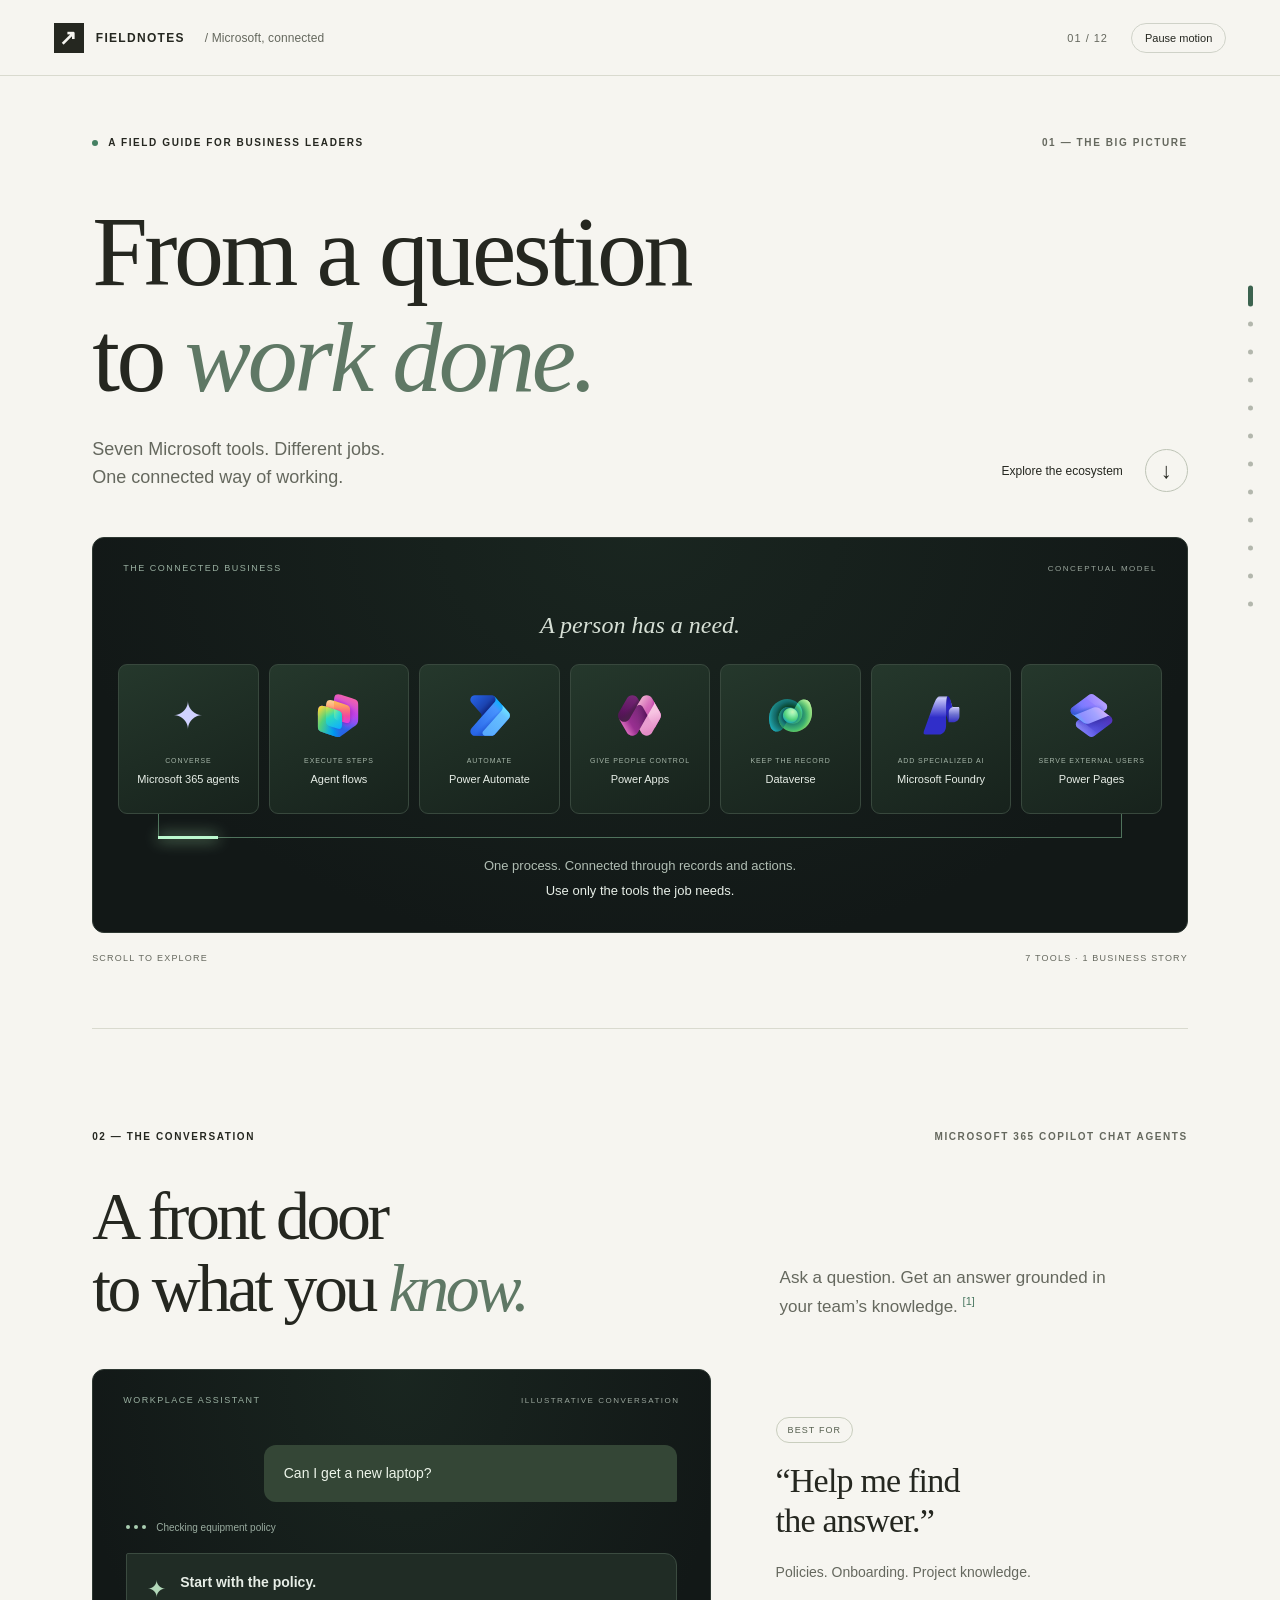
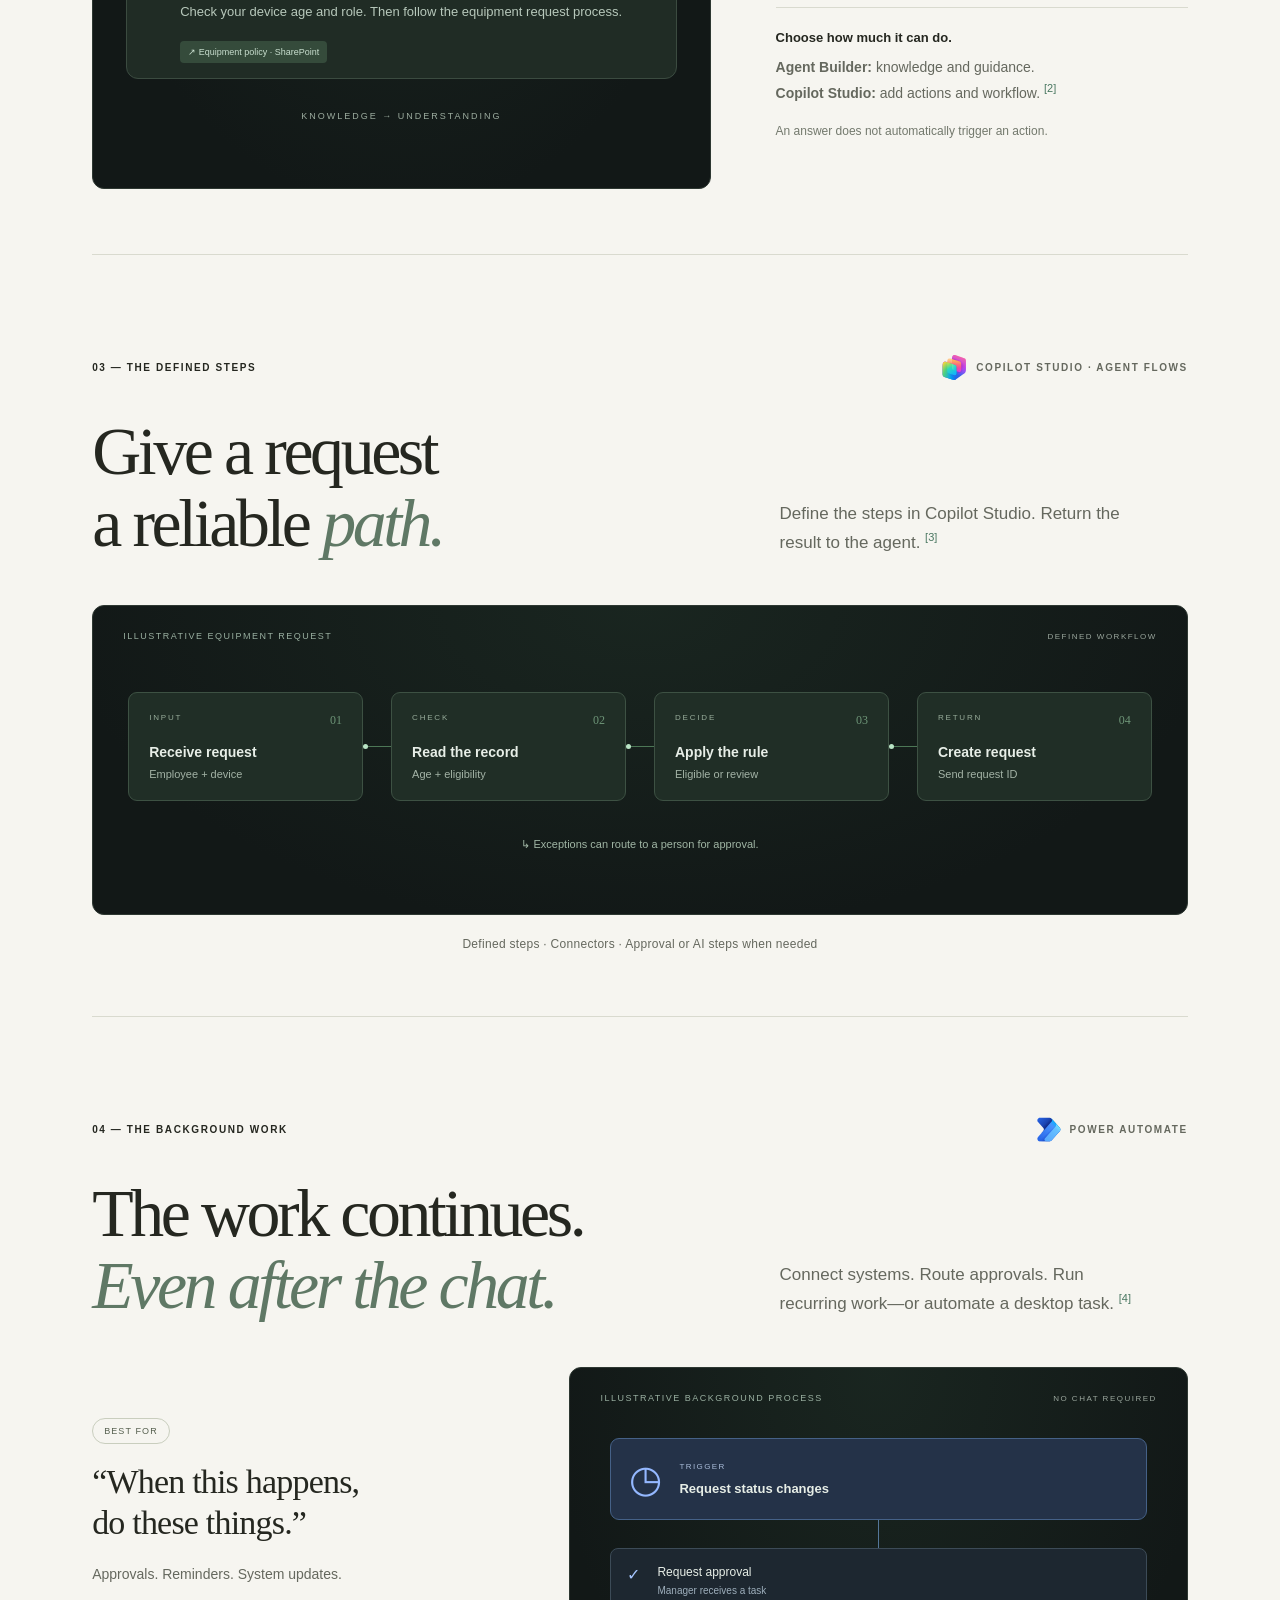
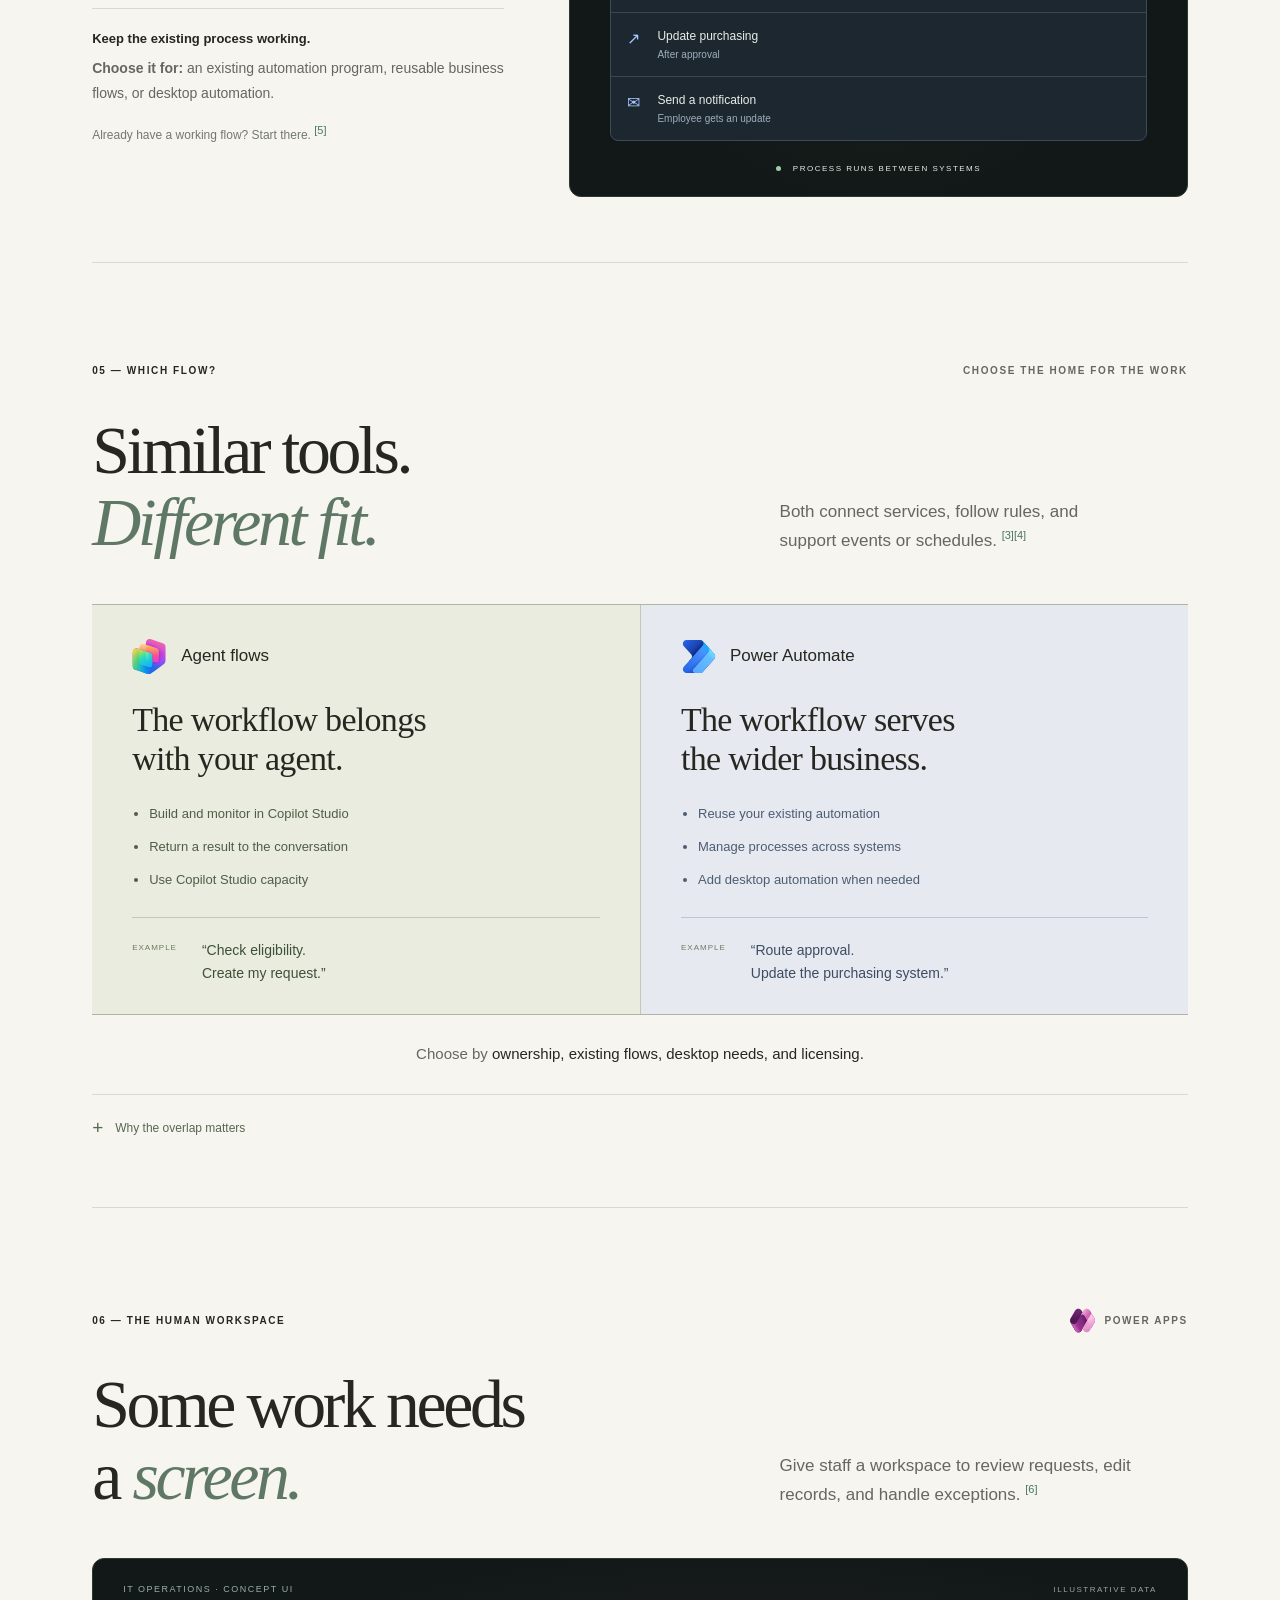
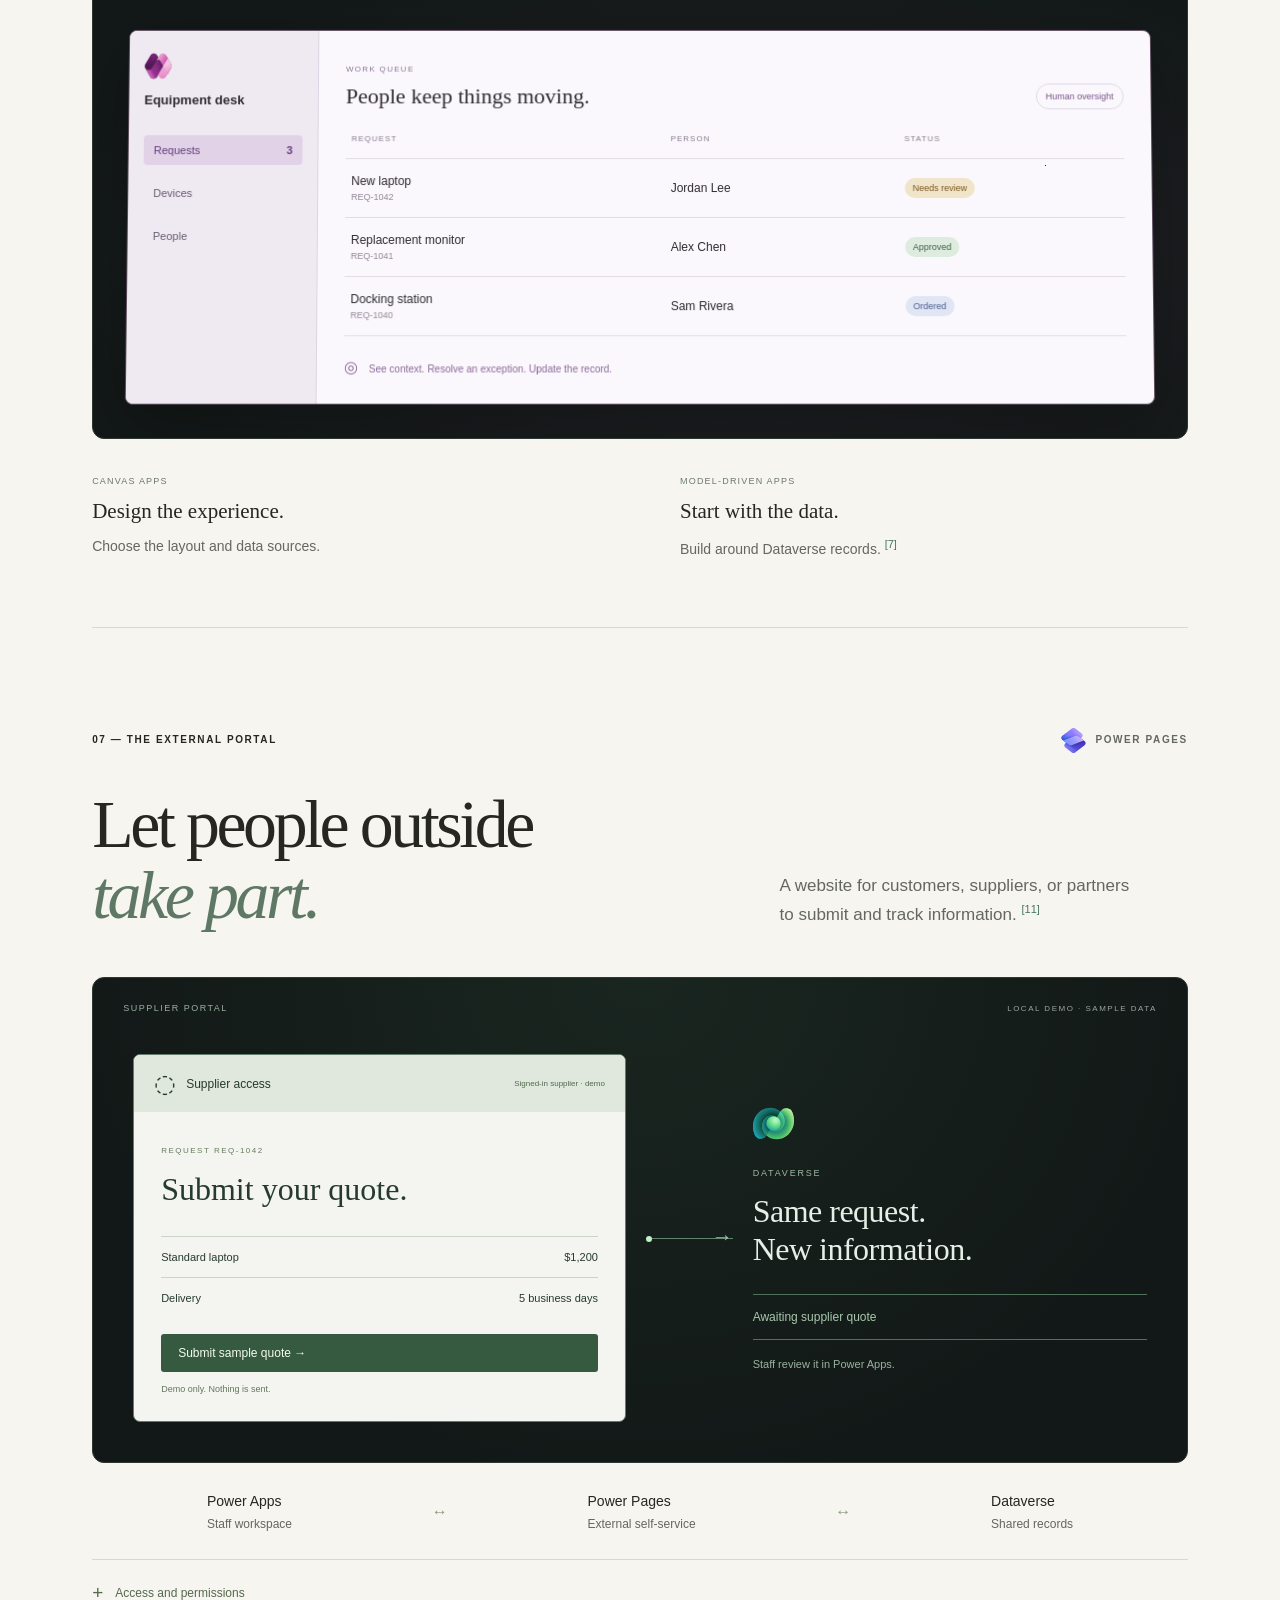
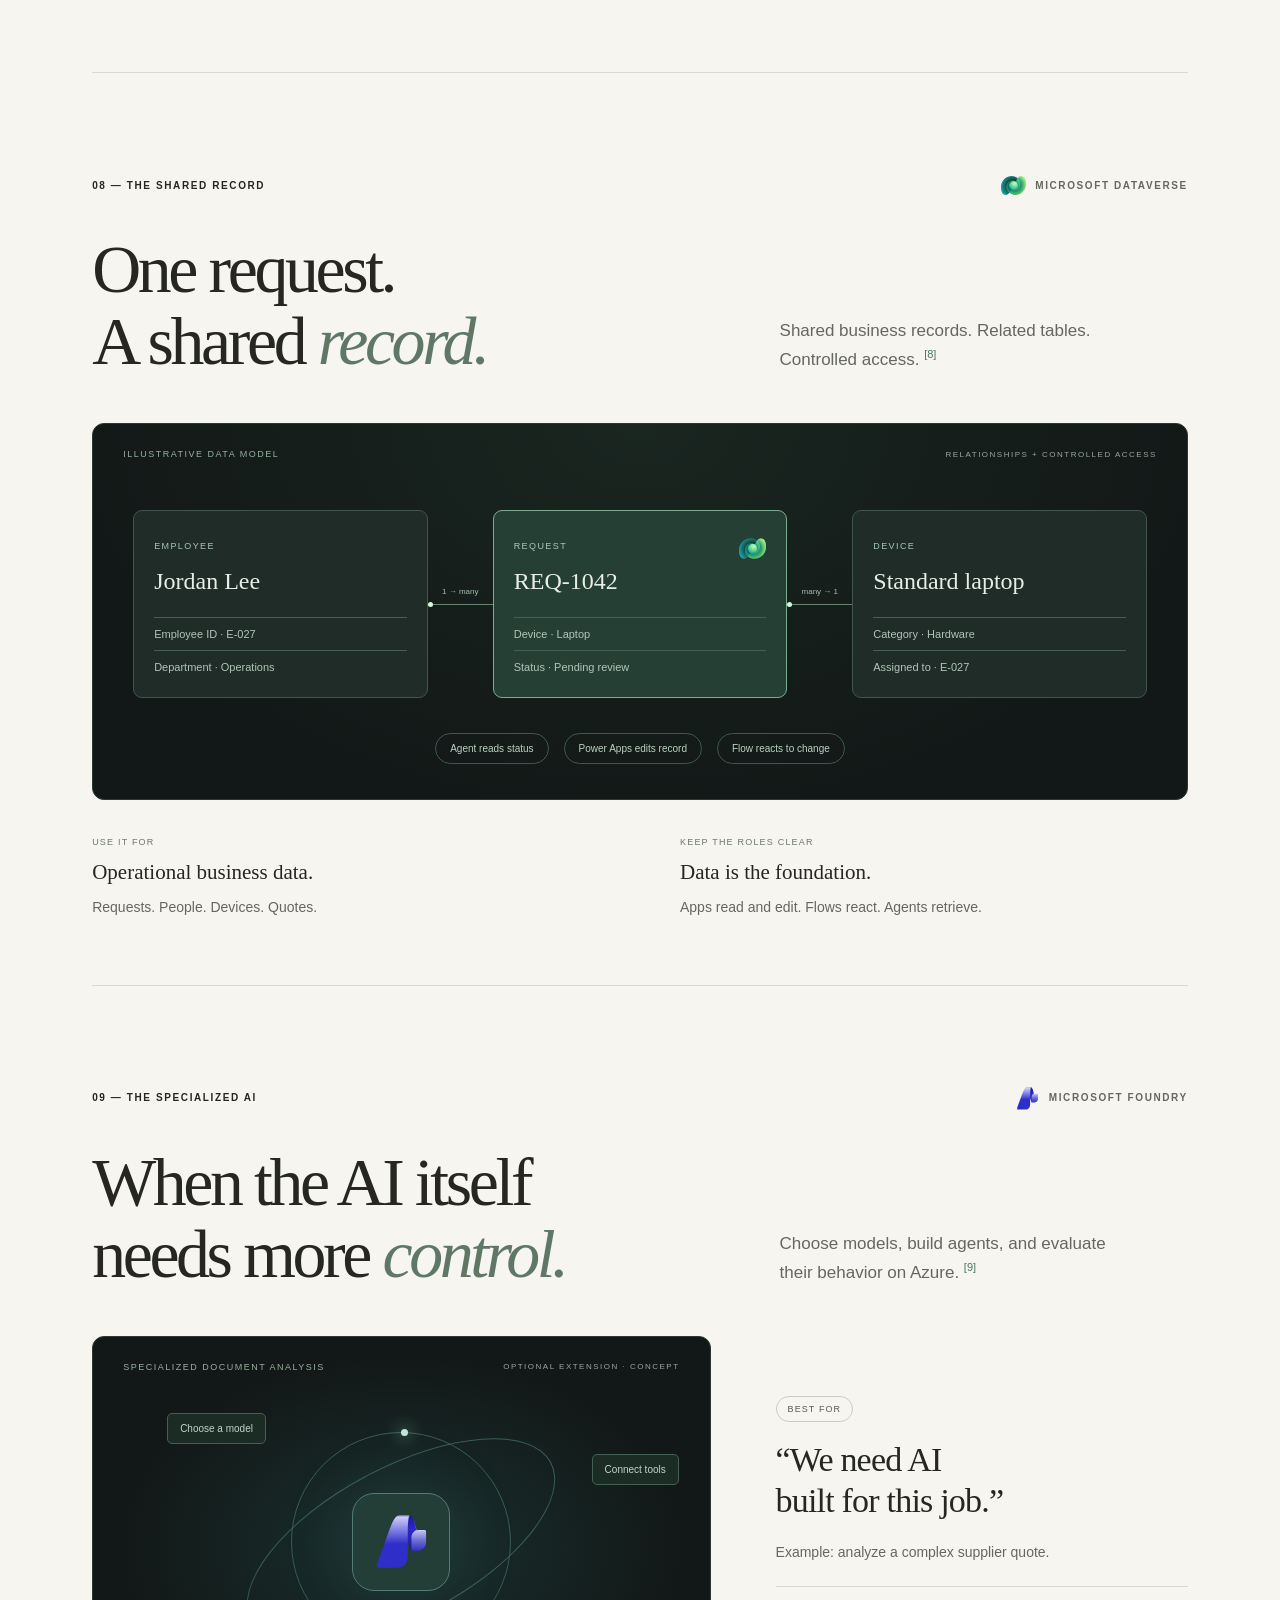
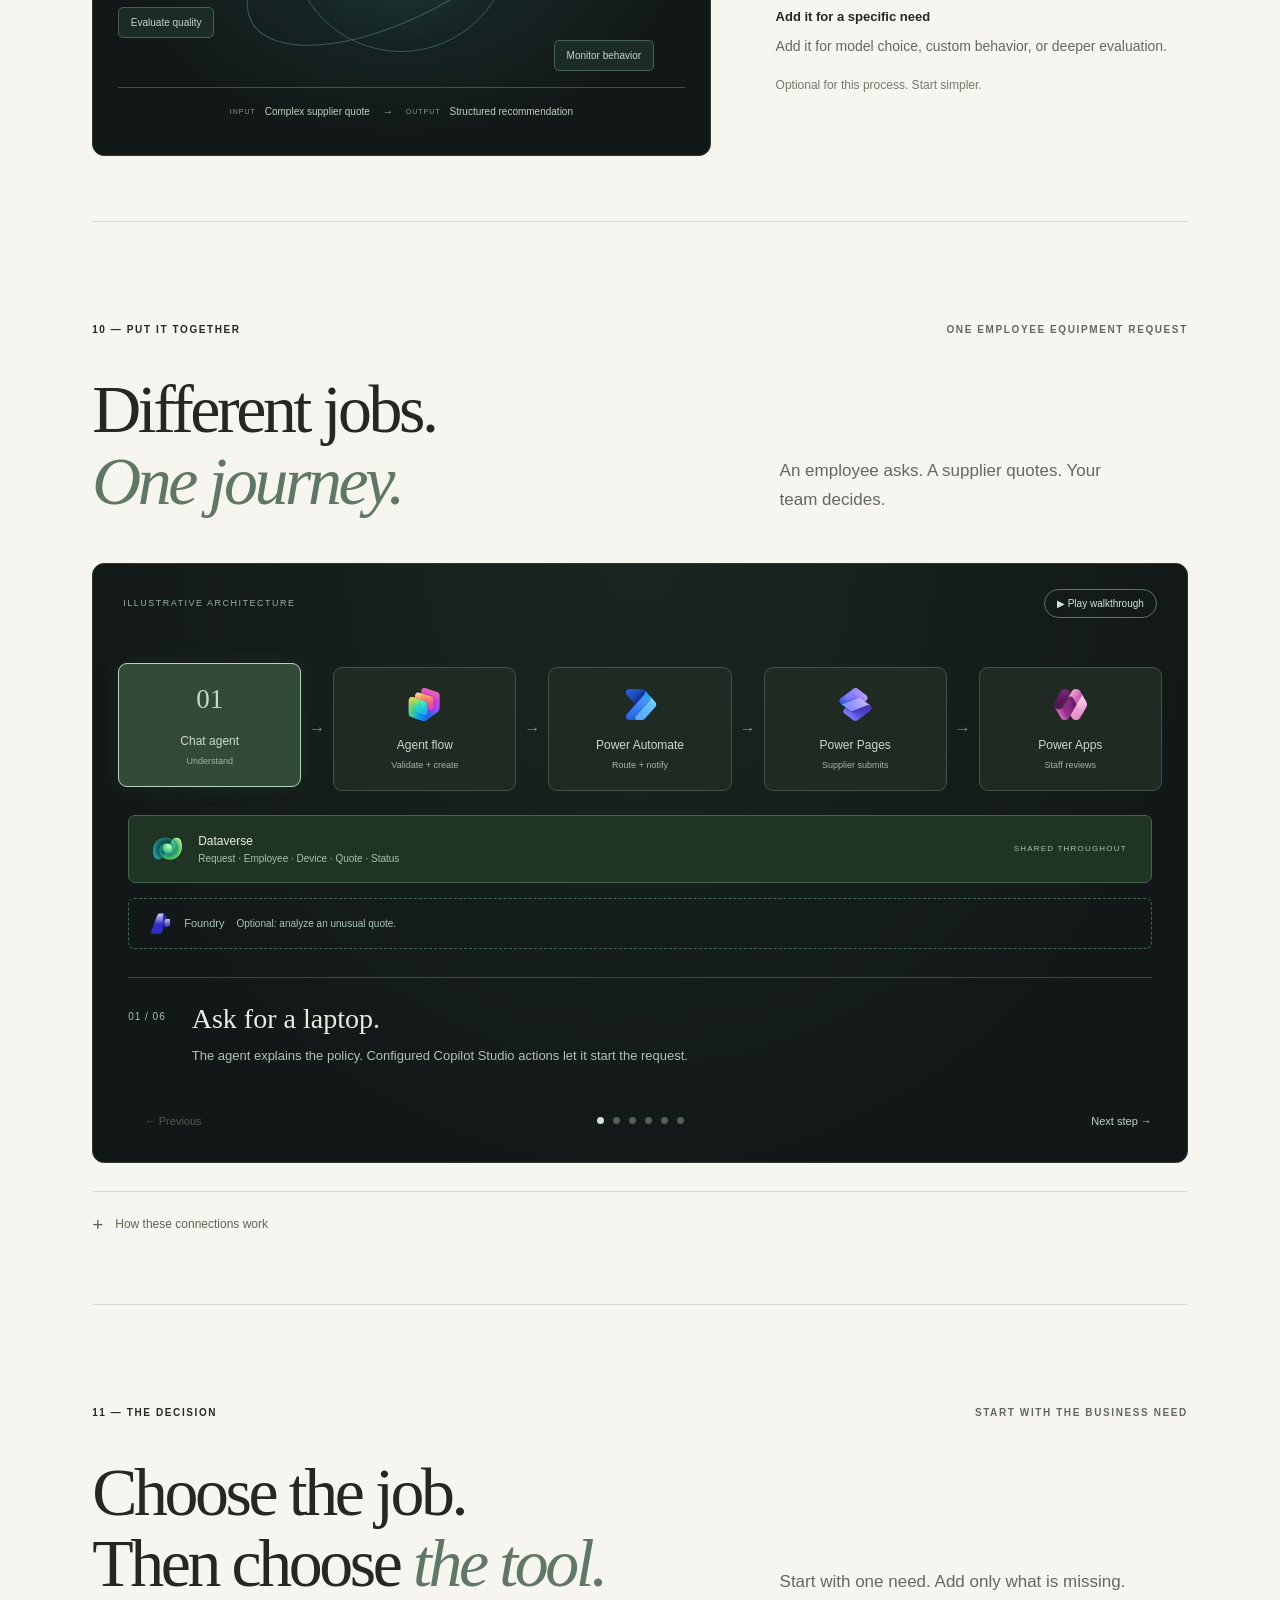
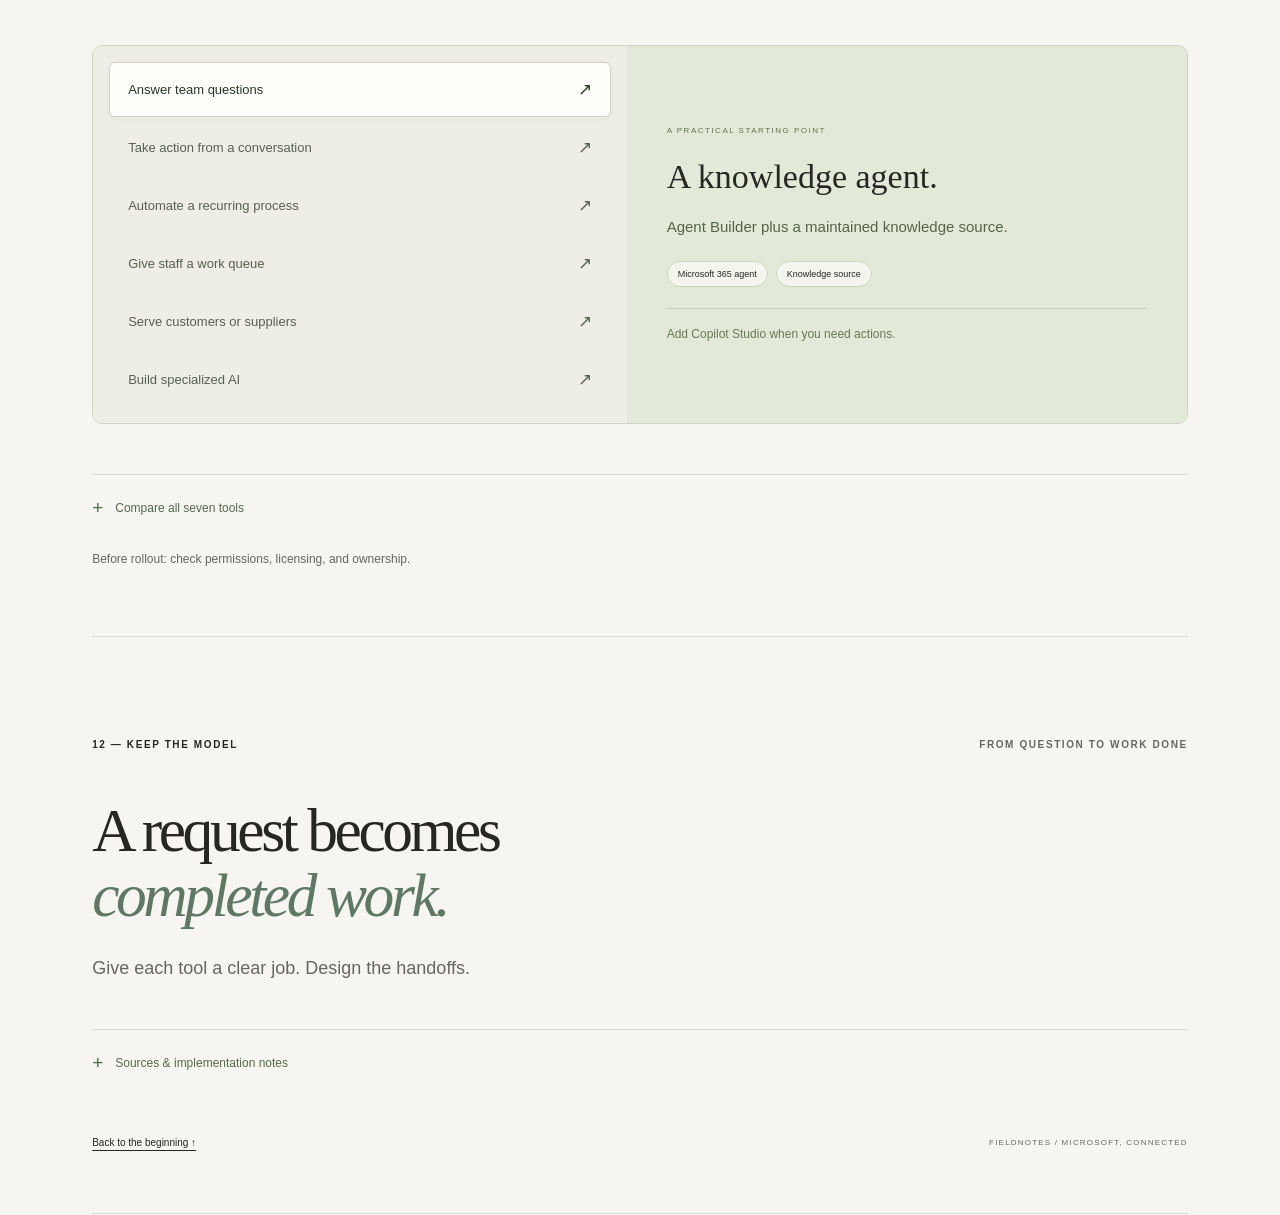
<file: skills/scrolling-presentations/assets/microsoft-example/index.html>
<!doctype html>
<html lang="en">
<head><meta charset="utf-8"><meta name="viewport" content="width=device-width,initial-scale=1"><meta name="theme-color" content="#f6f5f0"><title>From a question to work done · Microsoft, connected</title><link rel="stylesheet" href="style.css"><link rel="stylesheet" href="revision.css"><script src="app.js" defer></script></head>
<body>
<a class="skip" href="#main">Skip to presentation</a>
<header class="topbar"><a class="brand" href="#intro"><span class="brand-mark" aria-hidden="true">↗</span> FIELDNOTES <span class="brand-sub">/ Microsoft, connected</span></a><div class="toolbar"><span id="chapter-count">01 / 12</span><button id="motion" aria-pressed="false">Pause motion</button></div><div class="reading-progress" id="progress"></div></header>
<nav class="chapter-nav" aria-label="Chapters"></nav>
<main id="main">
<section id="intro" class="chapter hero" data-title="The big picture">
 <div class="eyebrow"><span class="tiny-dot"></span> A FIELD GUIDE FOR BUSINESS LEADERS <span>01 — THE BIG PICTURE</span></div>
 <h1>From a question<br>to <em>work done.</em></h1>
 <div class="hero-bottom"><p>Seven Microsoft tools. Different jobs.<br>One connected way of working.</p><a class="round-link" href="#agents">Explore the ecosystem <span>↓</span></a></div>
 <div class="stage ecosystem reveal" aria-label="Seven complementary roles: Power Pages serves external users; agents converse, agent flows execute steps, Power Automate automates, Power Apps gives people a workspace, Dataverse stores records, Foundry adds specialized AI.">
  <div class="stage-meta"><span>THE CONNECTED BUSINESS</span><span class="live-label">CONCEPTUAL MODEL</span></div>
  <div class="orbit-label">A person has a need.</div>
  <div class="eco-grid">
   <a href="#agents" class="eco-node n1"><span class="symbol chat-symbol">✦</span><small>CONVERSE</small><strong>Microsoft 365 agents</strong></a>
   <a href="#agent-flows" class="eco-node n2"><img src="assets/studio.svg" alt=""><small>EXECUTE STEPS</small><strong>Agent flows</strong></a>
   <a href="#automate" class="eco-node n3"><img src="assets/automate.svg" alt=""><small>AUTOMATE</small><strong>Power Automate</strong></a>
   <a href="#apps" class="eco-node n4"><img src="assets/apps.svg" alt=""><small>GIVE PEOPLE CONTROL</small><strong>Power Apps</strong></a>
   <a href="#data" class="eco-node n5"><img src="assets/dataverse.svg" alt=""><small>KEEP THE RECORD</small><strong>Dataverse</strong></a>
   <a href="#foundry" class="eco-node n6"><img src="assets/foundry.svg" alt=""><small>ADD SPECIALIZED AI</small><strong>Microsoft Foundry</strong></a>
   <a href="#pages" class="eco-node n7"><img src="assets/pages.svg" alt=""><small>SERVE EXTERNAL USERS</small><strong>Power Pages</strong></a>
  </div>
  <div class="eco-line"><span></span></div><p class="stage-caption">One process. Connected through records and actions.<br><b>Use only the tools the job needs.</b></p>
 </div>
 <div class="section-footer"><span>SCROLL TO EXPLORE</span><span>7 TOOLS · 1 BUSINESS STORY</span></div>
</section>

<section id="agents" class="chapter" data-title="Chat agents">
 <div class="eyebrow">02 — THE CONVERSATION <span>MICROSOFT 365 COPILOT CHAT AGENTS</span></div>
 <div class="chapter-heading"><h2>A front door<br>to what you <em>know.</em></h2><p>Ask a question. Get an answer grounded in your team’s knowledge. <a class="source" href="#source-agents">[1]</a></p></div>
 <div class="split-demo">
  <div class="stage chat-stage reveal"><div class="stage-meta"><span>WORKPLACE ASSISTANT</span><span>ILLUSTRATIVE CONVERSATION</span></div><div class="chat-stream"><div class="message user-message">Can I get a new laptop?</div><div class="thinking"><i></i><i></i><i></i><span>Checking equipment policy</span></div><div class="message agent-message"><span class="assistant-star">✦</span><div><strong>Start with the policy.</strong><p>Check your device age and role. Then follow the equipment request process.</p><span class="citation-chip">↗ Equipment policy · SharePoint</span></div></div><div class="chat-takeaway">KNOWLEDGE → UNDERSTANDING</div></div></div>
  <div class="explanation"><span class="pill">BEST FOR</span><h3>“Help me find<br>the answer.”</h3><p>Policies. Onboarding. Project knowledge.</p><div class="rule"></div><h4>Choose how much it can do.</h4><p><b>Agent Builder:</b> knowledge and guidance.<br><b>Copilot Studio:</b> add actions and workflow. <a class="source" href="#source-builder">[2]</a></p><p class="aside">An answer does not automatically trigger an action.</p></div>
 </div>
</section>

<section id="agent-flows" class="chapter" data-title="Agent flows">
 <div class="eyebrow">03 — THE DEFINED STEPS <span><img src="assets/studio.svg" alt=""> COPILOT STUDIO · AGENT FLOWS</span></div>
 <div class="chapter-heading"><h2>Give a request<br>a reliable <em>path.</em></h2><p>Define the steps in Copilot Studio. Return the result to the agent. <a class="source" href="#source-flows">[3]</a></p></div>
 <div class="stage flow-stage reveal"><div class="stage-meta"><span>ILLUSTRATIVE EQUIPMENT REQUEST</span><span>DEFINED WORKFLOW</span></div><div class="flow-rail"><div class="flow-node"><span class="step-icon">01</span><small>INPUT</small><strong>Receive request</strong><p>Employee + device</p></div><div class="flow-connector"></div><div class="flow-node"><span class="step-icon">02</span><small>CHECK</small><strong>Read the record</strong><p>Age + eligibility</p></div><div class="flow-connector"></div><div class="flow-node"><span class="step-icon">03</span><small>DECIDE</small><strong>Apply the rule</strong><p>Eligible or review</p></div><div class="flow-connector"></div><div class="flow-node"><span class="step-icon">04</span><small>RETURN</small><strong>Create request</strong><p>Send request ID</p></div></div><div class="branch-note">↳ Exceptions can route to a person for approval.</div></div>
 <p class="diagram-footnote">Defined steps · Connectors · Approval or AI steps when needed</p>
</section>

<section id="automate" class="chapter" data-title="Power Automate">
 <div class="eyebrow">04 — THE BACKGROUND WORK <span><img src="assets/automate.svg" alt=""> POWER AUTOMATE</span></div>
 <div class="chapter-heading"><h2>The work continues.<br><em>Even after the chat.</em></h2><p>Connect systems. Route approvals. Run recurring work—or automate a desktop task. <a class="source" href="#source-automate">[4]</a></p></div>
 <div class="split-demo reverse"><div class="explanation"><span class="pill">BEST FOR</span><h3>“When this happens,<br>do these things.”</h3><p>Approvals. Reminders. System updates.</p><div class="rule"></div><h4>Keep the existing process working.</h4><p><b>Choose it for:</b> an existing automation program, reusable business flows, or desktop automation.</p><p class="aside">Already have a working flow? Start there. <a class="source" href="#source-reuse">[5]</a></p></div>
 <div class="stage automation-stage reveal"><div class="stage-meta"><span>ILLUSTRATIVE BACKGROUND PROCESS</span><span>NO CHAT REQUIRED</span></div><div class="trigger-card"><span class="clock-icon">◷</span><div><small>TRIGGER</small><strong>Request status changes</strong></div></div><div class="vertical-line"></div><div class="automation-actions"><div><span>✓</span><strong>Request approval</strong><small>Manager receives a task</small></div><div><span>↗</span><strong>Update purchasing</strong><small>After approval</small></div><div><span>✉</span><strong>Send a notification</strong><small>Employee gets an update</small></div></div><div class="background-label"><i></i> PROCESS RUNS BETWEEN SYSTEMS</div></div></div>
</section>


<section id="flow-choice" class="chapter" data-title="Which flow?">
 <div class="eyebrow">05 — WHICH FLOW? <span>CHOOSE THE HOME FOR THE WORK</span></div>
 <div class="chapter-heading"><h2>Similar tools.<br><em>Different fit.</em></h2><p>Both connect services, follow rules, and support events or schedules. <a class="source" href="#source-flows">[3]</a><a class="source" href="#source-automate">[4]</a></p></div>
 <div class="flow-comparison reveal">
  <article class="flow-option"><div class="option-brand"><img src="assets/studio.svg" alt=""><h3>Agent flows</h3></div><p class="option-thesis">The workflow belongs<br>with your agent.</p><ul><li>Build and monitor in Copilot Studio</li><li>Return a result to the conversation</li><li>Use Copilot Studio capacity</li></ul><div class="option-example"><small>EXAMPLE</small><p>“Check eligibility.<br>Create my request.”</p></div></article>
  <article class="flow-option"><div class="option-brand"><img src="assets/automate.svg" alt=""><h3>Power Automate</h3></div><p class="option-thesis">The workflow serves<br>the wider business.</p><ul><li>Reuse your existing automation</li><li>Manage processes across systems</li><li>Add desktop automation when needed</li></ul><div class="option-example"><small>EXAMPLE</small><p>“Route approval.<br>Update the purchasing system.”</p></div></article>
 </div>
 <p class="comparison-verdict">Choose by <b>ownership, existing flows, desktop needs, and licensing.</b></p>
 <details class="presenter-notes"><summary>Why the overlap matters</summary><div><p>Agent flows are closely related to Power Automate cloud flows. The decision is often where you author and manage the workflow and which capacity or licensing model pays for it. Power Automate includes desktop automation; agent flows focus on the Copilot Studio workflow experience.</p><p>Both can run without a chat. An agent flow does not mean the AI invents every step. Power Automate can also participate in agent solutions. Reuse an appropriate existing flow before duplicating it.</p><p>Microsoft supports converting a solution-aware Power Automate cloud flow to an agent flow. This changes billing to Copilot Studio capacity and is currently one-way. Compare your actual licensing and usage before converting. <a href="https://learn.microsoft.com/en-us/microsoft-copilot-studio/flows-overview">Microsoft’s conversion guidance ↗</a></p></div></details>
</section>

<section id="apps" class="chapter" data-title="Power Apps">
 <div class="eyebrow">06 — THE HUMAN WORKSPACE <span><img src="assets/apps.svg" alt=""> POWER APPS</span></div>
 <div class="chapter-heading"><h2>Some work needs<br>a <em>screen.</em></h2><p>Give staff a workspace to review requests, edit records, and handle exceptions. <a class="source" href="#source-apps">[6]</a></p></div>
 <div class="stage app-stage reveal"><div class="stage-meta"><span>IT OPERATIONS · CONCEPT UI</span><span>ILLUSTRATIVE DATA</span></div><div class="app-window"><aside class="app-sidebar"><img src="assets/apps.svg" alt=""><b>Equipment desk</b><span class="selected">Requests <b>3</b></span><span>Devices</span><span>People</span></aside><div class="app-main"><div class="app-title"><div><small>WORK QUEUE</small><h3>People keep things moving.</h3></div><span class="status-badge">Human oversight</span></div><div class="mock-table"><div class="mock-row table-heading"><span>REQUEST</span><span>PERSON</span><span>STATUS</span></div><div class="mock-row"><span>New laptop <small>REQ-1042</small></span><span>Jordan Lee</span><span class="status review">Needs review</span></div><div class="mock-row"><span>Replacement monitor <small>REQ-1041</small></span><span>Alex Chen</span><span class="status approved">Approved</span></div><div class="mock-row"><span>Docking station <small>REQ-1040</small></span><span>Sam Rivera</span><span class="status ordered">Ordered</span></div></div><div class="human-note"><span>◎</span> See context. Resolve an exception. Update the record.</div></div></div></div>
 <div class="two-notes"><div><span>CANVAS APPS</span><h3>Design the experience.</h3><p>Choose the layout and data sources.</p></div><div><span>MODEL-DRIVEN APPS</span><h3>Start with the data.</h3><p>Build around Dataverse records. <a class="source" href="#source-app-types">[7]</a></p></div></div>
</section>


<section id="pages" class="chapter" data-title="Power Pages">
 <div class="eyebrow">07 — THE EXTERNAL PORTAL <span><img src="assets/pages.svg" alt=""> POWER PAGES</span></div>
 <div class="chapter-heading"><h2>Let people outside<br><em>take part.</em></h2><p>A website for customers, suppliers, or partners to submit and track information. <a class="source" href="#source-pages">[11]</a></p></div>
 <div class="stage pages-stage reveal"><div class="stage-meta"><span>SUPPLIER PORTAL</span><span>LOCAL DEMO · SAMPLE DATA</span></div><div class="portal-scene"><div class="portal-window"><div class="portal-bar"><span>◌</span> Supplier access <small>Signed-in supplier · demo</small></div><div class="portal-content"><small>REQUEST REQ-1042</small><h3>Submit your quote.</h3><div class="quote-line"><span>Standard laptop</span><strong>$1,200</strong></div><div class="quote-line"><span>Delivery</span><strong>5 business days</strong></div><button id="submit-quote">Submit sample quote →</button><p id="portal-feedback" aria-live="polite">Demo only. Nothing is sent.</p></div></div><div class="portal-bridge" aria-hidden="true"><span>→</span></div><div class="portal-record"><img src="assets/dataverse.svg" alt=""><small>DATAVERSE</small><h3>Same request.<br>New information.</h3><div class="record-status" id="quote-status" aria-live="polite">Awaiting supplier quote</div><p>Staff review it in Power Apps.</p></div></div></div>
 <div class="audience-split"><p><b>Power Apps</b><span>Staff workspace</span></p><span>↔</span><p><b>Power Pages</b><span>External self-service</span></p><span>↔</span><p><b>Dataverse</b><span>Shared records</span></p></div>
 <details class="presenter-notes"><summary>Access and permissions</summary><div><p>This is a typical audience split, not an absolute product boundary. Power Pages supports external-facing sites; Power Apps is commonly the staff’s operational app. Configure authentication, web roles, and table permissions so each visitor sees only the records they are allowed to access. A shared data store does not mean every user shares the same access. <a href="https://learn.microsoft.com/en-us/power-pages/security/table-permissions">Table permissions ↗</a></p></div></details>
</section>

<section id="data" class="chapter" data-title="Dataverse">
 <div class="eyebrow">08 — THE SHARED RECORD <span><img src="assets/dataverse.svg" alt=""> MICROSOFT DATAVERSE</span></div>
 <div class="chapter-heading"><h2>One request.<br>A shared <em>record.</em></h2><p>Shared business records. Related tables. Controlled access. <a class="source" href="#source-data">[8]</a></p></div>
 <div class="stage data-stage reveal"><div class="stage-meta"><span>ILLUSTRATIVE DATA MODEL</span><span>RELATIONSHIPS + CONTROLLED ACCESS</span></div><div class="database-map"><div class="entity"><small>EMPLOYEE</small><h3>Jordan Lee</h3><span>Employee ID · E-027</span><span>Department · Operations</span></div><div class="data-wire"><span>1 → many</span></div><div class="entity central"><img src="assets/dataverse.svg" alt=""><small>REQUEST</small><h3>REQ-1042</h3><span>Device · Laptop</span><span class="changing-status">Status · Pending review</span></div><div class="data-wire"><span>many → 1</span></div><div class="entity"><small>DEVICE</small><h3>Standard laptop</h3><span>Category · Hardware</span><span>Assigned to · E-027</span></div></div><div class="data-consumers"><span>Agent reads status</span><span>Power Apps edits record</span><span>Flow reacts to change</span></div></div>
 <div class="two-notes"><div><span>USE IT FOR</span><h3>Operational business data.</h3><p>Requests. People. Devices. Quotes.</p></div><div><span>KEEP THE ROLES CLEAR</span><h3>Data is the foundation.</h3><p>Apps read and edit. Flows react. Agents retrieve.</p></div></div>
</section>

<section id="foundry" class="chapter" data-title="Foundry">
 <div class="eyebrow">09 — THE SPECIALIZED AI <span><img src="assets/foundry.svg" alt=""> MICROSOFT FOUNDRY</span></div>
 <div class="chapter-heading"><h2>When the AI itself<br>needs more <em>control.</em></h2><p>Choose models, build agents, and evaluate their behavior on Azure. <a class="source" href="#source-foundry">[9]</a></p></div>
 <div class="split-demo"><div class="stage foundry-stage reveal"><div class="stage-meta"><span>SPECIALIZED DOCUMENT ANALYSIS</span><span>OPTIONAL EXTENSION · CONCEPT</span></div><div class="foundry-core"><div class="orbital orbit-one"></div><div class="orbital orbit-two"></div><div class="foundry-icon"><img src="assets/foundry.svg" alt="Microsoft Foundry"></div><span class="orbit-tag tag-one">Choose a model</span><span class="orbit-tag tag-two">Connect tools</span><span class="orbit-tag tag-three">Evaluate quality</span><span class="orbit-tag tag-four">Monitor behavior</span></div><div class="foundry-output"><span>INPUT</span> Complex supplier quote <b>→</b><span>OUTPUT</span> Structured recommendation</div></div><div class="explanation"><span class="pill">BEST FOR</span><h3>“We need AI<br>built for this job.”</h3><p>Example: analyze a complex supplier quote.</p><div class="rule"></div><h4>Add it for a specific need</h4><p>Add it for model choice, custom behavior, or deeper evaluation.</p><p class="aside">Optional for this process. Start simpler.</p></div></div>
</section>

<section id="connected" class="chapter" data-title="Working together">
 <div class="eyebrow">10 — PUT IT TOGETHER <span>ONE EMPLOYEE EQUIPMENT REQUEST</span></div>
 <div class="chapter-heading"><h2>Different jobs.<br><em>One journey.</em></h2><p>An employee asks. A supplier quotes. Your team decides.</p></div>
 <div class="journey-stage stage reveal"><div class="stage-meta"><span>ILLUSTRATIVE ARCHITECTURE</span><button id="play-story" aria-pressed="false">▶ Play walkthrough</button></div><div class="journey-nodes"><button class="journey-node active" data-step="0" aria-pressed="true"><span>01</span><b>Chat agent</b><small>Understand</small></button><i>→</i><button class="journey-node" data-step="1" aria-pressed="false"><img src="assets/studio.svg" alt=""><b>Agent flow</b><small>Validate + create</small></button><i>→</i><button class="journey-node" data-step="2" aria-pressed="false"><img src="assets/automate.svg" alt=""><b>Power Automate</b><small>Route + notify</small></button><i>→</i><button class="journey-node" data-step="3" aria-pressed="false"><img src="assets/pages.svg" alt=""><b>Power Pages</b><small>Supplier submits</small></button><i>→</i><button class="journey-node" data-step="4" aria-pressed="false"><img src="assets/apps.svg" alt=""><b>Power Apps</b><small>Staff reviews</small></button></div><div class="shared-foundation"><img src="assets/dataverse.svg" alt=""><div><b>Dataverse</b><span>Request · Employee · Device · Quote · Status</span></div><small>SHARED THROUGHOUT</small></div><div class="optional-foundry"><img src="assets/foundry.svg" alt=""><b>Foundry</b><span>Optional: analyze an unusual quote.</span></div><div class="story-description" aria-live="polite"><span id="story-number">01 / 05</span><div><h3 id="story-title">Ask in everyday language.</h3><p id="story-text">The employee asks about a laptop. A knowledge agent explains the policy; a Copilot Studio agent with configured actions can start the request.</p></div></div><div class="story-controls"><button id="previous-step" disabled>← Previous</button><div id="story-dots" aria-label="Walkthrough steps"></div><button id="next-step">Next step →</button></div></div>
 <details class="presenter-notes"><summary>How these connections work</summary><div><p>An agent flow creates the Dataverse request. Power Automate reacts to a record change. Power Pages adds the supplier’s quote. Power Apps gives staff a view of the same request.</p><p>Foundry is an optional custom integration. Copilot Studio’s direct Foundry-agent connection is in preview; support differs by agent experience. All connections need permissions and configuration. <a class="source" href="#source-connect">[10]</a></p></div></details>
</section>

<section id="choose" class="chapter" data-title="Choose your start">
 <div class="eyebrow">11 — THE DECISION <span>START WITH THE BUSINESS NEED</span></div>
 <div class="chapter-heading"><h2>Choose the job.<br>Then choose <em>the tool.</em></h2><p>Start with one need. Add only what is missing.</p></div>
 <div class="chooser reveal"><div class="need-options" role="group" aria-label="Choose a business need"><button class="selected" data-need="knowledge" aria-pressed="true">Answer team questions <span>↗</span></button><button data-need="task" aria-pressed="false">Take action from a conversation <span>↗</span></button><button data-need="process" aria-pressed="false">Automate a recurring process <span>↗</span></button><button data-need="workspace" aria-pressed="false">Give staff a work queue <span>↗</span></button><button data-need="portal" aria-pressed="false">Serve customers or suppliers <span>↗</span></button><button data-need="ai" aria-pressed="false">Build specialized AI <span>↗</span></button></div><div class="recommendation" aria-live="polite"><small>A PRACTICAL STARTING POINT</small><h3 id="recommend-title">A knowledge agent.</h3><p id="recommend-text">Agent Builder plus a maintained knowledge source.</p><div id="recommend-tags"><span>Microsoft 365 agent</span><span>Knowledge source</span></div><p class="recommend-next" id="recommend-next">Add Copilot Studio when you need actions.</p></div></div>
 <details class="presenter-notes"><summary>Compare all seven tools</summary><div class="comparison-wrap"><table class="comparison"><caption>Seven tools at a glance</caption><thead><tr><th>Tool</th><th>Main job</th><th>Typical result</th></tr></thead><tbody><tr><th>Microsoft 365 chat agents</th><td>Help people through conversation</td><td>An answer or guided next step</td></tr><tr><th>Agent flows</th><td>Run defined steps in Copilot Studio</td><td>A completed task and returned result</td></tr><tr><th>Power Automate</th><td>Automate across systems</td><td>A routed, updated, or notified process</td></tr><tr><th>Power Apps</th><td>Give people a business workspace</td><td>A form, queue, or operational app</td></tr><tr><th>Power Pages</th><td>External self-service</td><td>A customer or partner website</td></tr><tr><th>Dataverse</th><td>Manage related business records</td><td>Shared, secured operational data</td></tr><tr><th>Microsoft Foundry</th><td>Build and operate customized AI</td><td>A model-backed capability or agent</td></tr></tbody></table></div></details>
 <p class="decision-note">Before rollout: check permissions, licensing, and ownership.</p>
</section>

<section id="sources" class="chapter closing" data-title="Keep the model">
 <div class="eyebrow">12 — KEEP THE MODEL <span>FROM QUESTION TO WORK DONE</span></div>
 <h2>A request becomes<br><em>completed work.</em></h2>
 <p class="closing-lead">Give each tool a clear job. Design the handoffs.</p>
 <details class="source-panel presenter-notes"><summary>Sources &amp; implementation notes</summary><div><p>Microsoft documentation checked September 24, 2026. Product experiences and preview status can change. The diagrams are explanatory examples, not live Microsoft interfaces.</p><ol class="sources-list"><li id="source-agents"><a href="https://learn.microsoft.com/en-us/microsoft-365/copilot/extensibility/declarative-agent-tool-comparison" target="_blank" rel="noreferrer">Choosing a tool to build Microsoft 365 agents ↗</a></li><li id="source-builder"><a href="https://learn.microsoft.com/en-us/microsoft-365/copilot/extensibility/agent-builder" target="_blank" rel="noreferrer">Agent Builder and when to use Copilot Studio ↗</a></li><li id="source-flows"><a href="https://learn.microsoft.com/en-us/microsoft-copilot-studio/flows-overview" target="_blank" rel="noreferrer">Agent flows: triggers, actions, and capacity ↗</a></li><li id="source-automate"><a href="https://learn.microsoft.com/en-us/power-automate/flow-types" target="_blank" rel="noreferrer">Power Automate: cloud and desktop flows ↗</a></li><li id="source-reuse"><a href="https://learn.microsoft.com/en-us/training/modules/use-agent-flows/" target="_blank" rel="noreferrer">Using agent flows and Power Automate together ↗</a></li><li id="source-apps"><a href="https://learn.microsoft.com/en-us/power-apps/maker/" target="_blank" rel="noreferrer">Power Apps overview ↗</a></li><li id="source-app-types"><a href="https://learn.microsoft.com/en-us/power-apps/maker/model-driven-apps/model-driven-app-overview" target="_blank" rel="noreferrer">Canvas and model-driven apps compared ↗</a></li><li id="source-data"><a href="https://learn.microsoft.com/en-us/power-apps/maker/data-platform/data-platform-intro" target="_blank" rel="noreferrer">What is Dataverse? ↗</a></li><li id="source-foundry"><a href="https://learn.microsoft.com/en-us/azure/foundry/what-is-foundry" target="_blank" rel="noreferrer">What is Microsoft Foundry? ↗</a></li><li id="source-connect"><a href="https://learn.microsoft.com/en-us/microsoft-copilot-studio/authoring-add-other-agents" target="_blank" rel="noreferrer">Connected agents and preview status ↗</a> · <a href="https://learn.microsoft.com/en-us/microsoft-copilot-studio/agents-experience/authoring-add-other-agents" target="_blank" rel="noreferrer">New agent experience ↗</a></li><li id="source-pages"><a href="https://learn.microsoft.com/en-us/power-pages/introduction" target="_blank" rel="noreferrer">Power Pages overview ↗</a> · <a href="https://learn.microsoft.com/en-us/power-pages/security/table-permissions" target="_blank" rel="noreferrer">Table permissions ↗</a></li></ol><div class="asset-credits">Official icons: <a href="https://learn.microsoft.com/en-us/power-platform/guidance/icons">Power Platform</a> · <a href="https://learn.microsoft.com/en-us/azure/architecture/icons/">Azure</a>. Design guidance: <a href="https://fluent2.microsoft.design/color">Fluent color</a> and <a href="https://fluent2.microsoft.design/motion">motion</a>. Icons are used unmodified for educational diagrams. The ✦ conversation symbol is an editorial symbol, not a Microsoft logo. Independent educational presentation; not affiliated with Microsoft.</div></div>
 <p class="decision-note">Foundry supports both configured agents and agents built with custom code; see <a href="https://learn.microsoft.com/en-us/azure/foundry/agents/overview" target="_blank" rel="noreferrer">Foundry Agent Service</a>. Agent flows described here use Copilot Studio’s standard harness / classic experience. The new agent experience currently supports connections to other Copilot Studio agents. The starting-point recommendations are editorial guidance based on the linked documentation.</p></details>
 <footer><a href="#intro">Back to the beginning ↑</a><span>FIELDNOTES / MICROSOFT, CONNECTED</span></footer>
</section>
</main><div id="announcement" class="sr-only" role="status"></div>
</body></html>
</file>
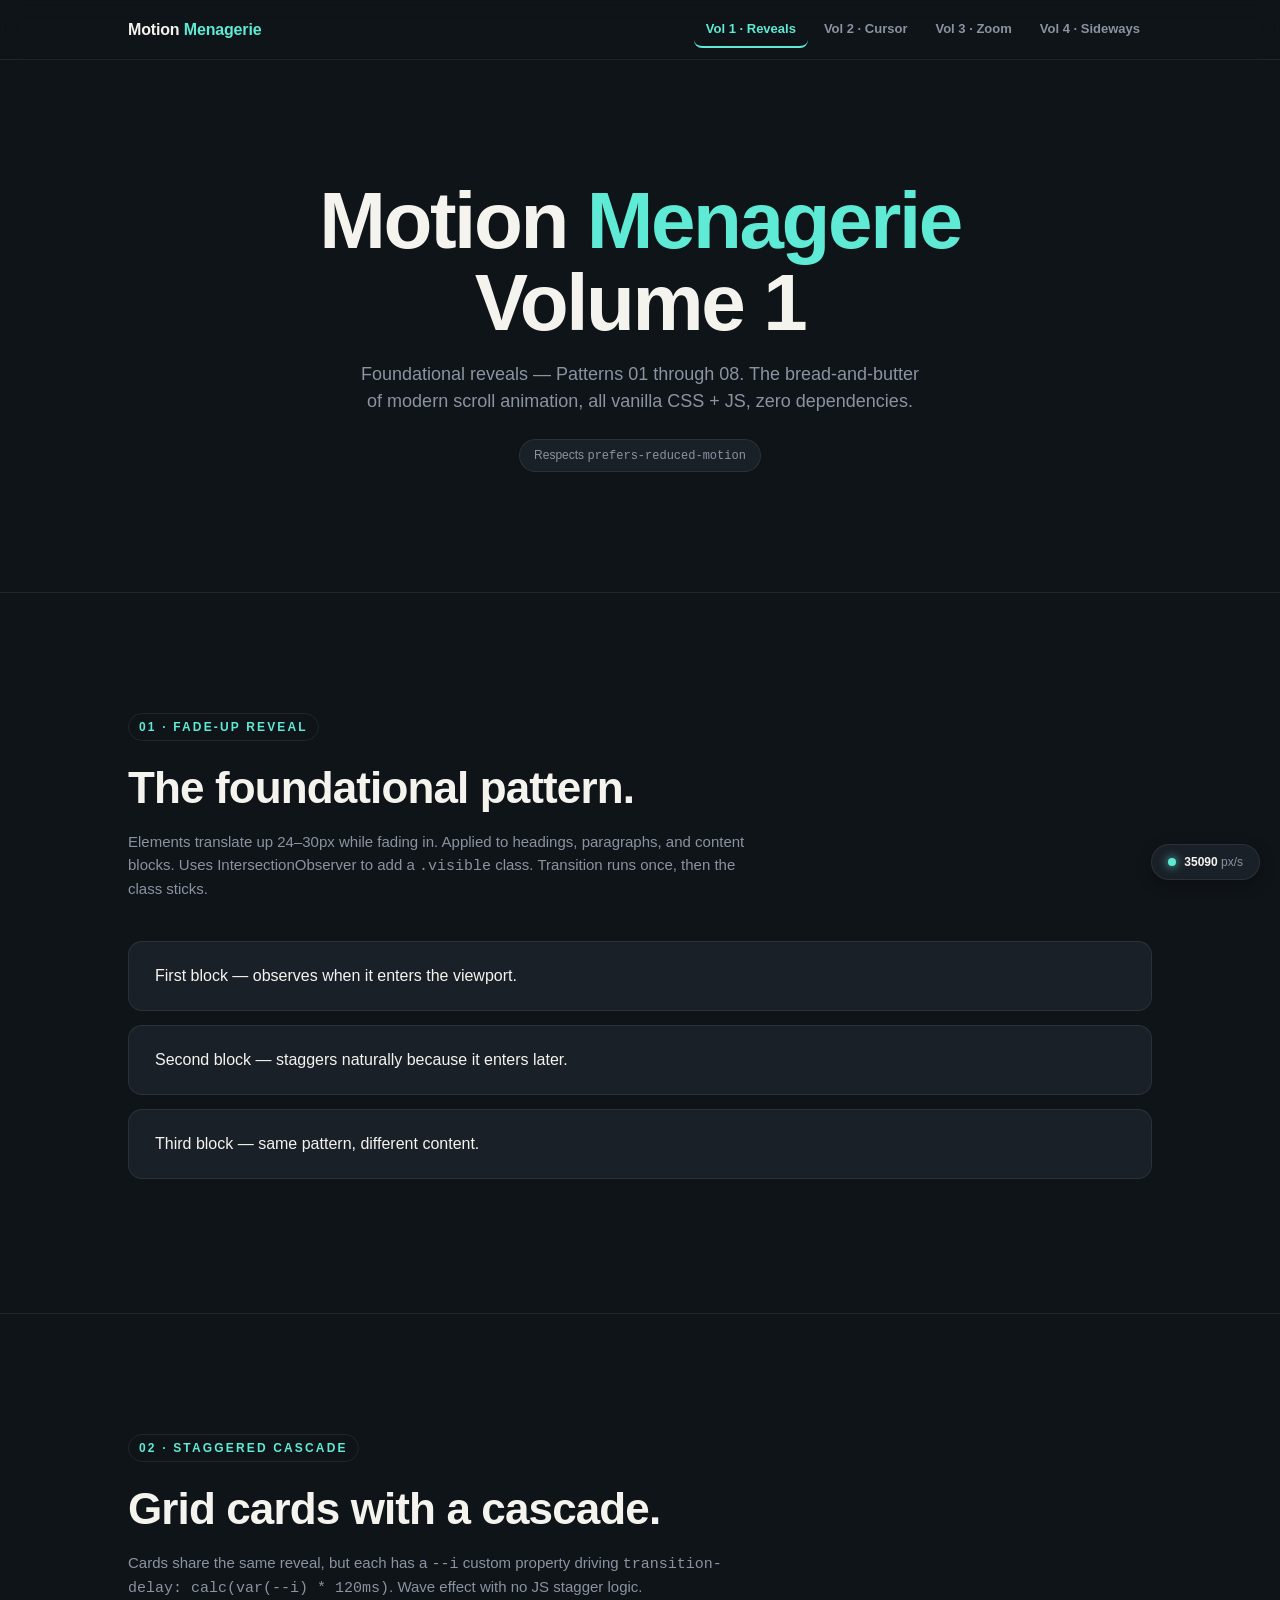
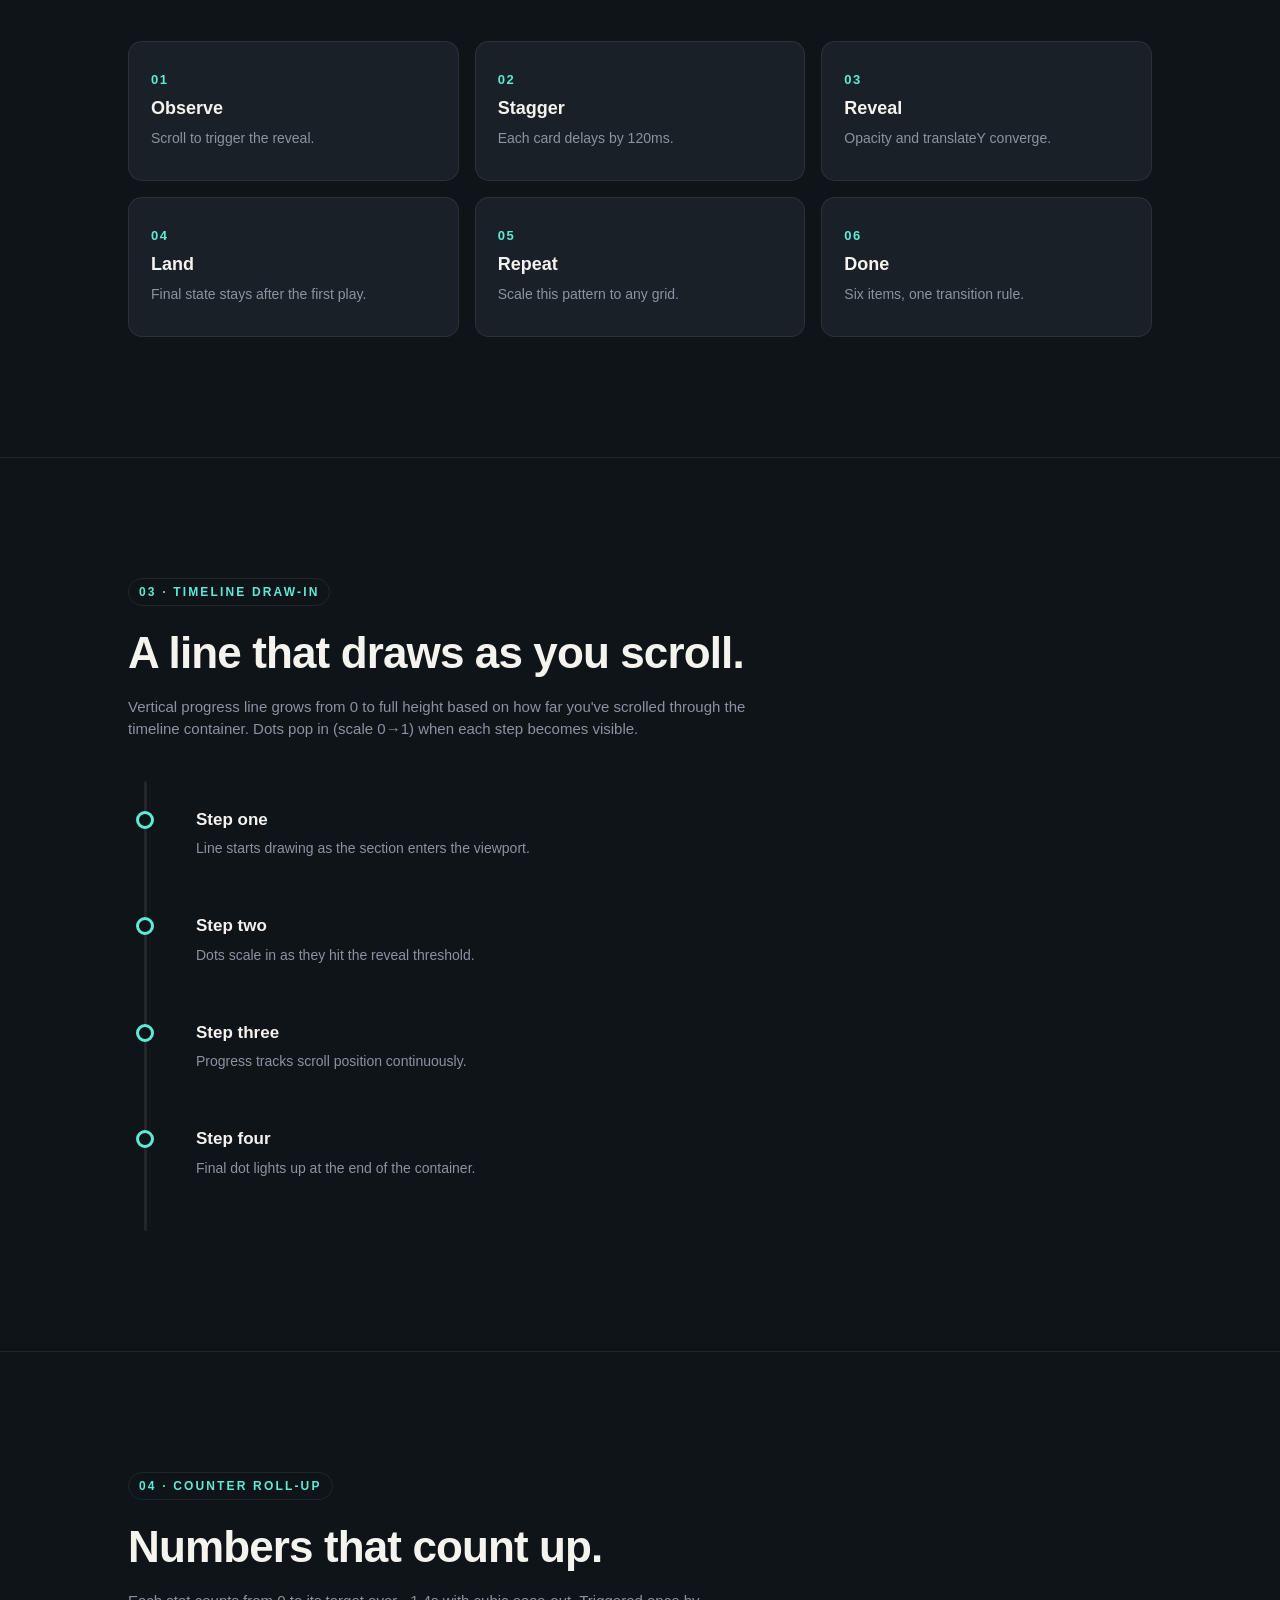
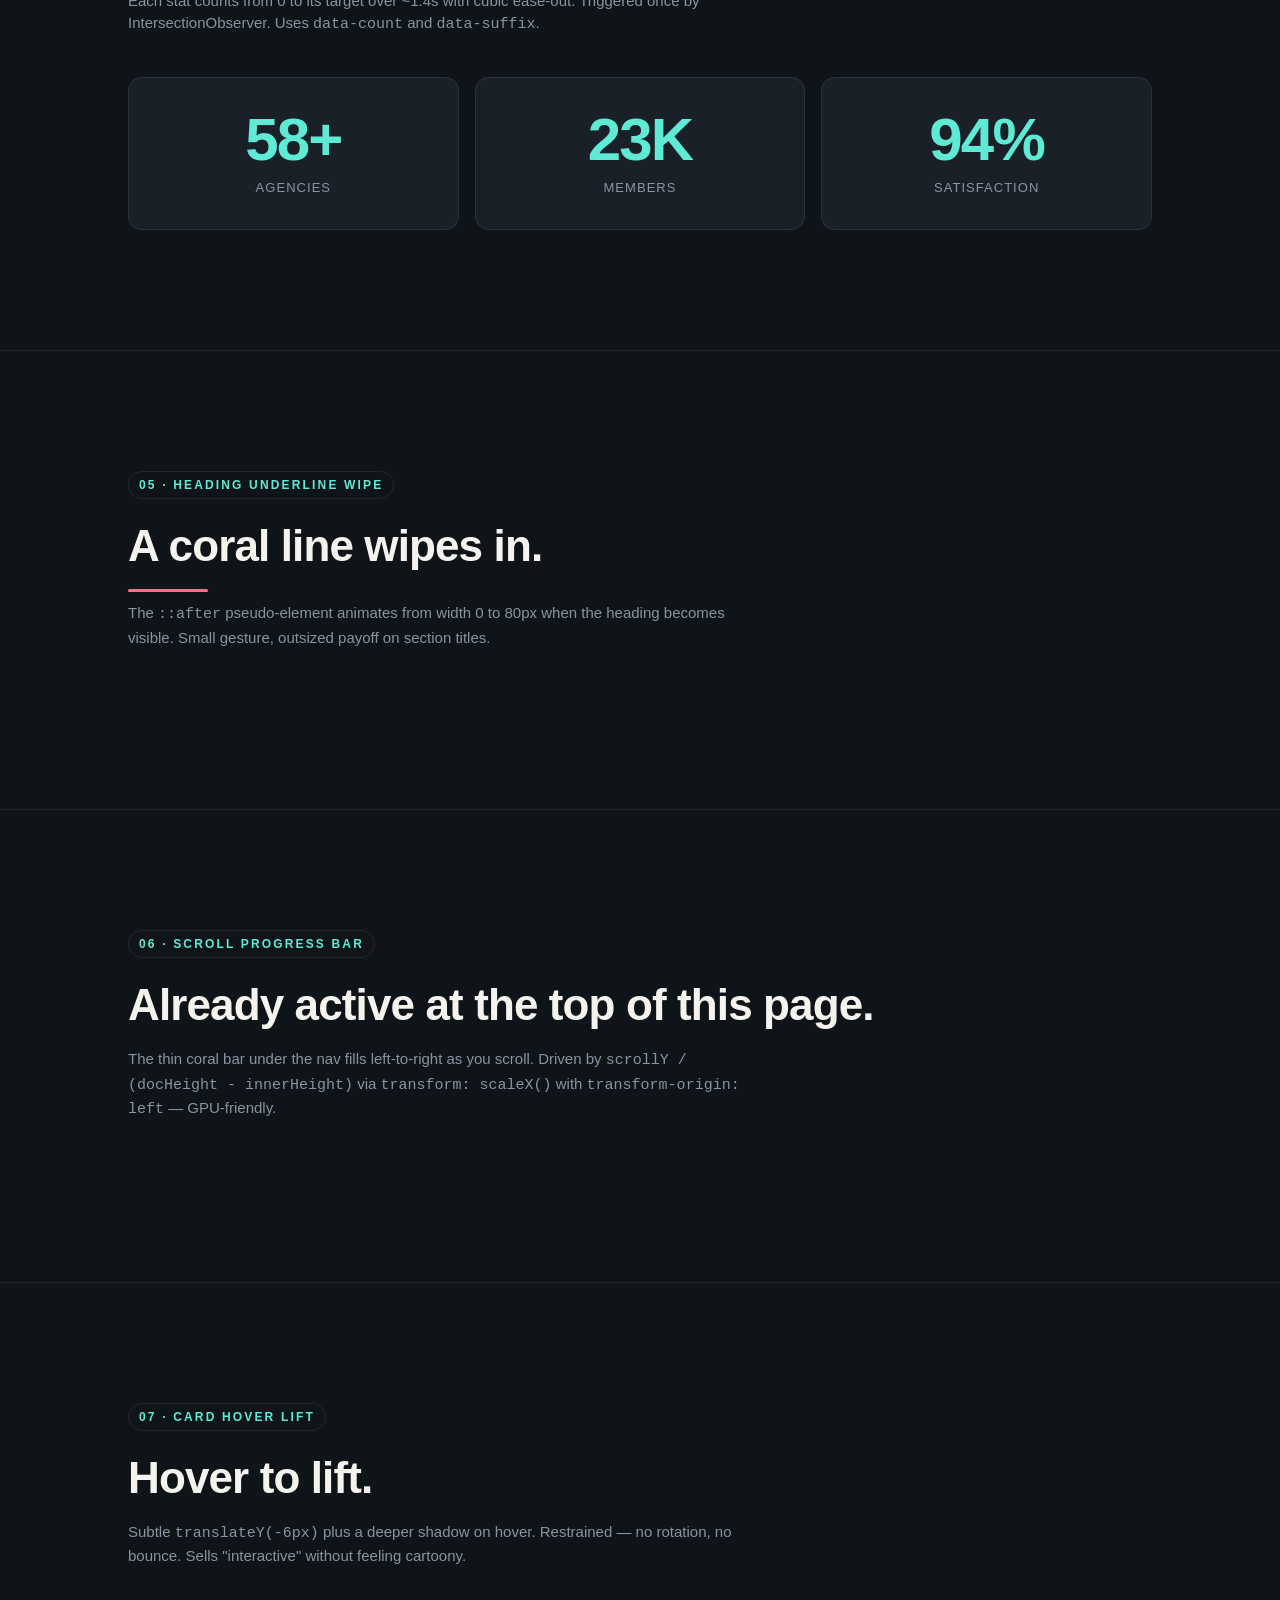
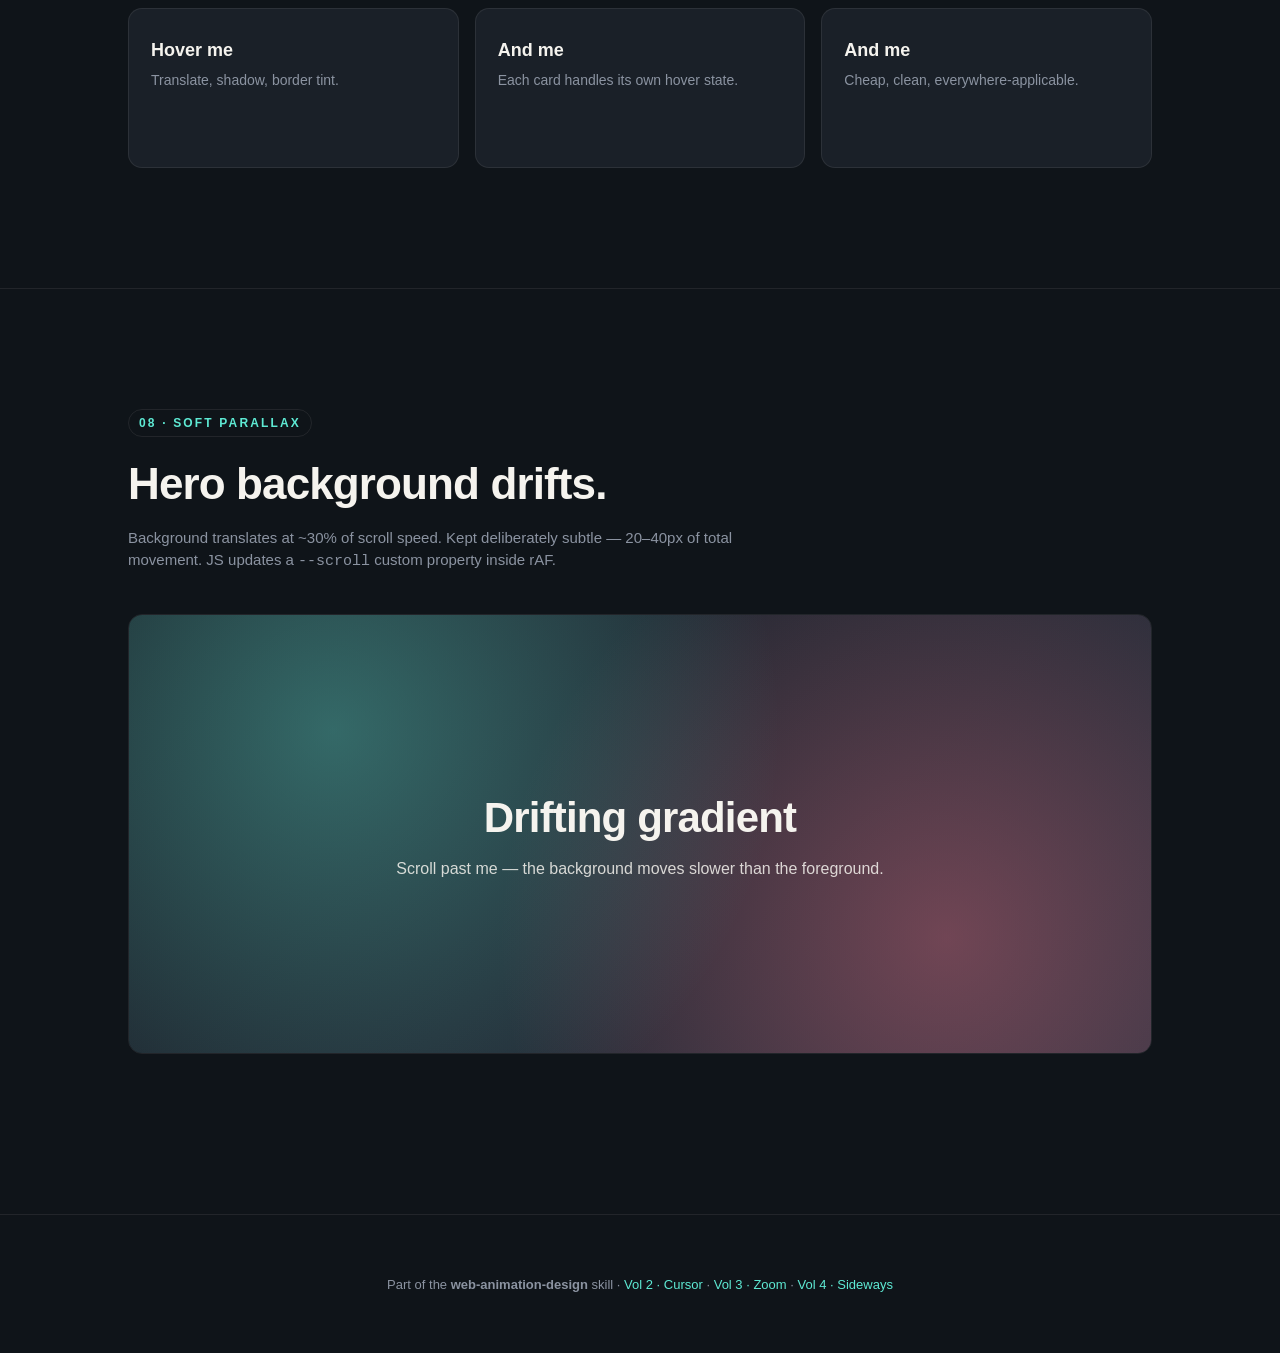
<file: skills/web-animation-design/references/examples/motion-menagerie-vol1.html>
<!DOCTYPE html>
<html lang="en">
<head>
<meta charset="UTF-8" />
<meta name="viewport" content="width=device-width, initial-scale=1.0" />
<title>Motion Menagerie · Vol 1 — Foundational Reveals</title>
<style>
/* === SHARED TOKENS === */
:root {
    --bg: #0f1419;
    --surface: #1a2028;
    --surface-2: #242c37;
    --text: #f5f3ee;
    --text-muted: #8b93a1;
    --border: rgba(245,243,238,0.08);
    --primary: #5eead4;
    --accent: #fb7185;
    --radius: 14px;
    --maxw: 1080px;
}
* { box-sizing: border-box; }
html, body { margin: 0; padding: 0; }
body {
    background: var(--bg); color: var(--text);
    font-family: -apple-system, BlinkMacSystemFont, "Segoe UI", Roboto, Helvetica, Arial, sans-serif;
    line-height: 1.5;
}
.wrap { max-width: var(--maxw); margin: 0 auto; padding: 0 28px; }
.eyebrow {
    display: inline-block; font-size: 12px; font-weight: 800;
    letter-spacing: 0.18em; text-transform: uppercase;
    color: var(--primary); padding: 4px 10px;
    border: 1px solid var(--border); border-radius: 999px;
    margin-bottom: 14px;
}
section.pattern { padding: 120px 0; border-top: 1px solid var(--border); }
section.pattern h2 { font-size: clamp(28px, 4vw, 44px); margin: 0 0 10px; letter-spacing: -0.02em; }
section.pattern .desc { color: var(--text-muted); font-size: 15px; max-width: 640px; margin: 0 0 40px; }

/* === NAV === */
.mm-nav {
    position: fixed; top: 0; left: 0; right: 0; z-index: 900;
    background: rgba(15,20,25,0.85); backdrop-filter: blur(10px);
    border-bottom: 1px solid var(--border); height: 60px;
}
.mm-nav-inner {
    max-width: var(--maxw); margin: 0 auto; padding: 0 28px;
    height: 100%; display: flex; align-items: center; justify-content: space-between;
}
.mm-brand { font-weight: 800; font-size: 16px; letter-spacing: -0.01em; }
.mm-brand span { color: var(--primary); }
.mm-tabs { display: flex; gap: 4px; }
.mm-tabs a {
    color: var(--text-muted); text-decoration: none; font-size: 13px; font-weight: 600;
    padding: 8px 12px; border-radius: 8px; border-bottom: 2px solid transparent;
    transition: color 0.2s, border-color 0.2s;
}
.mm-tabs a:hover { color: var(--text); }
.mm-tabs a.active { color: var(--primary); border-bottom-color: var(--primary); }

/* === HERO === */
.hero {
    padding: 180px 0 120px; text-align: center;
}
.hero h1 {
    font-size: clamp(40px, 7vw, 80px); margin: 0 0 18px; letter-spacing: -0.03em;
    line-height: 1.02; font-weight: 800;
}
.hero h1 .mint { color: var(--primary); }
.hero .sub { color: var(--text-muted); font-size: 18px; max-width: 560px; margin: 0 auto 24px; }
.hero .rm-note {
    display: inline-block; font-size: 12px; padding: 6px 14px;
    background: var(--surface); border: 1px solid var(--border);
    border-radius: 999px; color: var(--text-muted);
}

/* === 06 SCROLL PROGRESS BAR === */
.scroll-progress {
    position: fixed; top: 60px; left: 0; height: 3px; width: 100%; z-index: 800;
    background: var(--accent); transform-origin: left; transform: scaleX(0);
    will-change: transform;
}

/* === 01 FADE-UP REVEAL === */
.reveal {
    opacity: 0; transform: translateY(28px);
    transition: opacity 0.7s cubic-bezier(.2,.8,.2,1), transform 0.7s cubic-bezier(.2,.8,.2,1);
}
.reveal.visible { opacity: 1; transform: translateY(0); }
.fade-demo .block {
    padding: 22px 26px; background: var(--surface); border: 1px solid var(--border);
    border-radius: var(--radius); margin-bottom: 14px;
}

/* === 02 STAGGERED CASCADE === */
.stagger-grid {
    display: grid; grid-template-columns: repeat(3, 1fr); gap: 16px;
}
.card-stagger {
    padding: 28px 22px; background: var(--surface); border: 1px solid var(--border);
    border-radius: var(--radius); min-height: 140px;
    opacity: 0; transform: translateY(22px);
    transition: opacity 0.55s ease-out, transform 0.55s ease-out;
    transition-delay: calc(var(--i, 0) * 120ms);
}
.card-stagger.visible { opacity: 1; transform: translateY(0); }
.card-stagger .num { color: var(--primary); font-weight: 800; font-size: 13px; letter-spacing: 0.12em; }
.card-stagger h3 { margin: 6px 0 6px; font-size: 18px; }
.card-stagger p { margin: 0; color: var(--text-muted); font-size: 14px; }
@media (max-width: 720px) { .stagger-grid { grid-template-columns: 1fr 1fr; } }
@media (max-width: 520px) { .stagger-grid { grid-template-columns: 1fr; } }

/* === 03 TIMELINE DRAW-IN === */
.timeline { position: relative; padding: 12px 0 12px 48px; }
.timeline::before {
    content: ''; position: absolute; left: 16px; top: 0; bottom: 0; width: 3px;
    background: var(--border); border-radius: 3px;
}
.timeline-progress {
    position: absolute; left: 16px; top: 0; width: 3px; height: 0;
    background: linear-gradient(to bottom, var(--primary), var(--accent));
    border-radius: 3px; will-change: height;
}
.timeline-step { position: relative; padding: 14px 10px 40px 20px; }
.timeline-step .dot {
    position: absolute; left: -40px; top: 18px; width: 18px; height: 18px;
    background: var(--bg); border: 3px solid var(--text-muted); border-radius: 50%;
    opacity: 0; transform: scale(0.4);
    transition: opacity 0.4s ease, transform 0.4s ease, border-color 0.4s ease;
}
.timeline-step.visible .dot {
    opacity: 1; transform: scale(1); border-color: var(--primary);
}
.timeline-step h3 { margin: 0 0 6px; font-size: 17px; }
.timeline-step p { margin: 0; color: var(--text-muted); font-size: 14px; }

/* === 04 COUNTER ROLL-UP === */
.stats-row {
    display: grid; grid-template-columns: repeat(3, 1fr); gap: 16px;
}
.stat {
    background: var(--surface); border: 1px solid var(--border);
    border-radius: var(--radius); padding: 32px 20px; text-align: center;
}
.stat .stat-num {
    font-size: clamp(40px, 6vw, 60px); font-weight: 800; letter-spacing: -0.03em;
    color: var(--primary); line-height: 1; margin-bottom: 8px;
}
.stat .stat-label { color: var(--text-muted); font-size: 13px; letter-spacing: 0.08em; text-transform: uppercase; }

/* === 05 HEADING UNDERLINE WIPE === */
.heading-wipe { display: inline-block; position: relative; }
.heading-wipe::after {
    content: ''; display: block; height: 3px; width: 0;
    background: var(--accent); margin-top: 10px; border-radius: 3px;
    transition: width 0.7s cubic-bezier(.2,.8,.2,1);
}
.heading-wipe.visible::after { width: 80px; }

/* === 07 CARD HOVER LIFT === */
.lift-grid { display: grid; grid-template-columns: repeat(3, 1fr); gap: 16px; }
.card-lift {
    padding: 28px 22px; background: var(--surface); border: 1px solid var(--border);
    border-radius: var(--radius); min-height: 160px; cursor: pointer;
    transition: transform 0.3s cubic-bezier(.2,.8,.2,1),
                box-shadow 0.3s cubic-bezier(.2,.8,.2,1),
                border-color 0.3s;
}
.card-lift:hover {
    transform: translateY(-6px);
    box-shadow: 0 14px 36px rgba(0,0,0,0.3), 0 0 0 1px rgba(94,234,212,0.12);
    border-color: rgba(94,234,212,0.28);
}
.card-lift h3 { margin: 0 0 6px; font-size: 18px; }
.card-lift p { margin: 0; color: var(--text-muted); font-size: 14px; }
@media (max-width: 720px) { .lift-grid { grid-template-columns: 1fr 1fr; } }
@media (max-width: 520px) { .lift-grid { grid-template-columns: 1fr; } }

/* === 08 SOFT PARALLAX === */
.parallax-hero {
    position: relative; height: 440px; border-radius: var(--radius);
    overflow: hidden; border: 1px solid var(--border);
    display: flex; align-items: center; justify-content: center;
    isolation: isolate;
}
.parallax-bg {
    position: absolute; inset: -40px 0;
    background:
        radial-gradient(circle at 20% 30%, rgba(94,234,212,0.35), transparent 50%),
        radial-gradient(circle at 80% 70%, rgba(251,113,133,0.35), transparent 50%),
        linear-gradient(135deg, #1a2028, #2a3240);
    transform: translateY(calc(var(--scroll, 0) * 0.3px));
    will-change: transform;
}
.parallax-content {
    position: relative; z-index: 1; text-align: center; padding: 20px;
}
.parallax-content h3 {
    font-size: clamp(28px, 4vw, 42px); margin: 0 0 8px; letter-spacing: -0.02em;
}
.parallax-content p { margin: 0; color: var(--text); opacity: 0.85; }

/* === BONUS: SCROLL SPEEDOMETER === */
.speedometer {
    position: fixed; bottom: 20px; right: 20px; z-index: 850;
    background: var(--surface); border: 1px solid var(--border);
    border-radius: 999px; padding: 8px 16px; font-size: 12px;
    color: var(--text-muted); font-variant-numeric: tabular-nums;
    display: flex; align-items: center; gap: 8px;
    box-shadow: 0 4px 16px rgba(0,0,0,0.25);
}
.speedometer .pulse {
    width: 8px; height: 8px; border-radius: 50%; background: var(--primary);
    box-shadow: 0 0 10px var(--primary);
}
.speedometer b { color: var(--text); font-weight: 700; }

/* === FOOTER === */
footer {
    padding: 60px 0 80px; text-align: center; color: var(--text-muted);
    font-size: 13px; border-top: 1px solid var(--border); margin-top: 40px;
}
footer a { color: var(--primary); text-decoration: none; }
footer a:hover { text-decoration: underline; }

/* === REDUCED MOTION === */
@media (prefers-reduced-motion: reduce) {
    *, *::before, *::after {
        animation-duration: 0.001ms !important;
        animation-iteration-count: 1 !important;
        transition-duration: 0.001ms !important;
    }
    .reveal, .card-stagger, .timeline-step .dot, .heading-wipe::after {
        opacity: 1 !important; transform: none !important; width: 80px !important;
    }
    .parallax-bg { transform: none !important; }
    .speedometer { display: none; }
}
</style>
</head>
<body>

<nav class="mm-nav">
    <div class="mm-nav-inner">
        <div class="mm-brand">Motion <span>Menagerie</span></div>
        <div class="mm-tabs">
            <a href="motion-menagerie-vol1.html" class="active">Vol 1 · Reveals</a>
            <a href="motion-menagerie-vol2.html">Vol 2 · Cursor</a>
            <a href="motion-menagerie-vol3.html">Vol 3 · Zoom</a>
            <a href="motion-menagerie-vol4.html">Vol 4 · Sideways</a>
        </div>
    </div>
</nav>

<div class="scroll-progress" id="scroll-progress"></div>

<section class="hero wrap">
    <h1>Motion <span class="mint">Menagerie</span><br>Volume 1</h1>
    <p class="sub">Foundational reveals — Patterns 01 through 08. The bread-and-butter of modern scroll animation, all vanilla CSS + JS, zero dependencies.</p>
    <span class="rm-note">Respects <code>prefers-reduced-motion</code></span>
</section>

<!-- 01 FADE-UP REVEAL -->
<section class="pattern">
    <div class="wrap fade-demo">
        <span class="eyebrow">01 · Fade-Up Reveal</span>
        <h2 class="reveal">The foundational pattern.</h2>
        <p class="desc reveal">Elements translate up 24–30px while fading in. Applied to headings, paragraphs, and content blocks. Uses IntersectionObserver to add a <code>.visible</code> class. Transition runs once, then the class sticks.</p>
        <div class="block reveal">First block — observes when it enters the viewport.</div>
        <div class="block reveal">Second block — staggers naturally because it enters later.</div>
        <div class="block reveal">Third block — same pattern, different content.</div>
    </div>
</section>

<!-- 02 STAGGERED CASCADE -->
<section class="pattern">
    <div class="wrap">
        <span class="eyebrow">02 · Staggered Cascade</span>
        <h2 class="reveal">Grid cards with a cascade.</h2>
        <p class="desc reveal">Cards share the same reveal, but each has a <code>--i</code> custom property driving <code>transition-delay: calc(var(--i) * 120ms)</code>. Wave effect with no JS stagger logic.</p>
        <div class="stagger-grid" id="stagger-grid">
            <div class="card-stagger" style="--i:0"><div class="num">01</div><h3>Observe</h3><p>Scroll to trigger the reveal.</p></div>
            <div class="card-stagger" style="--i:1"><div class="num">02</div><h3>Stagger</h3><p>Each card delays by 120ms.</p></div>
            <div class="card-stagger" style="--i:2"><div class="num">03</div><h3>Reveal</h3><p>Opacity and translateY converge.</p></div>
            <div class="card-stagger" style="--i:3"><div class="num">04</div><h3>Land</h3><p>Final state stays after the first play.</p></div>
            <div class="card-stagger" style="--i:4"><div class="num">05</div><h3>Repeat</h3><p>Scale this pattern to any grid.</p></div>
            <div class="card-stagger" style="--i:5"><div class="num">06</div><h3>Done</h3><p>Six items, one transition rule.</p></div>
        </div>
    </div>
</section>

<!-- 03 TIMELINE DRAW-IN -->
<section class="pattern">
    <div class="wrap">
        <span class="eyebrow">03 · Timeline Draw-In</span>
        <h2 class="reveal">A line that draws as you scroll.</h2>
        <p class="desc reveal">Vertical progress line grows from 0 to full height based on how far you've scrolled through the timeline container. Dots pop in (scale 0→1) when each step becomes visible.</p>
        <div class="timeline" id="timeline">
            <div class="timeline-progress" id="timeline-progress"></div>
            <div class="timeline-step"><span class="dot"></span><h3>Step one</h3><p>Line starts drawing as the section enters the viewport.</p></div>
            <div class="timeline-step"><span class="dot"></span><h3>Step two</h3><p>Dots scale in as they hit the reveal threshold.</p></div>
            <div class="timeline-step"><span class="dot"></span><h3>Step three</h3><p>Progress tracks scroll position continuously.</p></div>
            <div class="timeline-step"><span class="dot"></span><h3>Step four</h3><p>Final dot lights up at the end of the container.</p></div>
        </div>
    </div>
</section>

<!-- 04 COUNTER ROLL-UP -->
<section class="pattern">
    <div class="wrap">
        <span class="eyebrow">04 · Counter Roll-Up</span>
        <h2 class="reveal">Numbers that count up.</h2>
        <p class="desc reveal">Each stat counts from 0 to its target over ~1.4s with cubic ease-out. Triggered once by IntersectionObserver. Uses <code>data-count</code> and <code>data-suffix</code>.</p>
        <div class="stats-row" id="stats-row">
            <div class="stat"><div class="stat-num" data-count="60" data-suffix="+">0</div><div class="stat-label">Agencies</div></div>
            <div class="stat"><div class="stat-num" data-count="24" data-suffix="K">0</div><div class="stat-label">Members</div></div>
            <div class="stat"><div class="stat-num" data-count="98" data-suffix="%">0</div><div class="stat-label">Satisfaction</div></div>
        </div>
    </div>
</section>

<!-- 05 HEADING UNDERLINE WIPE -->
<section class="pattern">
    <div class="wrap">
        <span class="eyebrow">05 · Heading Underline Wipe</span>
        <h2><span class="heading-wipe">A coral line wipes in.</span></h2>
        <p class="desc reveal">The <code>::after</code> pseudo-element animates from width 0 to 80px when the heading becomes visible. Small gesture, outsized payoff on section titles.</p>
    </div>
</section>

<!-- 06 SCROLL PROGRESS BAR (global, no section body) -->
<section class="pattern">
    <div class="wrap">
        <span class="eyebrow">06 · Scroll Progress Bar</span>
        <h2 class="reveal">Already active at the top of this page.</h2>
        <p class="desc reveal">The thin coral bar under the nav fills left-to-right as you scroll. Driven by <code>scrollY / (docHeight - innerHeight)</code> via <code>transform: scaleX()</code> with <code>transform-origin: left</code> — GPU-friendly.</p>
    </div>
</section>

<!-- 07 CARD HOVER LIFT -->
<section class="pattern">
    <div class="wrap">
        <span class="eyebrow">07 · Card Hover Lift</span>
        <h2 class="reveal">Hover to lift.</h2>
        <p class="desc reveal">Subtle <code>translateY(-6px)</code> plus a deeper shadow on hover. Restrained — no rotation, no bounce. Sells "interactive" without feeling cartoony.</p>
        <div class="lift-grid">
            <div class="card-lift"><h3>Hover me</h3><p>Translate, shadow, border tint.</p></div>
            <div class="card-lift"><h3>And me</h3><p>Each card handles its own hover state.</p></div>
            <div class="card-lift"><h3>And me</h3><p>Cheap, clean, everywhere-applicable.</p></div>
        </div>
    </div>
</section>

<!-- 08 SOFT PARALLAX -->
<section class="pattern">
    <div class="wrap">
        <span class="eyebrow">08 · Soft Parallax</span>
        <h2 class="reveal">Hero background drifts.</h2>
        <p class="desc reveal">Background translates at ~30% of scroll speed. Kept deliberately subtle — 20–40px of total movement. JS updates a <code>--scroll</code> custom property inside rAF.</p>
        <div class="parallax-hero">
            <div class="parallax-bg" id="parallax-bg"></div>
            <div class="parallax-content">
                <h3>Drifting gradient</h3>
                <p>Scroll past me — the background moves slower than the foreground.</p>
            </div>
        </div>
    </div>
</section>

<footer>
    <div class="wrap">
        Part of the <b>web-animation-design</b> skill ·
        <a href="motion-menagerie-vol2.html">Vol 2 · Cursor</a> ·
        <a href="motion-menagerie-vol3.html">Vol 3 · Zoom</a> ·
        <a href="motion-menagerie-vol4.html">Vol 4 · Sideways</a>
    </div>
</footer>

<div class="speedometer" id="speedometer" aria-hidden="true">
    <span class="pulse"></span><span><b id="spd-value">0</b> px/s</span>
</div>

<script>
(function() {
    'use strict';

    var reduce = window.matchMedia('(prefers-reduced-motion: reduce)').matches;

    // === Shared IntersectionObserver for .reveal, .card-stagger, .timeline-step, .heading-wipe ===
    var io = new IntersectionObserver(function(entries) {
        entries.forEach(function(e) {
            if (e.isIntersecting) {
                e.target.classList.add('visible');
                io.unobserve(e.target);
            }
        });
    }, { threshold: 0.15, rootMargin: '0px 0px -40px 0px' });

    document.querySelectorAll('.reveal, .card-stagger, .timeline-step, .heading-wipe').forEach(function(el) {
        io.observe(el);
    });

    // === 04 Counter Roll-Up ===
    function animateCounter(el) {
        var target = parseFloat(el.dataset.count) || 0;
        var suffix = el.dataset.suffix || '';
        var duration = 1400, start = performance.now();
        function step(now) {
            var t = Math.min((now - start) / duration, 1);
            var eased = 1 - Math.pow(1 - t, 3);
            var value = Math.round(eased * target);
            el.textContent = value + suffix;
            if (t < 1) requestAnimationFrame(step);
        }
        requestAnimationFrame(step);
    }
    var countersIO = new IntersectionObserver(function(entries) {
        entries.forEach(function(e) {
            if (e.isIntersecting) {
                animateCounter(e.target);
                countersIO.unobserve(e.target);
            }
        });
    }, { threshold: 0.6 });
    document.querySelectorAll('.stat-num').forEach(function(el) { countersIO.observe(el); });

    // === 06 Scroll Progress + 08 Parallax + Bonus Speedometer ===
    var progressEl = document.getElementById('scroll-progress');
    var parallaxEl = document.getElementById('parallax-bg');
    var speedEl = document.getElementById('spd-value');
    var timelineEl = document.getElementById('timeline');
    var timelineProgressEl = document.getElementById('timeline-progress');

    var lastY = window.scrollY, lastT = performance.now(), ticking = false;

    function update() {
        var y = window.scrollY;
        var docH = document.documentElement.scrollHeight - window.innerHeight;
        var pct = docH > 0 ? y / docH : 0;

        // 06 Scroll progress bar
        if (progressEl) progressEl.style.transform = 'scaleX(' + pct + ')';

        // 08 Parallax
        if (parallaxEl) parallaxEl.style.setProperty('--scroll', y);

        // 03 Timeline progress (height scales with how far through the timeline container you are)
        if (timelineEl && timelineProgressEl) {
            var rect = timelineEl.getBoundingClientRect();
            var vh = window.innerHeight;
            var total = rect.height;
            var scrolled = Math.max(0, vh * 0.5 - rect.top);
            var fill = Math.min(1, scrolled / (total * 0.85));
            timelineProgressEl.style.height = (fill * 100) + '%';
        }

        // Speedometer (px/s)
        var now = performance.now();
        var dt = (now - lastT) / 1000;
        if (dt > 0 && speedEl) {
            var vel = Math.abs(y - lastY) / dt;
            speedEl.textContent = Math.round(vel);
        }
        lastY = y; lastT = now;

        ticking = false;
    }

    function onScroll() {
        if (!ticking) {
            requestAnimationFrame(update);
            ticking = true;
        }
    }

    if (!reduce) {
        window.addEventListener('scroll', onScroll, { passive: true });
        update();
    } else {
        // Freeze the progress bar full, skip parallax, fill timeline
        if (progressEl) progressEl.style.transform = 'scaleX(1)';
        if (timelineProgressEl) timelineProgressEl.style.height = '100%';
    }
})();
</script>

</body>
</html>
</file>
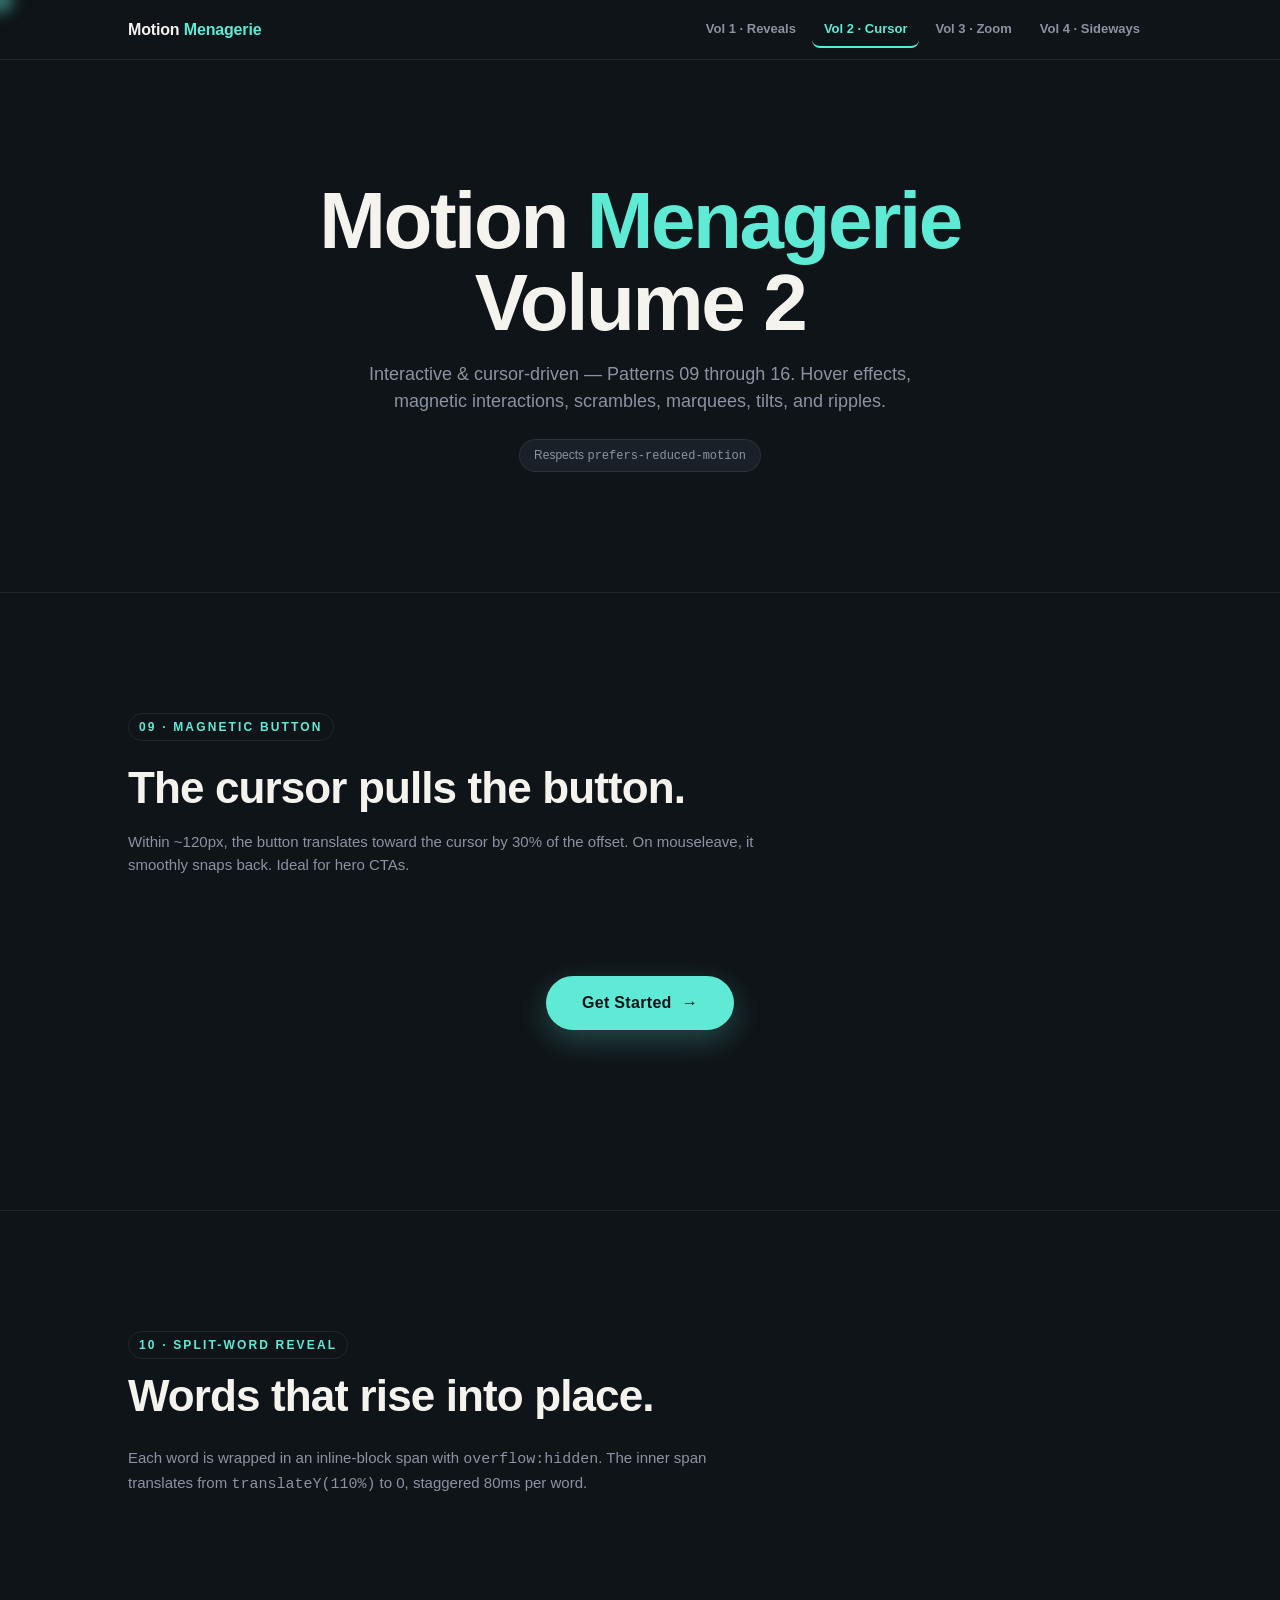
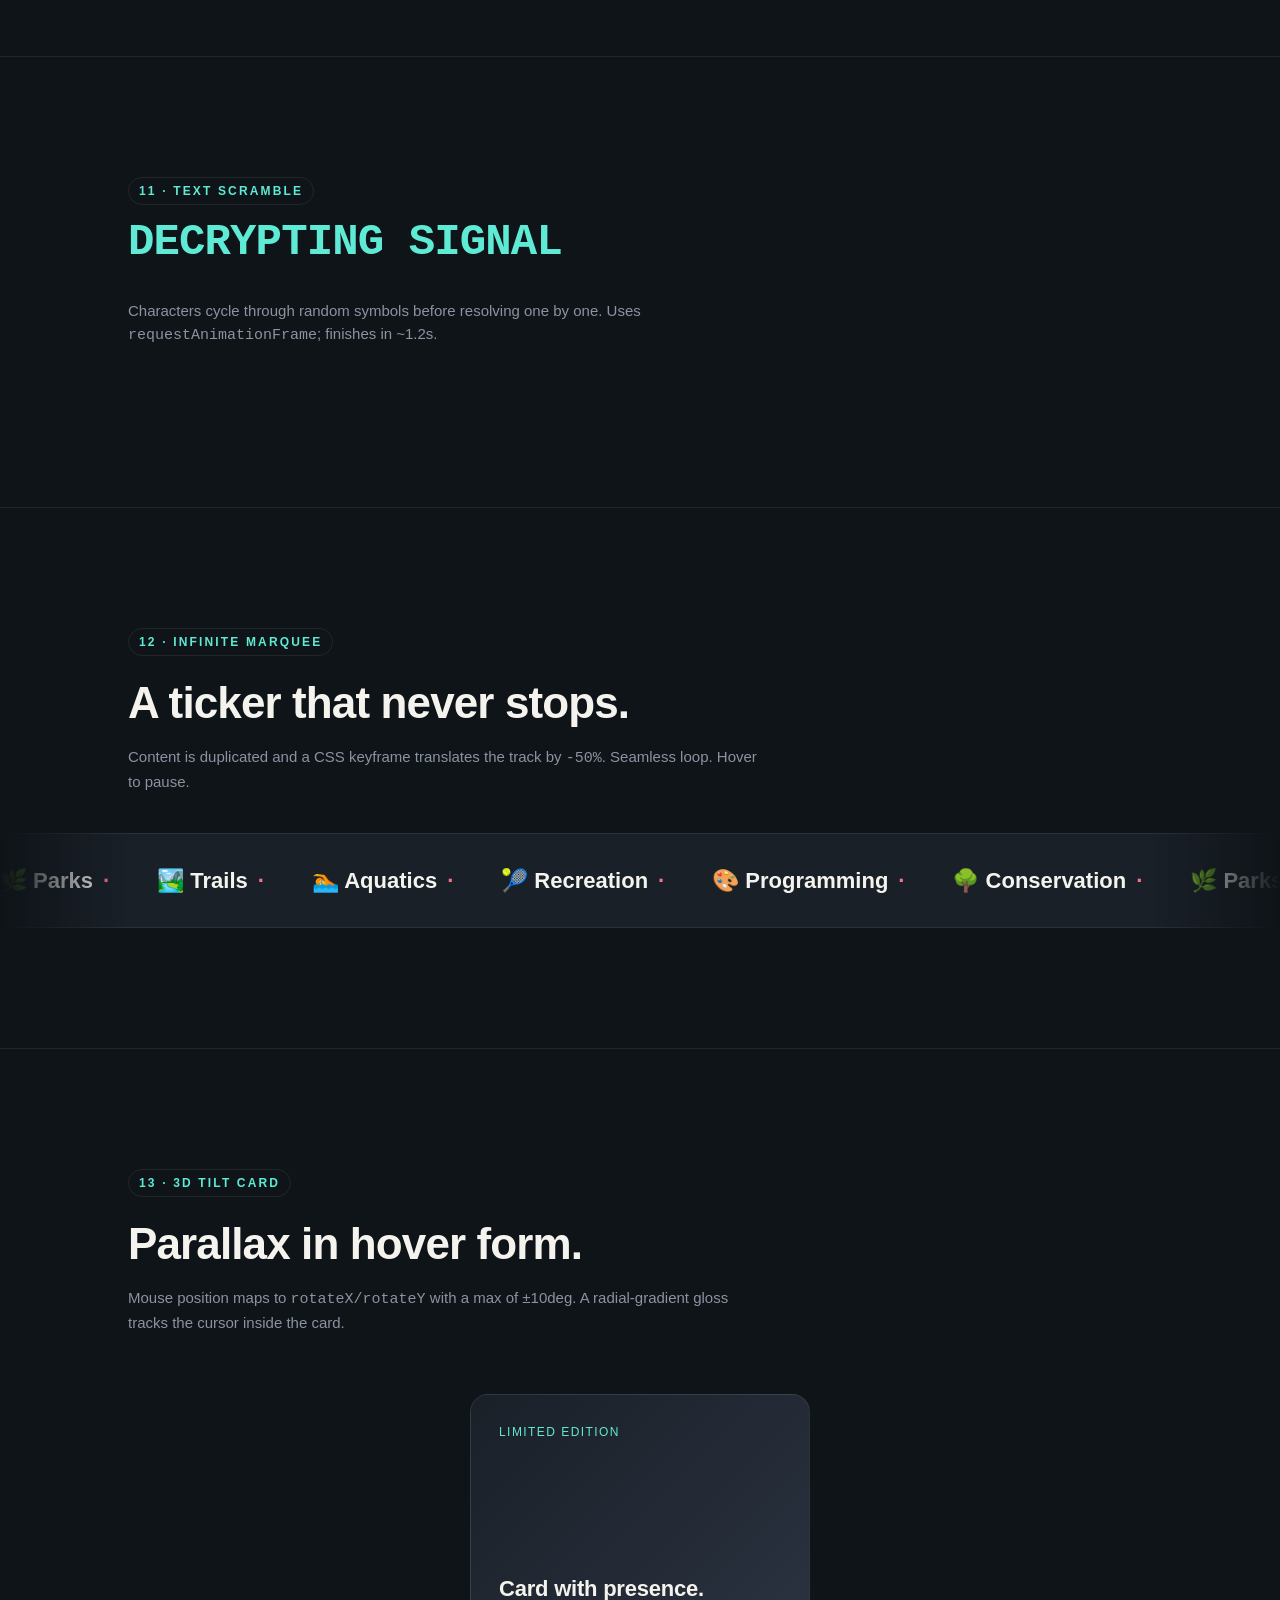
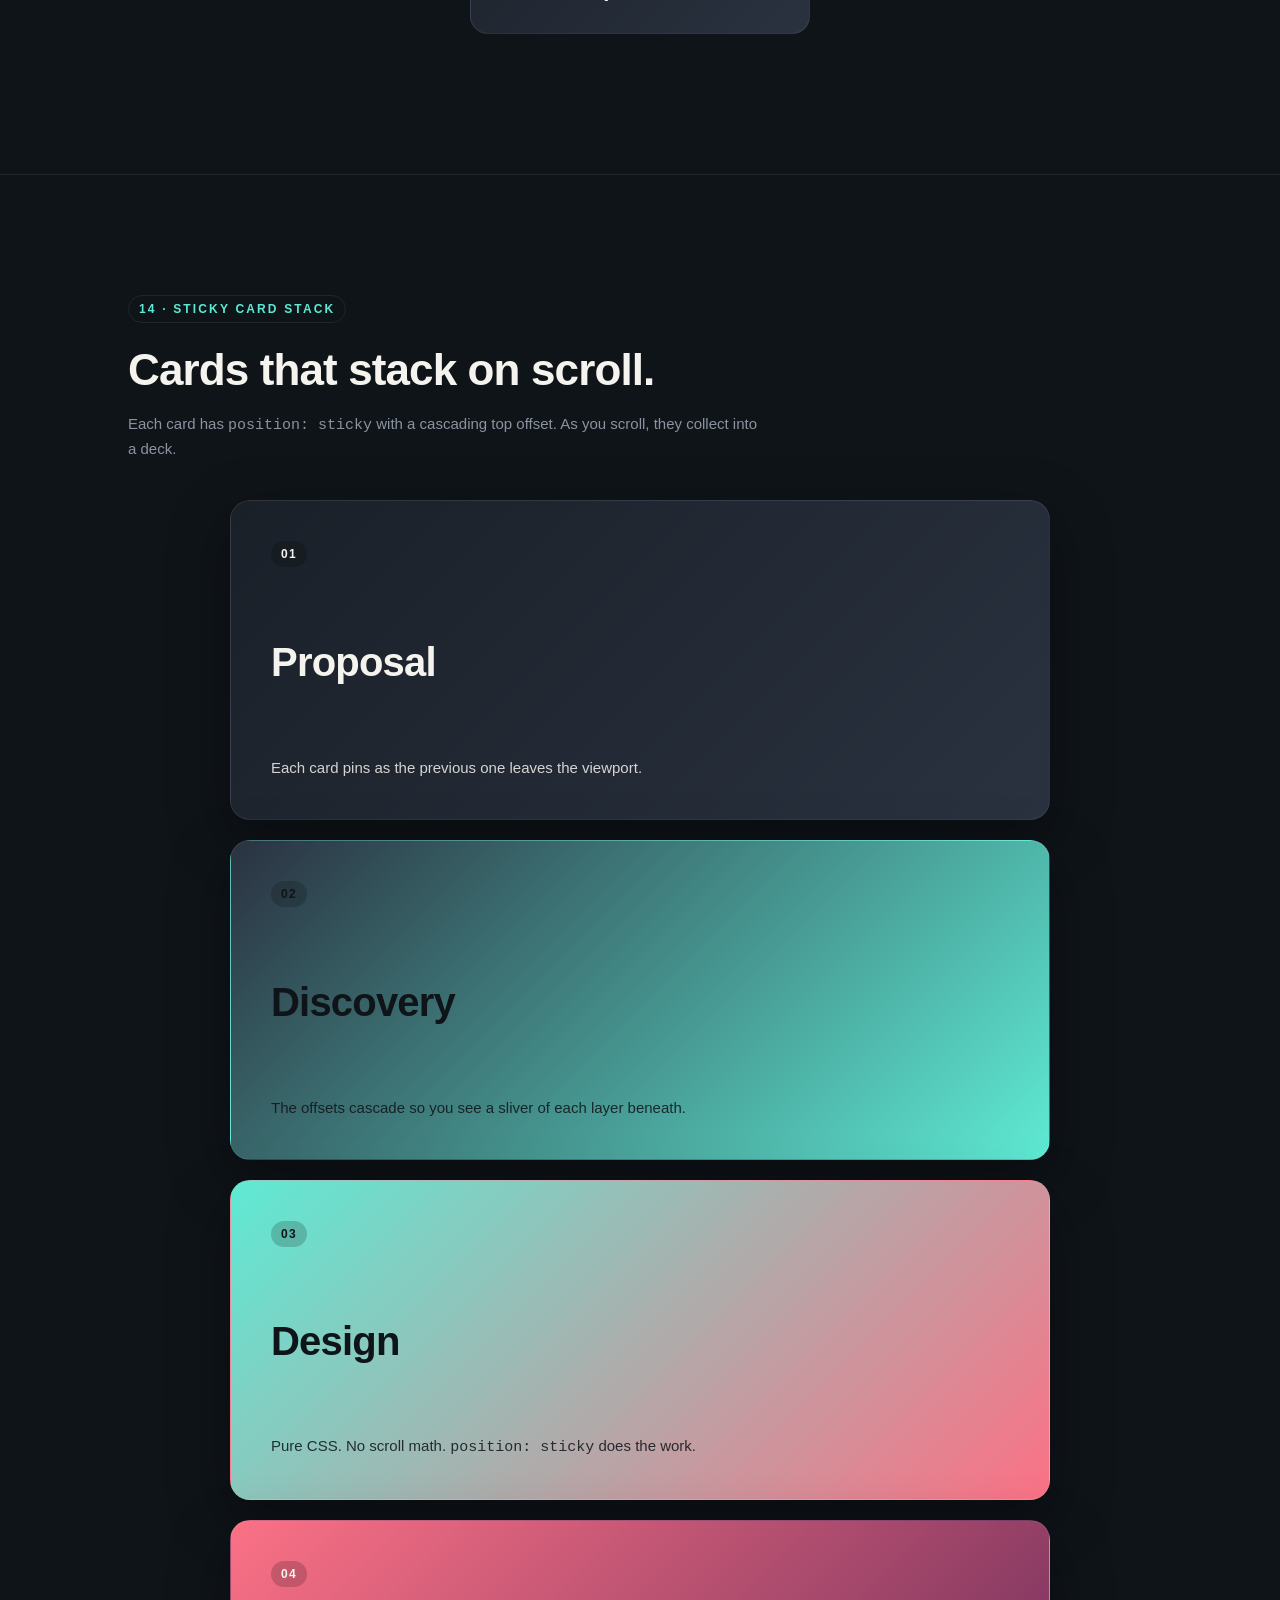
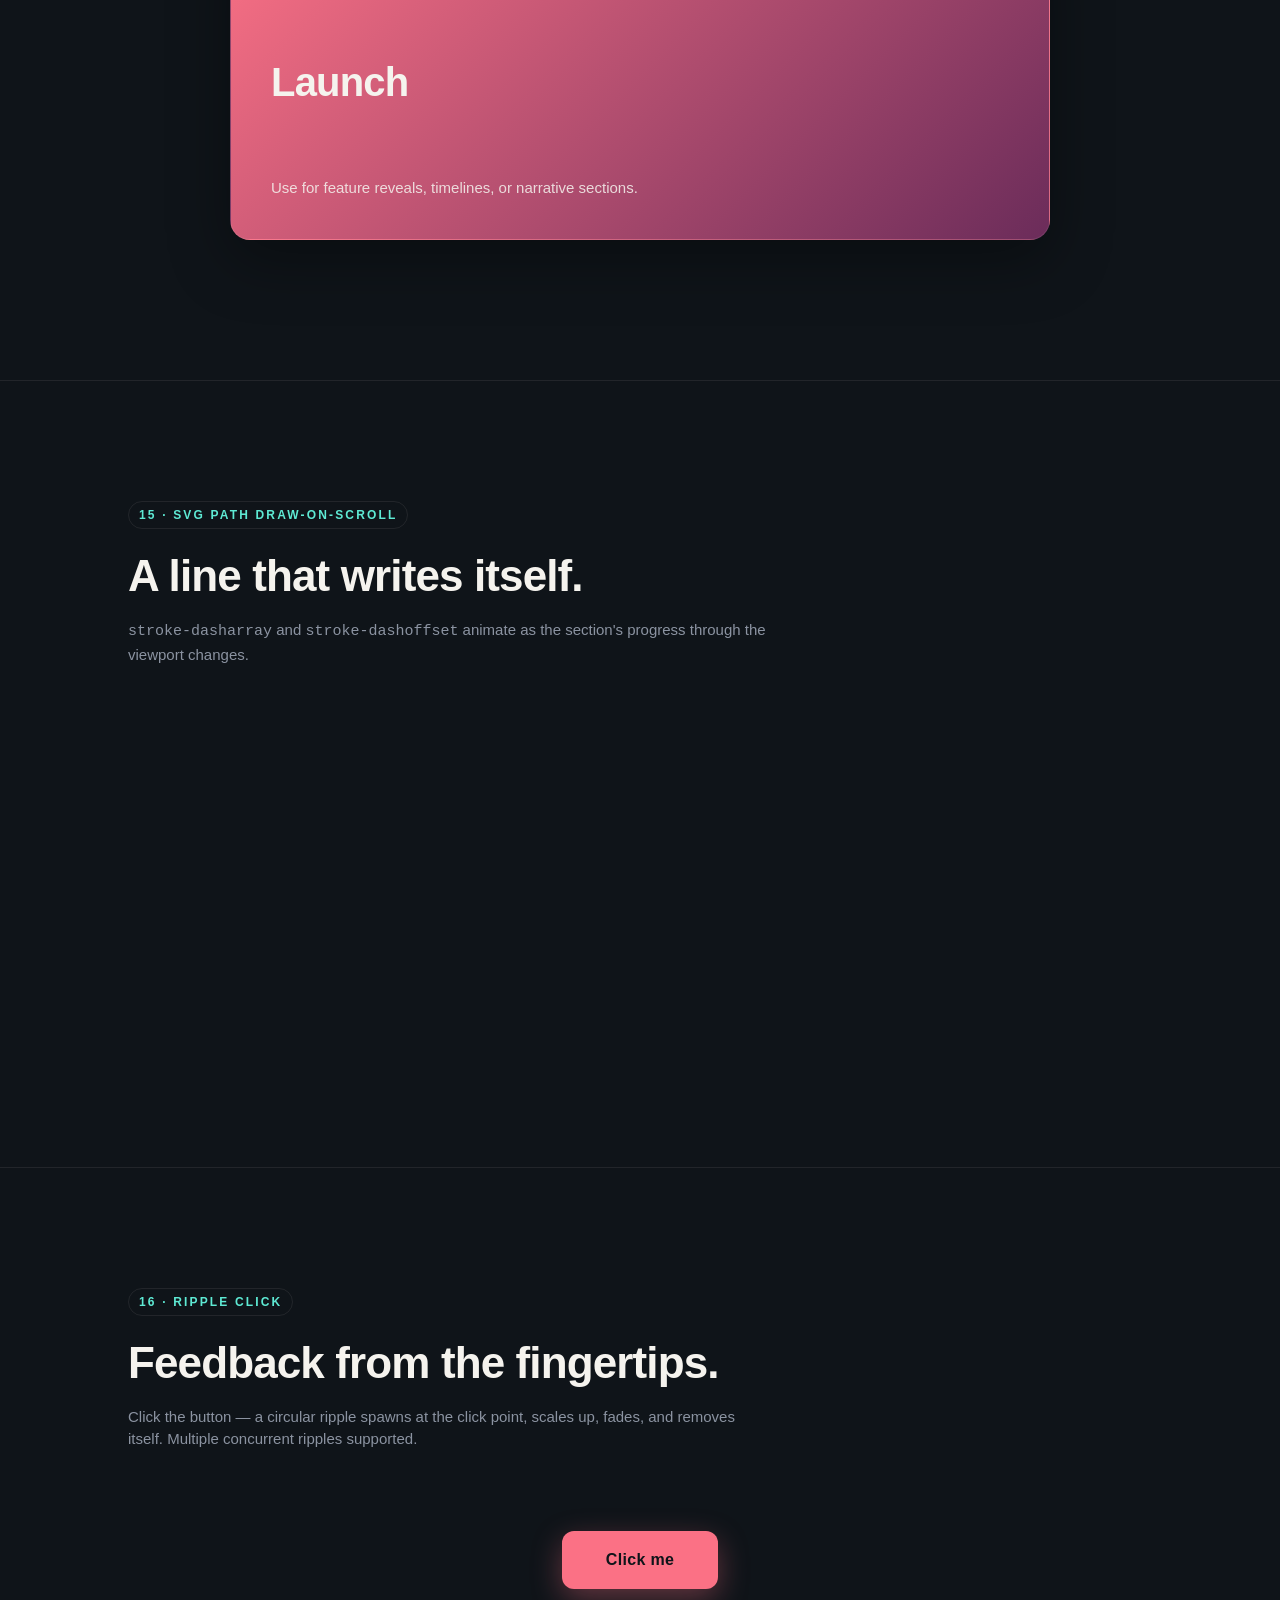
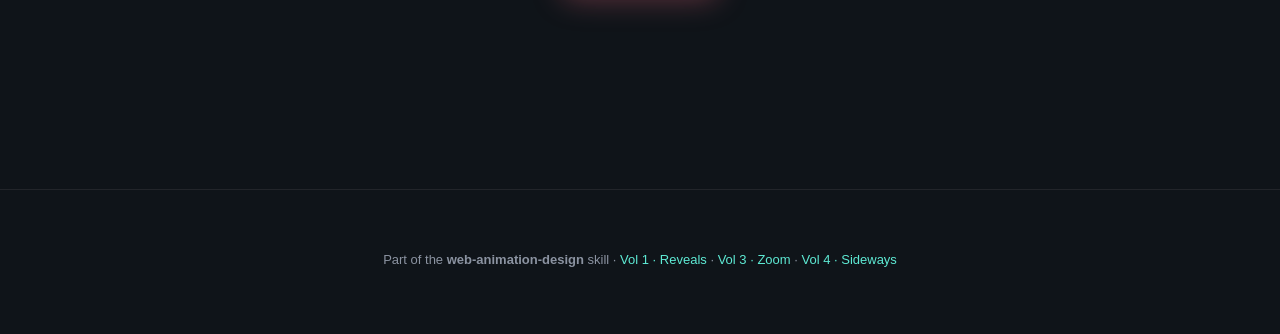
<file: skills/web-animation-design/references/examples/motion-menagerie-vol2.html>
<!DOCTYPE html>
<html lang="en">
<head>
<meta charset="UTF-8" />
<meta name="viewport" content="width=device-width, initial-scale=1.0" />
<title>Motion Menagerie · Vol 2 — Interactive & Cursor-Driven</title>
<style>
/* === SHARED TOKENS === */
:root {
    --bg: #0f1419;
    --surface: #1a2028;
    --surface-2: #242c37;
    --text: #f5f3ee;
    --text-muted: #8b93a1;
    --border: rgba(245,243,238,0.08);
    --primary: #5eead4;
    --accent: #fb7185;
    --radius: 14px;
    --maxw: 1080px;
}
* { box-sizing: border-box; }
html, body { margin: 0; padding: 0; }
body {
    background: var(--bg); color: var(--text);
    font-family: -apple-system, BlinkMacSystemFont, "Segoe UI", Roboto, Helvetica, Arial, sans-serif;
    line-height: 1.5;
}
.wrap { max-width: var(--maxw); margin: 0 auto; padding: 0 28px; }
.eyebrow {
    display: inline-block; font-size: 12px; font-weight: 800;
    letter-spacing: 0.18em; text-transform: uppercase;
    color: var(--primary); padding: 4px 10px;
    border: 1px solid var(--border); border-radius: 999px;
    margin-bottom: 14px;
}
section.pattern { padding: 120px 0; border-top: 1px solid var(--border); }
section.pattern h2 { font-size: clamp(28px, 4vw, 44px); margin: 0 0 10px; letter-spacing: -0.02em; }
section.pattern .desc { color: var(--text-muted); font-size: 15px; max-width: 640px; margin: 0 0 40px; }

/* === NAV === */
.mm-nav {
    position: fixed; top: 0; left: 0; right: 0; z-index: 900;
    background: rgba(15,20,25,0.85); backdrop-filter: blur(10px);
    border-bottom: 1px solid var(--border); height: 60px;
}
.mm-nav-inner {
    max-width: var(--maxw); margin: 0 auto; padding: 0 28px;
    height: 100%; display: flex; align-items: center; justify-content: space-between;
}
.mm-brand { font-weight: 800; font-size: 16px; letter-spacing: -0.01em; }
.mm-brand span { color: var(--primary); }
.mm-tabs { display: flex; gap: 4px; }
.mm-tabs a {
    color: var(--text-muted); text-decoration: none; font-size: 13px; font-weight: 600;
    padding: 8px 12px; border-radius: 8px; border-bottom: 2px solid transparent;
    transition: color 0.2s, border-color 0.2s;
}
.mm-tabs a:hover { color: var(--text); }
.mm-tabs a.active { color: var(--primary); border-bottom-color: var(--primary); }

/* === HERO === */
.hero { padding: 180px 0 120px; text-align: center; }
.hero h1 {
    font-size: clamp(40px, 7vw, 80px); margin: 0 0 18px; letter-spacing: -0.03em;
    line-height: 1.02; font-weight: 800;
}
.hero h1 .mint { color: var(--primary); }
.hero .sub { color: var(--text-muted); font-size: 18px; max-width: 560px; margin: 0 auto 24px; }
.hero .rm-note {
    display: inline-block; font-size: 12px; padding: 6px 14px;
    background: var(--surface); border: 1px solid var(--border);
    border-radius: 999px; color: var(--text-muted);
}

/* === 09 MAGNETIC BUTTON === */
.magnetic-wrap { display: flex; justify-content: center; padding: 60px 0; }
.btn-magnetic {
    display: inline-flex; align-items: center; gap: 10px;
    padding: 18px 36px; font-size: 16px; font-weight: 700; letter-spacing: 0.02em;
    background: var(--primary); color: #0f1419; border: none; border-radius: 999px;
    cursor: pointer; position: relative;
    transition: transform 0.4s cubic-bezier(.2,.8,.2,1), box-shadow 0.3s;
    box-shadow: 0 10px 30px rgba(94,234,212,0.25);
}
.btn-magnetic:hover { box-shadow: 0 14px 40px rgba(94,234,212,0.4); }
.btn-magnetic span.arrow { transition: transform 0.3s; }
.btn-magnetic:hover span.arrow { transform: translateX(4px); }

/* === 10 SPLIT-WORD REVEAL === */
.split-headline {
    font-size: clamp(40px, 7vw, 80px); font-weight: 800; letter-spacing: -0.03em;
    line-height: 1.05; margin: 0;
}
.split-word { display: inline-block; overflow: hidden; vertical-align: bottom; }
.split-word .inner {
    display: inline-block; transform: translateY(110%);
    transition: transform 0.8s cubic-bezier(.2,.8,.2,1);
    transition-delay: calc(var(--i, 0) * 80ms);
}
.split-headline.visible .split-word .inner { transform: translateY(0); }

/* === 11 TEXT SCRAMBLE === */
.scramble-heading {
    font-size: clamp(36px, 6vw, 64px); font-weight: 800; letter-spacing: -0.03em;
    line-height: 1.05; margin: 0; color: var(--primary); min-height: 1.2em;
    font-family: "SF Mono", "Menlo", "Consolas", monospace;
}

/* === 12 INFINITE MARQUEE === */
.marquee {
    overflow: hidden; padding: 30px 0; border-top: 1px solid var(--border);
    border-bottom: 1px solid var(--border); background: var(--surface);
    -webkit-mask-image: linear-gradient(90deg, transparent, #000 10%, #000 90%, transparent);
            mask-image: linear-gradient(90deg, transparent, #000 10%, #000 90%, transparent);
}
.marquee-track {
    display: inline-flex; gap: 48px; white-space: nowrap;
    animation: marquee 28s linear infinite;
}
.marquee:hover .marquee-track { animation-play-state: paused; }
.marquee-item {
    font-size: 22px; font-weight: 700; color: var(--text);
    display: inline-flex; align-items: center; gap: 10px;
}
.marquee-item .dot { color: var(--accent); }
@keyframes marquee {
    from { transform: translateX(0); }
    to   { transform: translateX(-50%); }
}

/* === 13 3D TILT CARD === */
.tilt-wrap { display: flex; justify-content: center; perspective: 1200px; padding: 20px 0; }
.tilt-card {
    width: 340px; height: 240px; border-radius: 18px;
    background: linear-gradient(135deg, #1a2028 0%, #2a3240 100%);
    border: 1px solid var(--border); position: relative; overflow: hidden;
    transform-style: preserve-3d;
    transition: transform 0.35s cubic-bezier(.2,.8,.2,1);
}
.tilt-card::before {
    content: ''; position: absolute; inset: 0;
    background: radial-gradient(circle at var(--mx, 50%) var(--my, 50%),
        rgba(94,234,212,0.22), transparent 40%);
    opacity: 0; transition: opacity 0.3s;
    pointer-events: none;
}
.tilt-card.hover::before { opacity: 1; }
.tilt-card-content {
    padding: 28px; color: var(--text); position: relative; z-index: 1;
    display: flex; flex-direction: column; justify-content: space-between; height: 100%;
}
.tilt-card h3 { margin: 0; font-size: 22px; letter-spacing: -0.01em; }
.tilt-card .tag { color: var(--primary); font-size: 12px; letter-spacing: 0.12em; }

/* === 14 STICKY CARD STACK === */
.stack { position: relative; }
.stack-card {
    position: sticky; top: 90px; margin: 0 auto 20px;
    max-width: 820px; height: 320px; border-radius: 20px;
    padding: 40px; display: flex; flex-direction: column; justify-content: space-between;
    border: 1px solid var(--border);
    box-shadow: 0 20px 60px rgba(0,0,0,0.35);
}
.stack-card:nth-child(1) { top: 90px;  background: linear-gradient(135deg, #1a2028, #2a3240); }
.stack-card:nth-child(2) { top: 110px; background: linear-gradient(135deg, #2a3240, var(--primary)); color: #0f1419; }
.stack-card:nth-child(3) { top: 130px; background: linear-gradient(135deg, var(--primary), var(--accent)); color: #0f1419; }
.stack-card:nth-child(4) { top: 150px; background: linear-gradient(135deg, var(--accent), #6b2c5a); }
.stack-card h3 { margin: 0; font-size: clamp(28px, 4vw, 40px); letter-spacing: -0.02em; }
.stack-card p { margin: 0; font-size: 15px; max-width: 520px; opacity: 0.85; }
.stack-card .tag {
    font-size: 12px; letter-spacing: 0.12em; font-weight: 800;
    align-self: flex-start; padding: 4px 10px; border-radius: 999px;
    background: rgba(0,0,0,0.18); color: inherit;
}

/* === 15 SVG PATH DRAW === */
.svg-draw {
    max-width: 680px; margin: 0 auto; padding: 60px 20px;
    text-align: center;
}
.svg-draw svg { width: 100%; height: auto; max-height: 320px; }
.path-draw { fill: none; stroke: var(--primary); stroke-width: 4;
    stroke-linecap: round; stroke-linejoin: round;
    stroke-dasharray: var(--pathlen, 1000);
    stroke-dashoffset: var(--pathlen, 1000);
}

/* === 16 RIPPLE CLICK === */
.ripple-wrap { display: flex; justify-content: center; padding: 40px 0; }
.btn-ripple {
    position: relative; overflow: hidden;
    padding: 20px 44px; font-size: 16px; font-weight: 700;
    background: var(--accent); color: #0f1419; border: none;
    border-radius: 12px; cursor: pointer; letter-spacing: 0.02em;
    box-shadow: 0 10px 30px rgba(251,113,133,0.35);
}
.btn-ripple::-moz-focus-inner { border: 0; }
.ripple-dot {
    position: absolute; border-radius: 50%;
    background: rgba(15,20,25,0.35); pointer-events: none;
    transform: scale(0); animation: ripple 0.7s ease-out forwards;
}
@keyframes ripple {
    to { transform: scale(6); opacity: 0; }
}

/* === CURSOR BLOB (bonus) === */
.cursor-blob {
    position: fixed; top: 0; left: 0; z-index: 950;
    width: 40px; height: 40px; border-radius: 50%;
    background: radial-gradient(circle, rgba(94,234,212,0.6), rgba(94,234,212,0) 70%);
    filter: blur(6px); pointer-events: none;
    transform: translate(-50%, -50%) scale(1);
    transition: transform 0.25s ease, width 0.25s, height 0.25s;
    will-change: transform;
    mix-blend-mode: screen;
}
.cursor-blob.grown { width: 80px; height: 80px; }
@media (hover: none) { .cursor-blob { display: none; } }

/* === FOOTER === */
footer {
    padding: 60px 0 80px; text-align: center; color: var(--text-muted);
    font-size: 13px; border-top: 1px solid var(--border); margin-top: 40px;
}
footer a { color: var(--primary); text-decoration: none; }
footer a:hover { text-decoration: underline; }

/* === REDUCED MOTION === */
@media (prefers-reduced-motion: reduce) {
    *, *::before, *::after {
        animation-duration: 0.001ms !important;
        animation-iteration-count: 1 !important;
        transition-duration: 0.001ms !important;
    }
    .split-word .inner { transform: none !important; }
    .marquee-track { animation: none !important; }
    .cursor-blob { display: none !important; }
    .path-draw { stroke-dashoffset: 0 !important; }
    .btn-magnetic { transform: none !important; }
    .tilt-card { transform: none !important; }
}
</style>
</head>
<body>

<nav class="mm-nav">
    <div class="mm-nav-inner">
        <div class="mm-brand">Motion <span>Menagerie</span></div>
        <div class="mm-tabs">
            <a href="motion-menagerie-vol1.html">Vol 1 · Reveals</a>
            <a href="motion-menagerie-vol2.html" class="active">Vol 2 · Cursor</a>
            <a href="motion-menagerie-vol3.html">Vol 3 · Zoom</a>
            <a href="motion-menagerie-vol4.html">Vol 4 · Sideways</a>
        </div>
    </div>
</nav>

<section class="hero wrap">
    <h1>Motion <span class="mint">Menagerie</span><br>Volume 2</h1>
    <p class="sub">Interactive &amp; cursor-driven — Patterns 09 through 16. Hover effects, magnetic interactions, scrambles, marquees, tilts, and ripples.</p>
    <span class="rm-note">Respects <code>prefers-reduced-motion</code></span>
</section>

<!-- 09 MAGNETIC BUTTON -->
<section class="pattern">
    <div class="wrap">
        <span class="eyebrow">09 · Magnetic Button</span>
        <h2>The cursor pulls the button.</h2>
        <p class="desc">Within ~120px, the button translates toward the cursor by 30% of the offset. On mouseleave, it smoothly snaps back. Ideal for hero CTAs.</p>
        <div class="magnetic-wrap">
            <button class="btn-magnetic" id="btn-magnetic">Get Started <span class="arrow">→</span></button>
        </div>
    </div>
</section>

<!-- 10 SPLIT-WORD REVEAL -->
<section class="pattern">
    <div class="wrap">
        <span class="eyebrow">10 · Split-Word Reveal</span>
        <h2 id="split-h2" class="split-headline">Words that rise into place.</h2>
        <p class="desc" style="margin-top: 28px;">Each word is wrapped in an inline-block span with <code>overflow:hidden</code>. The inner span translates from <code>translateY(110%)</code> to 0, staggered 80ms per word.</p>
    </div>
</section>

<!-- 11 TEXT SCRAMBLE -->
<section class="pattern">
    <div class="wrap">
        <span class="eyebrow">11 · Text Scramble</span>
        <h2 class="scramble-heading" id="scramble" data-text="DECRYPTING SIGNAL">&nbsp;</h2>
        <p class="desc" style="margin-top: 28px;">Characters cycle through random symbols before resolving one by one. Uses <code>requestAnimationFrame</code>; finishes in ~1.2s.</p>
    </div>
</section>

<!-- 12 INFINITE MARQUEE -->
<section class="pattern" style="padding-left: 0; padding-right: 0;">
    <div class="wrap">
        <span class="eyebrow">12 · Infinite Marquee</span>
        <h2>A ticker that never stops.</h2>
        <p class="desc">Content is duplicated and a CSS keyframe translates the track by <code>-50%</code>. Seamless loop. Hover to pause.</p>
    </div>
    <div class="marquee">
        <div class="marquee-track" id="marquee-track">
            <div class="marquee-item">🌿 Parks <span class="dot">·</span></div>
            <div class="marquee-item">🏞️ Trails <span class="dot">·</span></div>
            <div class="marquee-item">🏊 Aquatics <span class="dot">·</span></div>
            <div class="marquee-item">🎾 Recreation <span class="dot">·</span></div>
            <div class="marquee-item">🎨 Programming <span class="dot">·</span></div>
            <div class="marquee-item">🌳 Conservation <span class="dot">·</span></div>
        </div>
    </div>
</section>

<!-- 13 3D TILT CARD -->
<section class="pattern">
    <div class="wrap">
        <span class="eyebrow">13 · 3D Tilt Card</span>
        <h2>Parallax in hover form.</h2>
        <p class="desc">Mouse position maps to <code>rotateX/rotateY</code> with a max of ±10deg. A radial-gradient gloss tracks the cursor inside the card.</p>
        <div class="tilt-wrap">
            <div class="tilt-card" id="tilt-card">
                <div class="tilt-card-content">
                    <span class="tag">LIMITED EDITION</span>
                    <h3>Card with presence.</h3>
                </div>
            </div>
        </div>
    </div>
</section>

<!-- 14 STICKY CARD STACK -->
<section class="pattern">
    <div class="wrap">
        <span class="eyebrow">14 · Sticky Card Stack</span>
        <h2>Cards that stack on scroll.</h2>
        <p class="desc">Each card has <code>position: sticky</code> with a cascading top offset. As you scroll, they collect into a deck.</p>
    </div>
    <div class="wrap stack">
        <div class="stack-card"><span class="tag">01</span><h3>Proposal</h3><p>Each card pins as the previous one leaves the viewport.</p></div>
        <div class="stack-card"><span class="tag">02</span><h3>Discovery</h3><p>The offsets cascade so you see a sliver of each layer beneath.</p></div>
        <div class="stack-card"><span class="tag">03</span><h3>Design</h3><p>Pure CSS. No scroll math. <code>position: sticky</code> does the work.</p></div>
        <div class="stack-card"><span class="tag">04</span><h3>Launch</h3><p>Use for feature reveals, timelines, or narrative sections.</p></div>
    </div>
</section>

<!-- 15 SVG PATH DRAW-ON-SCROLL -->
<section class="pattern">
    <div class="wrap">
        <span class="eyebrow">15 · SVG Path Draw-on-Scroll</span>
        <h2>A line that writes itself.</h2>
        <p class="desc"><code>stroke-dasharray</code> and <code>stroke-dashoffset</code> animate as the section's progress through the viewport changes.</p>
        <div class="svg-draw">
            <svg id="svg-draw" viewBox="0 0 600 200" preserveAspectRatio="xMidYMid meet">
                <path id="draw-path" class="path-draw"
                    d="M 20 120 Q 80 30 150 120 T 280 120 T 410 120 Q 480 30 560 120 L 580 160" />
            </svg>
        </div>
    </div>
</section>

<!-- 16 RIPPLE CLICK -->
<section class="pattern">
    <div class="wrap">
        <span class="eyebrow">16 · Ripple Click</span>
        <h2>Feedback from the fingertips.</h2>
        <p class="desc">Click the button — a circular ripple spawns at the click point, scales up, fades, and removes itself. Multiple concurrent ripples supported.</p>
        <div class="ripple-wrap">
            <button class="btn-ripple" id="btn-ripple">Click me</button>
        </div>
    </div>
</section>

<footer>
    <div class="wrap">
        Part of the <b>web-animation-design</b> skill ·
        <a href="motion-menagerie-vol1.html">Vol 1 · Reveals</a> ·
        <a href="motion-menagerie-vol3.html">Vol 3 · Zoom</a> ·
        <a href="motion-menagerie-vol4.html">Vol 4 · Sideways</a>
    </div>
</footer>

<div class="cursor-blob" id="cursor-blob" aria-hidden="true"></div>

<script>
(function() {
    'use strict';

    var reduce = window.matchMedia('(prefers-reduced-motion: reduce)').matches;

    // === 09 Magnetic Button ===
    (function() {
        var btn = document.getElementById('btn-magnetic');
        if (!btn || reduce) return;
        var radius = 120, strength = 0.3;
        btn.addEventListener('mousemove', function(e) {
            var r = btn.getBoundingClientRect();
            var cx = r.left + r.width / 2, cy = r.top + r.height / 2;
            var dx = e.clientX - cx, dy = e.clientY - cy;
            var dist = Math.hypot(dx, dy);
            if (dist < radius) {
                btn.style.transform = 'translate(' + (dx * strength) + 'px,' + (dy * strength) + 'px)';
            }
        });
        btn.addEventListener('mouseleave', function() { btn.style.transform = ''; });
    })();

    // === 10 Split-Word Reveal ===
    (function() {
        var h = document.getElementById('split-h2');
        if (!h) return;
        var words = h.textContent.trim().split(/\s+/);
        h.innerHTML = words.map(function(w, i) {
            return '<span class="split-word" style="--i:' + i + '"><span class="inner">' + w + '</span></span>';
        }).join(' ');
        new IntersectionObserver(function(entries, obs) {
            entries.forEach(function(e) {
                if (e.isIntersecting) { h.classList.add('visible'); obs.unobserve(h); }
            });
        }, { threshold: 0.4 }).observe(h);
    })();

    // === 11 Text Scramble ===
    (function() {
        var el = document.getElementById('scramble');
        if (!el) return;
        var target = el.dataset.text || '';
        var chars = '!<>-_\\/[]{}—=+*^?#________';
        var ran = false;
        function run() {
            if (ran || reduce) { el.textContent = target; return; }
            ran = true;
            var duration = 1200, start = performance.now();
            var lockIdx = 0;
            function frame(now) {
                var t = Math.min((now - start) / duration, 1);
                lockIdx = Math.floor(t * target.length);
                var out = '';
                for (var i = 0; i < target.length; i++) {
                    if (i < lockIdx) out += target[i];
                    else if (target[i] === ' ') out += ' ';
                    else out += chars[Math.floor(Math.random() * chars.length)];
                }
                el.textContent = out;
                if (t < 1) requestAnimationFrame(frame);
                else el.textContent = target;
            }
            requestAnimationFrame(frame);
        }
        new IntersectionObserver(function(entries, obs) {
            entries.forEach(function(e) {
                if (e.isIntersecting) { run(); obs.unobserve(el); }
            });
        }, { threshold: 0.5 }).observe(el);
    })();

    // === 12 Infinite Marquee — duplicate content so -50% loops seamlessly ===
    (function() {
        var track = document.getElementById('marquee-track');
        if (!track) return;
        track.innerHTML = track.innerHTML + track.innerHTML;
    })();

    // === 13 3D Tilt Card ===
    (function() {
        var card = document.getElementById('tilt-card');
        if (!card || reduce) return;
        var max = 10;
        card.addEventListener('mousemove', function(e) {
            var r = card.getBoundingClientRect();
            var px = (e.clientX - r.left) / r.width;
            var py = (e.clientY - r.top) / r.height;
            var rx = (py - 0.5) * -max * 2;
            var ry = (px - 0.5) * max * 2;
            card.style.transform = 'rotateX(' + rx + 'deg) rotateY(' + ry + 'deg)';
            card.style.setProperty('--mx', (px * 100) + '%');
            card.style.setProperty('--my', (py * 100) + '%');
            card.classList.add('hover');
        });
        card.addEventListener('mouseleave', function() {
            card.style.transform = '';
            card.classList.remove('hover');
        });
    })();

    // === 15 SVG Path Draw ===
    (function() {
        var path = document.getElementById('draw-path');
        if (!path) return;
        var len = path.getTotalLength();
        path.style.setProperty('--pathlen', len);
        var container = document.getElementById('svg-draw');
        function update() {
            var r = container.getBoundingClientRect();
            var vh = window.innerHeight;
            var start = vh * 0.9, end = vh * 0.1;
            var progress = (start - r.top) / (start - end);
            progress = Math.max(0, Math.min(1, progress));
            path.style.strokeDashoffset = len - (len * progress);
        }
        if (reduce) { path.style.strokeDashoffset = 0; return; }
        window.addEventListener('scroll', update, { passive: true });
        update();
    })();

    // === 16 Ripple Click ===
    (function() {
        var btn = document.getElementById('btn-ripple');
        if (!btn) return;
        btn.addEventListener('click', function(e) {
            var r = btn.getBoundingClientRect();
            var size = Math.max(r.width, r.height);
            var x = e.clientX - r.left - size / 2;
            var y = e.clientY - r.top - size / 2;
            var d = document.createElement('span');
            d.className = 'ripple-dot';
            d.style.width = d.style.height = size + 'px';
            d.style.left = x + 'px';
            d.style.top = y + 'px';
            btn.appendChild(d);
            setTimeout(function() { d.remove(); }, 750);
        });
    })();

    // === Cursor blob bonus ===
    (function() {
        var blob = document.getElementById('cursor-blob');
        if (!blob || reduce) return;
        var tx = 0, ty = 0, cx = 0, cy = 0;
        window.addEventListener('mousemove', function(e) { tx = e.clientX; ty = e.clientY; });
        function loop() {
            cx += (tx - cx) * 0.15;
            cy += (ty - cy) * 0.15;
            blob.style.transform = 'translate(' + cx + 'px,' + cy + 'px) translate(-50%,-50%)';
            requestAnimationFrame(loop);
        }
        loop();
        document.querySelectorAll('a, button, .tilt-card, .stack-card').forEach(function(el) {
            el.addEventListener('mouseenter', function() { blob.classList.add('grown'); });
            el.addEventListener('mouseleave', function() { blob.classList.remove('grown'); });
        });
    })();
})();
</script>

</body>
</html>
</file>
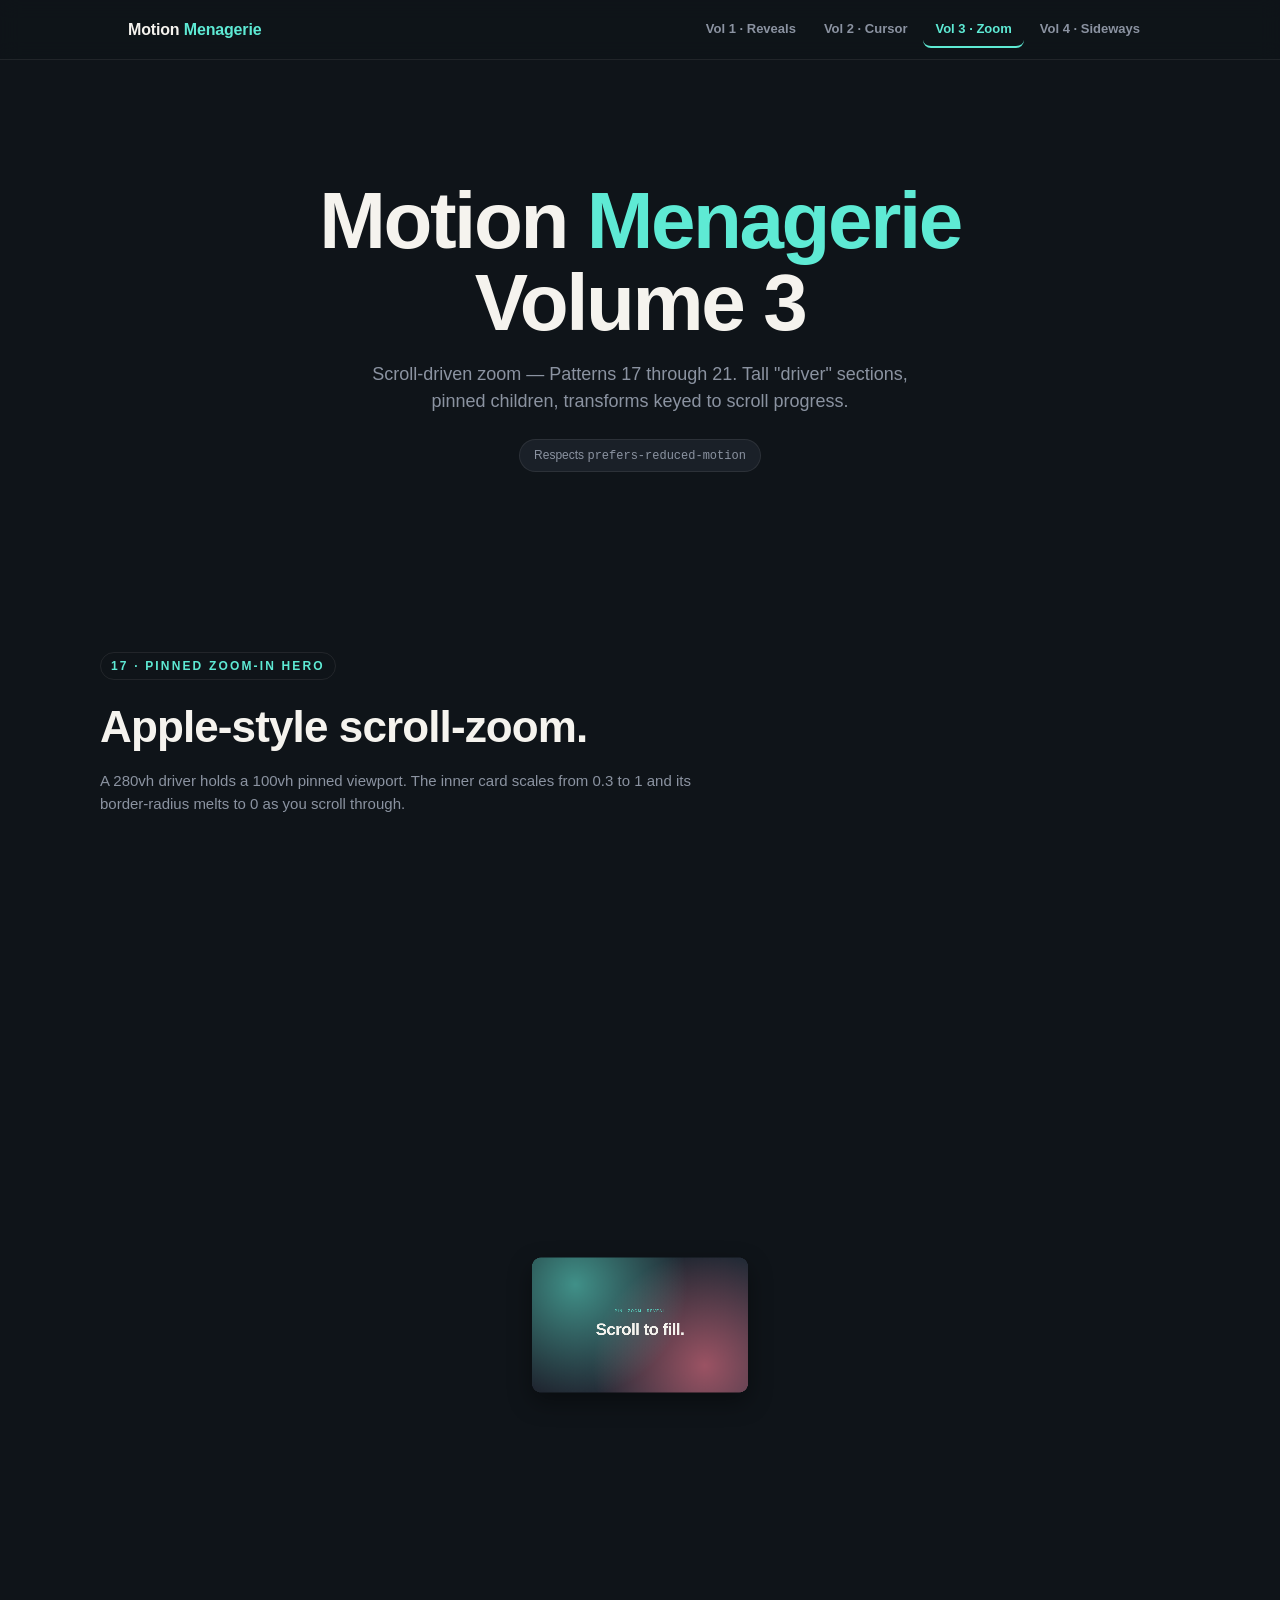
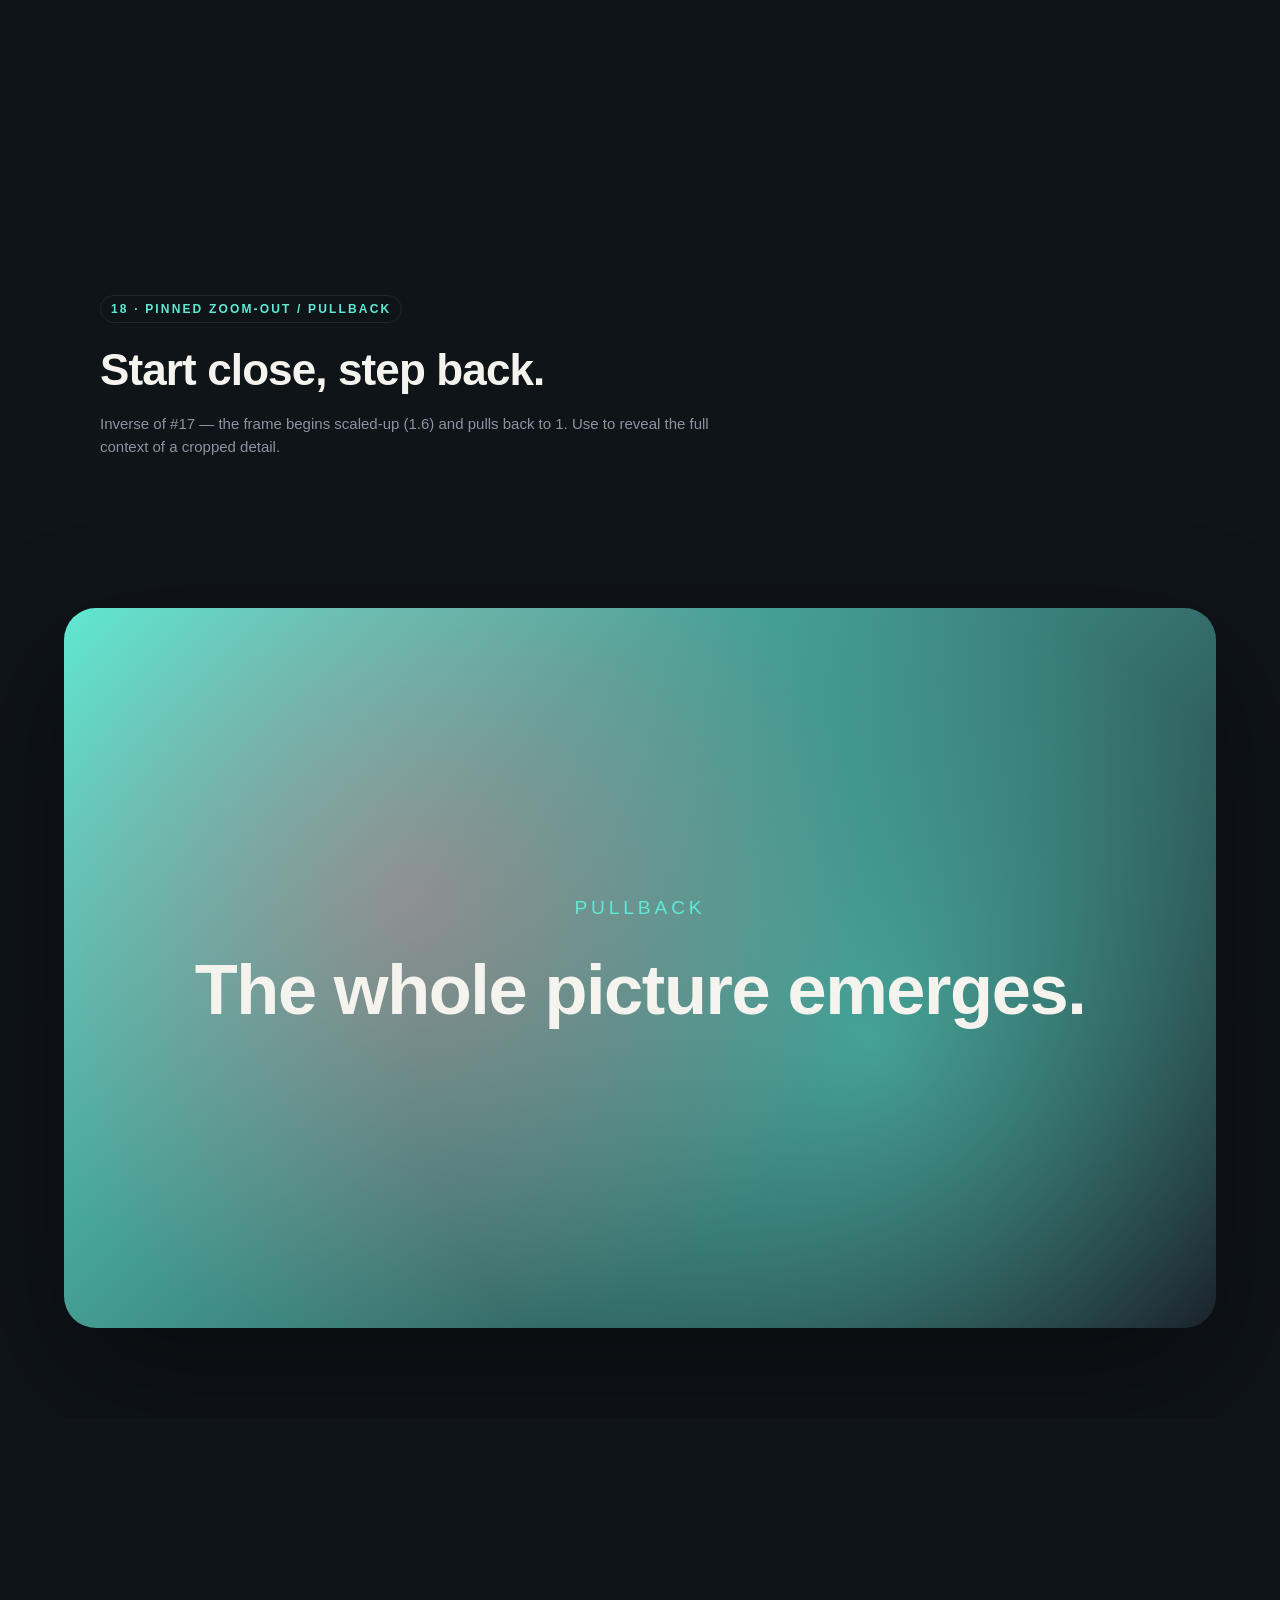
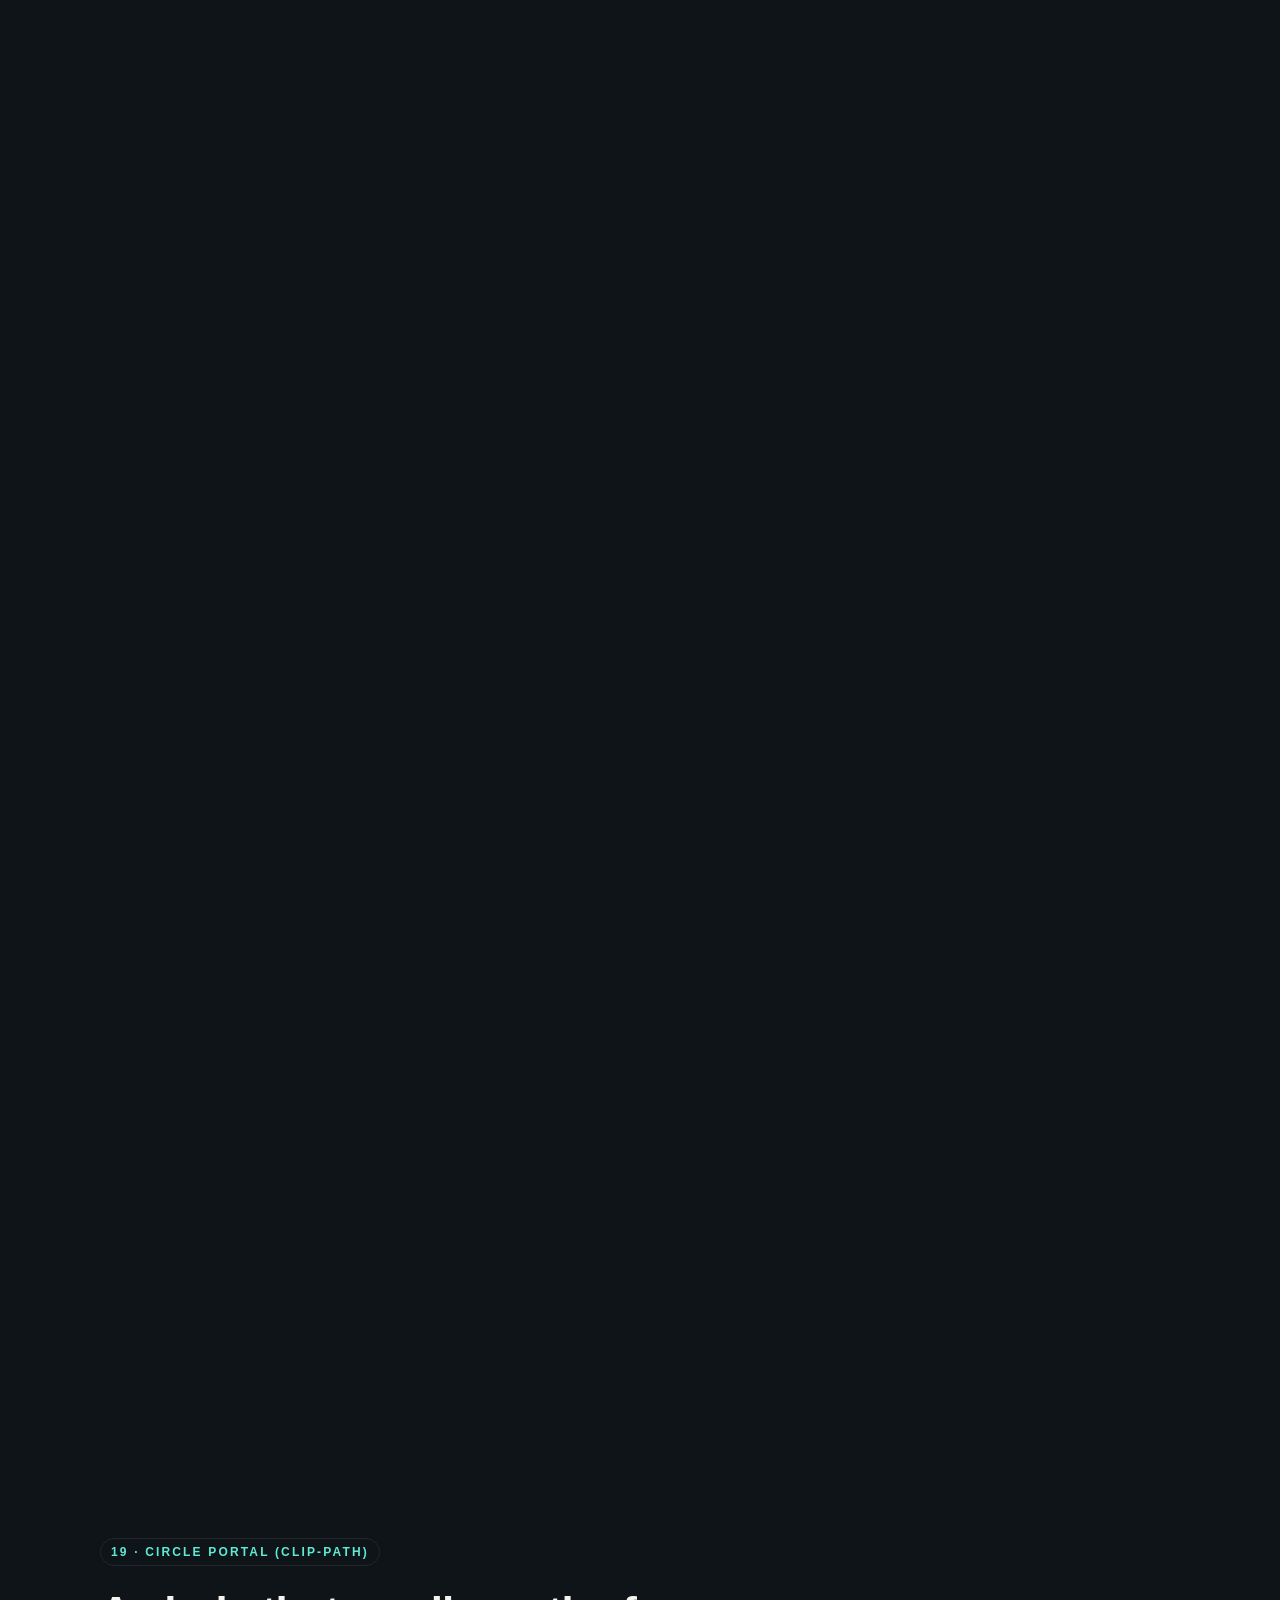
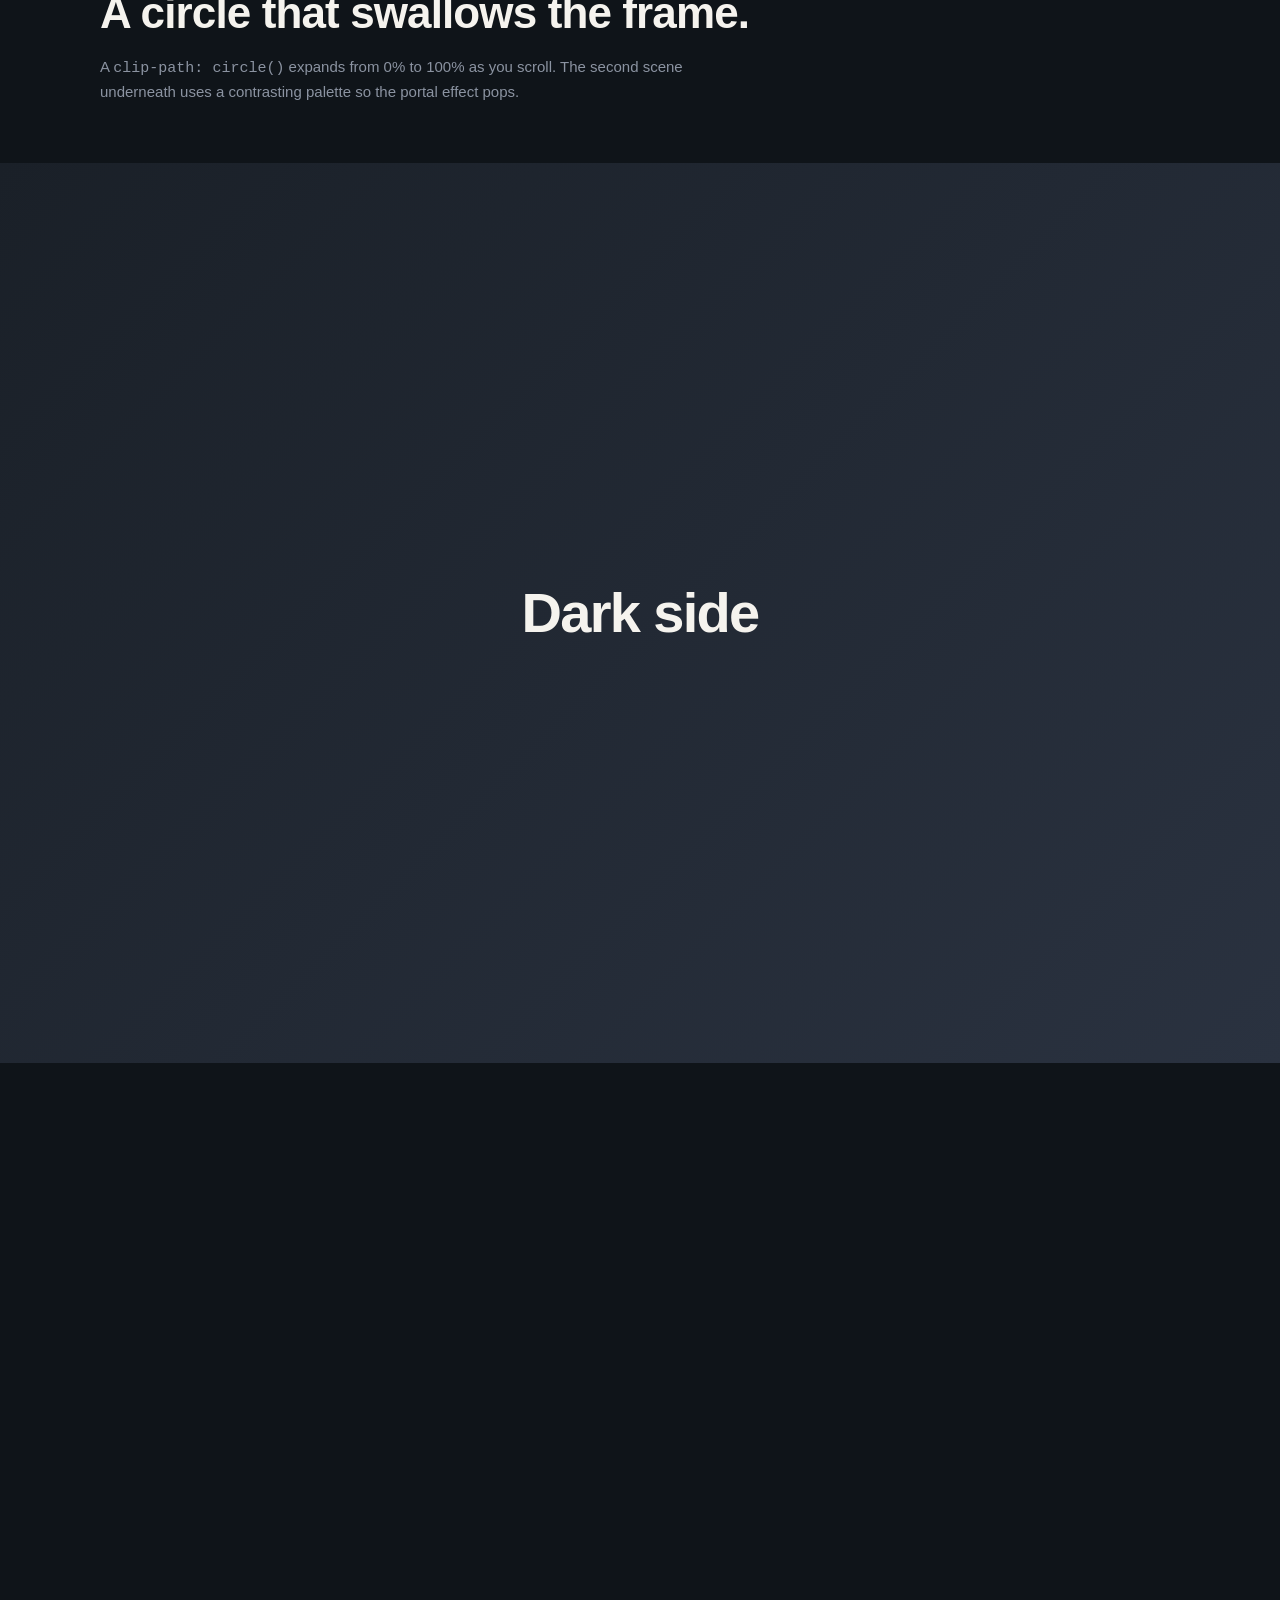
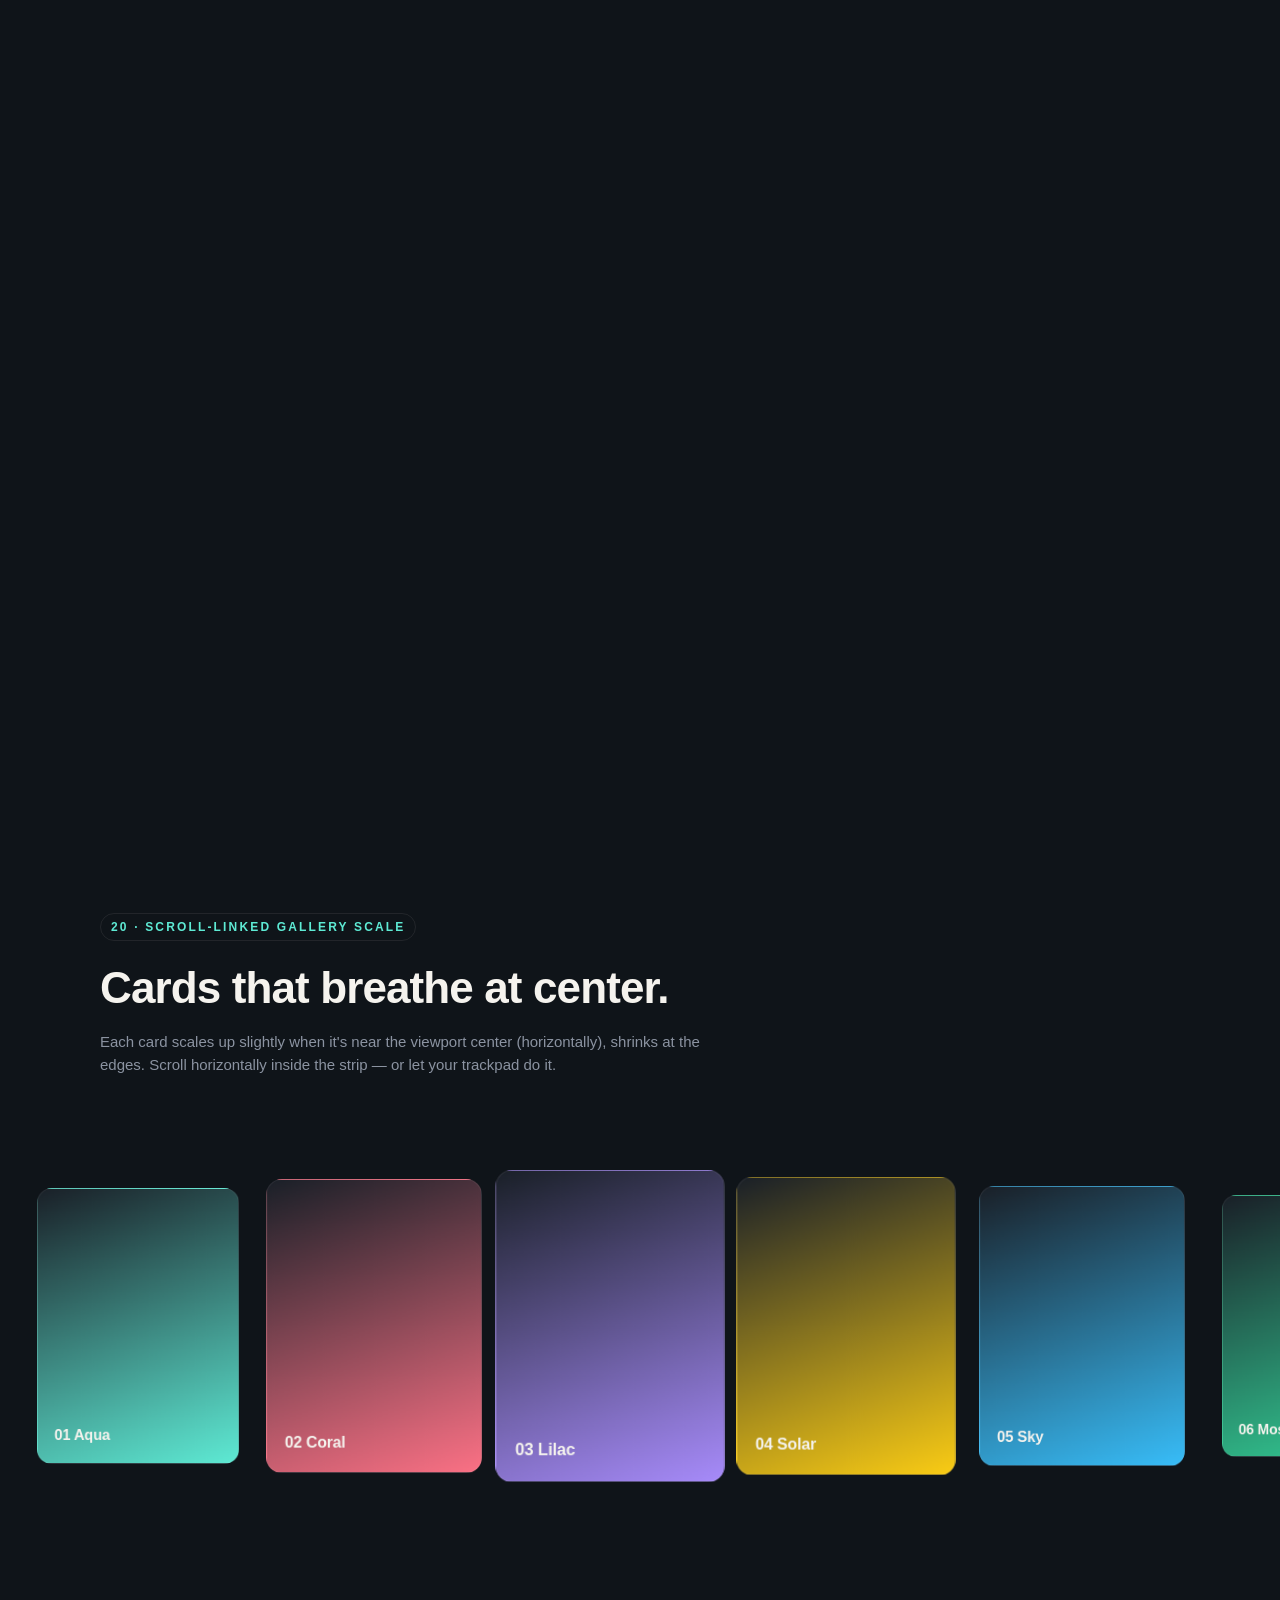
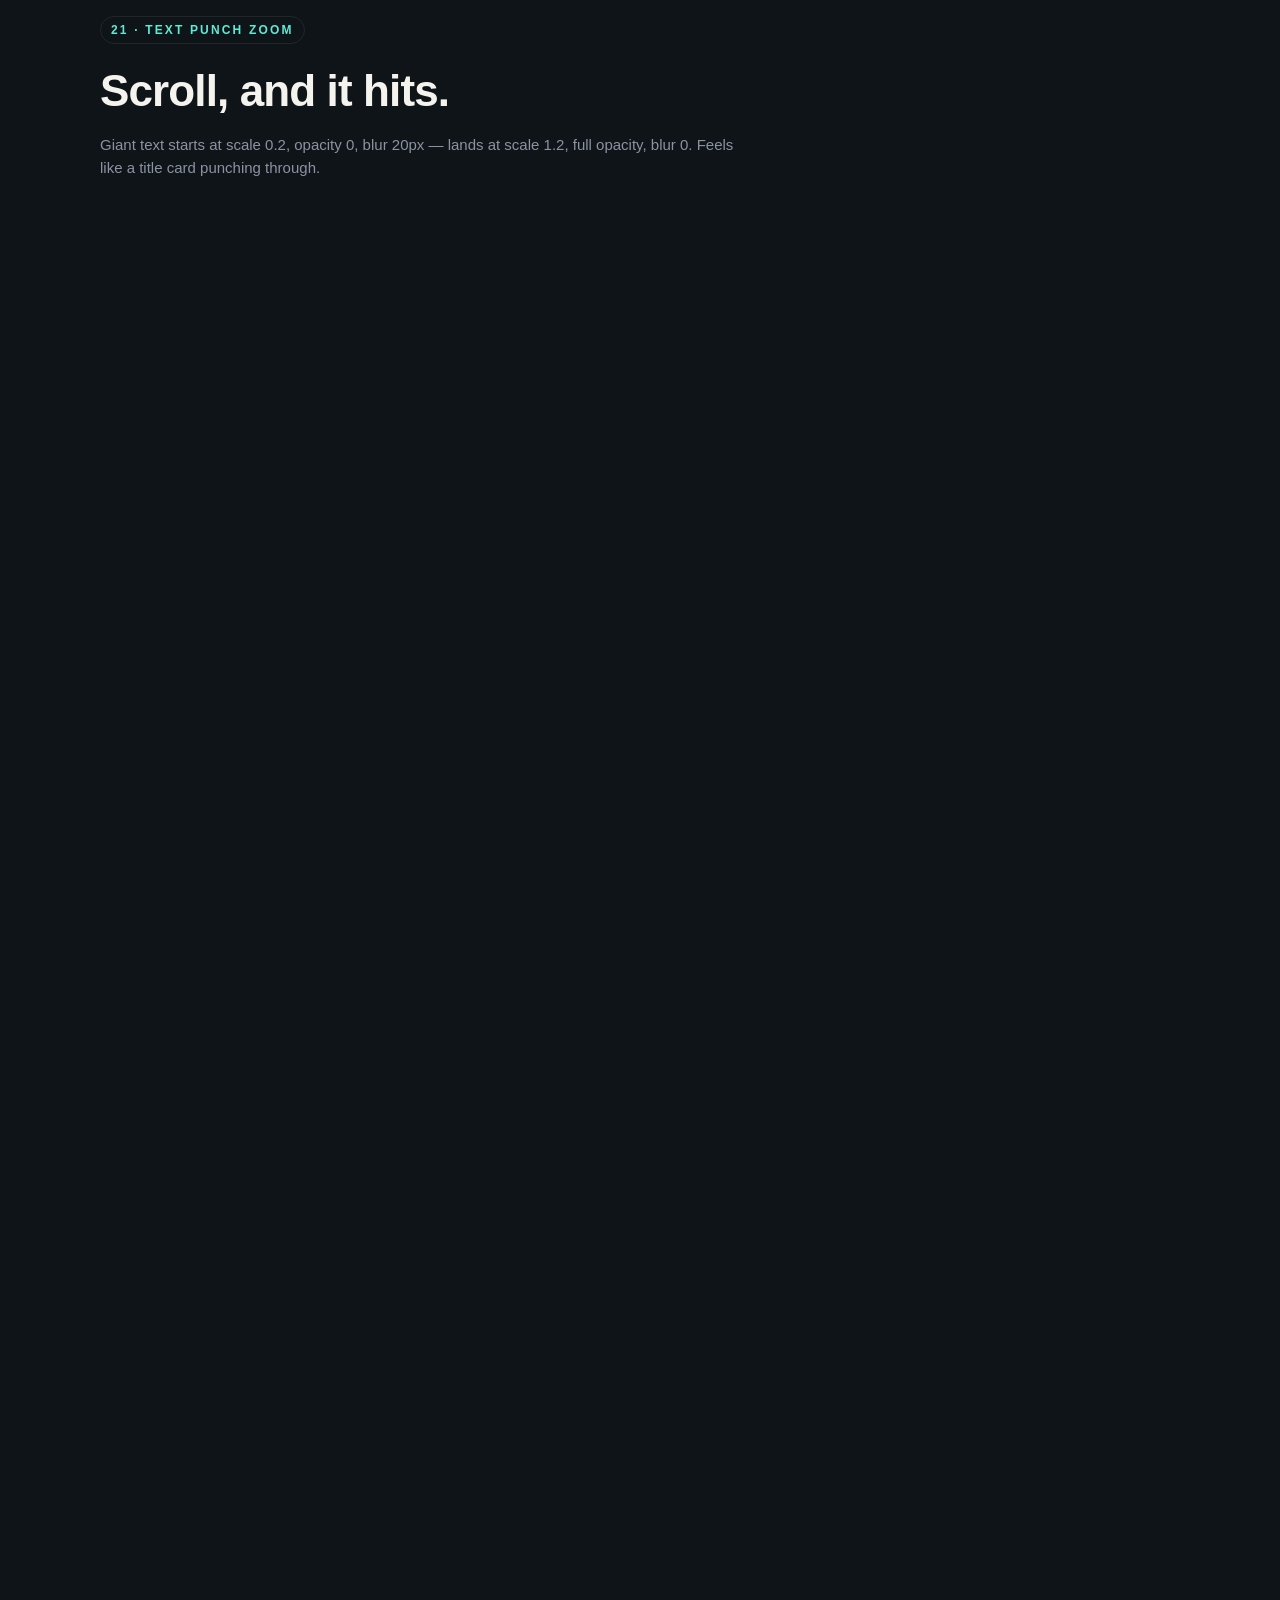
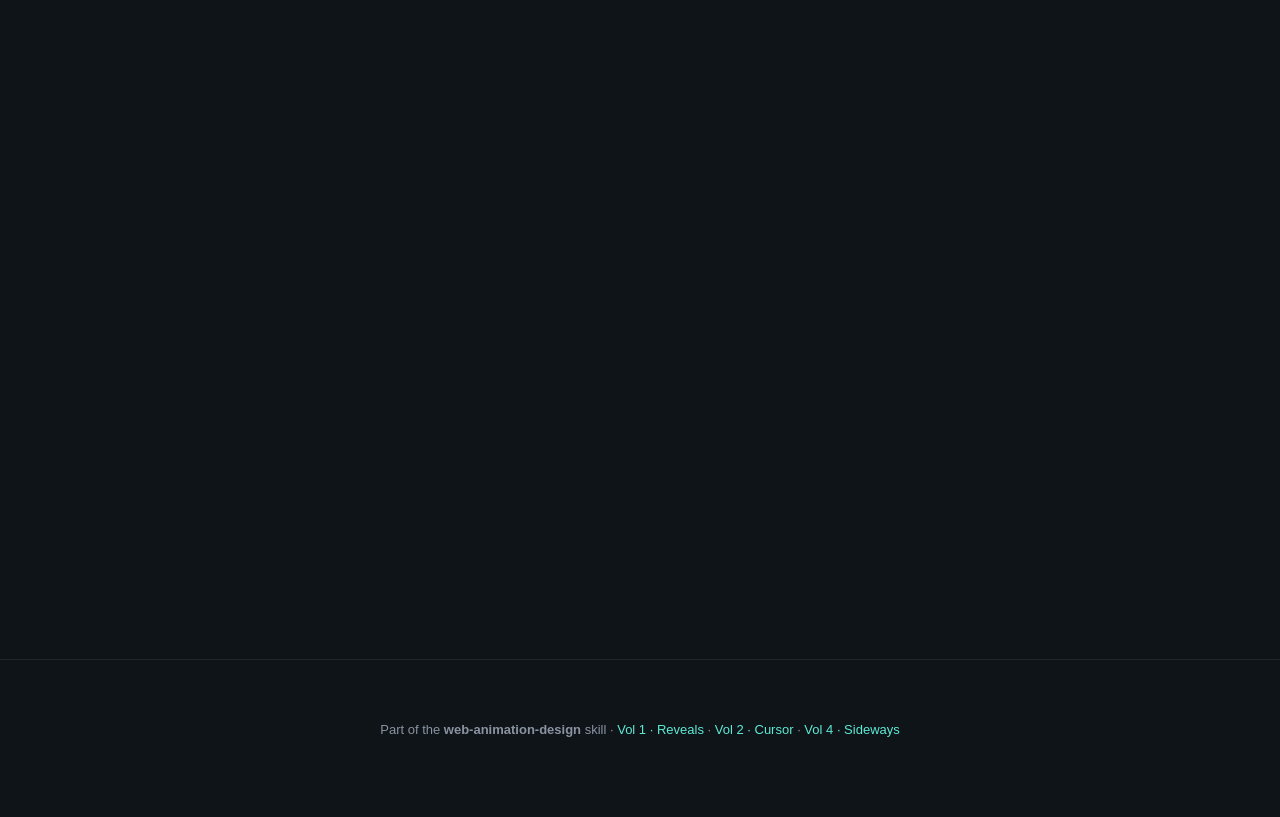
<file: skills/web-animation-design/references/examples/motion-menagerie-vol3.html>
<!DOCTYPE html>
<html lang="en">
<head>
<meta charset="UTF-8" />
<meta name="viewport" content="width=device-width, initial-scale=1.0" />
<title>Motion Menagerie · Vol 3 — Scroll-Driven Zoom</title>
<style>
/* === SHARED TOKENS === */
:root {
    --bg: #0f1419;
    --surface: #1a2028;
    --surface-2: #242c37;
    --text: #f5f3ee;
    --text-muted: #8b93a1;
    --border: rgba(245,243,238,0.08);
    --primary: #5eead4;
    --accent: #fb7185;
    --radius: 14px;
    --maxw: 1080px;
}
* { box-sizing: border-box; }
html, body { margin: 0; padding: 0; }
body {
    background: var(--bg); color: var(--text);
    font-family: -apple-system, BlinkMacSystemFont, "Segoe UI", Roboto, Helvetica, Arial, sans-serif;
    line-height: 1.5;
}
.wrap { max-width: var(--maxw); margin: 0 auto; padding: 0 28px; }
.eyebrow {
    display: inline-block; font-size: 12px; font-weight: 800;
    letter-spacing: 0.18em; text-transform: uppercase;
    color: var(--primary); padding: 4px 10px;
    border: 1px solid var(--border); border-radius: 999px;
    margin-bottom: 14px;
}
.pattern-intro { padding: 100px 0 40px; }
.pattern-intro h2 { font-size: clamp(28px, 4vw, 44px); margin: 0 0 10px; letter-spacing: -0.02em; }
.pattern-intro .desc { color: var(--text-muted); font-size: 15px; max-width: 640px; margin: 0 0 20px; }

/* === NAV === */
.mm-nav {
    position: fixed; top: 0; left: 0; right: 0; z-index: 900;
    background: rgba(15,20,25,0.85); backdrop-filter: blur(10px);
    border-bottom: 1px solid var(--border); height: 60px;
}
.mm-nav-inner {
    max-width: var(--maxw); margin: 0 auto; padding: 0 28px;
    height: 100%; display: flex; align-items: center; justify-content: space-between;
}
.mm-brand { font-weight: 800; font-size: 16px; letter-spacing: -0.01em; }
.mm-brand span { color: var(--primary); }
.mm-tabs { display: flex; gap: 4px; }
.mm-tabs a {
    color: var(--text-muted); text-decoration: none; font-size: 13px; font-weight: 600;
    padding: 8px 12px; border-radius: 8px; border-bottom: 2px solid transparent;
    transition: color 0.2s, border-color 0.2s;
}
.mm-tabs a:hover { color: var(--text); }
.mm-tabs a.active { color: var(--primary); border-bottom-color: var(--primary); }

/* === HERO === */
.hero-intro { padding: 180px 0 80px; text-align: center; }
.hero-intro h1 {
    font-size: clamp(40px, 7vw, 80px); margin: 0 0 18px; letter-spacing: -0.03em;
    line-height: 1.02; font-weight: 800;
}
.hero-intro h1 .mint { color: var(--primary); }
.hero-intro .sub { color: var(--text-muted); font-size: 18px; max-width: 560px; margin: 0 auto 24px; }
.hero-intro .rm-note {
    display: inline-block; font-size: 12px; padding: 6px 14px;
    background: var(--surface); border: 1px solid var(--border);
    border-radius: 999px; color: var(--text-muted);
}

/* === SHARED DRIVER/STICKY === */
.driver { position: relative; }
.pin {
    position: sticky; top: 0; height: 100vh; overflow: hidden;
    display: flex; align-items: center; justify-content: center;
}

/* === 17 PINNED ZOOM-IN HERO === */
#driver-17 { height: 280vh; }
.zoom-in-card {
    width: min(720px, 82%); aspect-ratio: 16 / 10; border-radius: 26px;
    overflow: hidden; position: relative; transform-origin: center;
    background: linear-gradient(135deg, #1a2028, #2a3240);
    transform: scale(var(--zoom-scale, 0.3));
    border-radius: calc(30px * (1 - var(--zoom-pct, 0)));
    will-change: transform, border-radius;
    box-shadow: 0 30px 80px rgba(0,0,0,0.4);
}
.zoom-in-card::before {
    content: ''; position: absolute; inset: 0;
    background:
        radial-gradient(circle at 20% 20%, rgba(94,234,212,0.55), transparent 55%),
        radial-gradient(circle at 80% 80%, rgba(251,113,133,0.55), transparent 55%),
        linear-gradient(135deg, #1a2028 0%, #2a3240 100%);
}
.zoom-in-card .label {
    position: absolute; inset: 0; display: flex; align-items: center; justify-content: center;
    flex-direction: column; color: var(--text); text-align: center; padding: 20px;
}
.zoom-in-card .label .tag { font-size: 12px; letter-spacing: 0.2em; color: var(--primary); margin-bottom: 10px; }
.zoom-in-card .label h3 { font-size: clamp(28px, 5vw, 56px); margin: 0; letter-spacing: -0.03em; }

/* === 18 PINNED ZOOM-OUT === */
#driver-18 { height: 280vh; }
.zoom-out-wrap {
    width: 100%; height: 100%; display: flex; align-items: center; justify-content: center;
    transform-origin: center;
    transform: scale(var(--out-scale, 1.6));
    will-change: transform;
}
.zoom-out-frame {
    width: min(720px, 82%); aspect-ratio: 16 / 10;
    border-radius: 20px; overflow: hidden; position: relative;
    background: linear-gradient(135deg, #5eead4 0%, #1a2028 100%);
    box-shadow: 0 30px 80px rgba(0,0,0,0.4);
}
.zoom-out-frame::before {
    content: ''; position: absolute; inset: 0;
    background:
        radial-gradient(circle at 30% 40%, rgba(251,113,133,0.4), transparent 50%),
        radial-gradient(circle at 70% 60%, rgba(94,234,212,0.45), transparent 50%);
}
.zoom-out-frame .label {
    position: absolute; inset: 0; display: flex; align-items: center; justify-content: center;
    flex-direction: column; color: var(--text); text-align: center; padding: 20px;
}
.zoom-out-frame .label .tag { font-size: 12px; letter-spacing: 0.2em; color: var(--primary); margin-bottom: 10px; }
.zoom-out-frame .label h3 { font-size: clamp(26px, 4vw, 44px); margin: 0; letter-spacing: -0.02em; }

/* === 19 CIRCLE PORTAL === */
#driver-19 { height: 250vh; }
.portal-base {
    position: absolute; inset: 0;
    background: linear-gradient(135deg, #1a2028, #2a3240);
    display: flex; align-items: center; justify-content: center;
    color: var(--text);
}
.portal-base h3 { font-size: clamp(28px, 5vw, 56px); margin: 0; letter-spacing: -0.03em; }
.portal-reveal {
    position: absolute; inset: 0;
    background: linear-gradient(135deg, #fb7185 0%, #fda4af 60%, #fef3c7 100%);
    clip-path: circle(var(--portal-r, 0%) at 50% 50%);
    display: flex; align-items: center; justify-content: center;
    color: #3c0a1e; text-align: center; padding: 20px;
    will-change: clip-path;
}
.portal-reveal h3 { font-size: clamp(28px, 5vw, 56px); margin: 0 0 8px; letter-spacing: -0.03em; }
.portal-reveal p { margin: 0; font-size: 15px; max-width: 420px; }

/* === 20 SCROLL-LINKED GALLERY SCALE === */
.gallery {
    display: flex; gap: 16px; padding: 40px 28px; overflow-x: auto;
    scroll-behavior: smooth;
}
.gallery-item {
    flex: 0 0 220px; height: 300px; border-radius: 16px;
    background: var(--surface); border: 1px solid var(--border);
    display: flex; align-items: flex-end; padding: 18px; color: var(--text);
    font-weight: 700; letter-spacing: -0.01em;
    transform-origin: center; will-change: transform;
    transition: transform 0.25s cubic-bezier(.2,.8,.2,1);
}
.gallery-item:nth-child(1) { background: linear-gradient(160deg, #1a2028, #5eead4); }
.gallery-item:nth-child(2) { background: linear-gradient(160deg, #1a2028, #fb7185); }
.gallery-item:nth-child(3) { background: linear-gradient(160deg, #1a2028, #a78bfa); }
.gallery-item:nth-child(4) { background: linear-gradient(160deg, #1a2028, #facc15); }
.gallery-item:nth-child(5) { background: linear-gradient(160deg, #1a2028, #38bdf8); }
.gallery-item:nth-child(6) { background: linear-gradient(160deg, #1a2028, #34d399); }

/* === 21 TEXT PUNCH ZOOM === */
#driver-21 { height: 220vh; }
.punch-text {
    font-size: clamp(120px, 28vw, 320px); font-weight: 900; letter-spacing: -0.05em;
    color: var(--primary); line-height: 0.85; margin: 0;
    transform: scale(var(--punch-scale, 0.2));
    opacity: var(--punch-opacity, 0);
    filter: blur(calc(20px * (1 - var(--punch-pct, 0))));
    will-change: transform, opacity, filter;
}

/* === FOOTER === */
footer {
    padding: 60px 0 80px; text-align: center; color: var(--text-muted);
    font-size: 13px; border-top: 1px solid var(--border); margin-top: 40px;
}
footer a { color: var(--primary); text-decoration: none; }
footer a:hover { text-decoration: underline; }

/* === REDUCED MOTION === */
@media (prefers-reduced-motion: reduce) {
    *, *::before, *::after {
        animation-duration: 0.001ms !important;
        animation-iteration-count: 1 !important;
        transition-duration: 0.001ms !important;
    }
    #driver-17, #driver-18, #driver-19, #driver-21 { height: auto !important; padding: 60px 0; }
    .pin { position: static !important; height: auto !important; }
    .zoom-in-card { transform: scale(1) !important; border-radius: 20px !important; }
    .zoom-out-wrap { transform: scale(1) !important; }
    .portal-reveal { clip-path: none !important; }
    .punch-text { transform: none !important; opacity: 1 !important; filter: none !important; }
    .gallery-item { transform: none !important; }
}
</style>
</head>
<body>

<nav class="mm-nav">
    <div class="mm-nav-inner">
        <div class="mm-brand">Motion <span>Menagerie</span></div>
        <div class="mm-tabs">
            <a href="motion-menagerie-vol1.html">Vol 1 · Reveals</a>
            <a href="motion-menagerie-vol2.html">Vol 2 · Cursor</a>
            <a href="motion-menagerie-vol3.html" class="active">Vol 3 · Zoom</a>
            <a href="motion-menagerie-vol4.html">Vol 4 · Sideways</a>
        </div>
    </div>
</nav>

<section class="hero-intro wrap">
    <h1>Motion <span class="mint">Menagerie</span><br>Volume 3</h1>
    <p class="sub">Scroll-driven zoom — Patterns 17 through 21. Tall "driver" sections, pinned children, transforms keyed to scroll progress.</p>
    <span class="rm-note">Respects <code>prefers-reduced-motion</code></span>
</section>

<!-- 17 PINNED ZOOM-IN HERO -->
<div class="wrap pattern-intro">
    <span class="eyebrow">17 · Pinned Zoom-In Hero</span>
    <h2>Apple-style scroll-zoom.</h2>
    <p class="desc">A 280vh driver holds a 100vh pinned viewport. The inner card scales from 0.3 to 1 and its border-radius melts to 0 as you scroll through.</p>
</div>
<div class="driver" id="driver-17">
    <div class="pin">
        <div class="zoom-in-card" id="zoom-in-card">
            <div class="label">
                <span class="tag">PIN · ZOOM · REVEAL</span>
                <h3>Scroll to fill.</h3>
            </div>
        </div>
    </div>
</div>

<!-- 18 PINNED ZOOM-OUT -->
<div class="wrap pattern-intro">
    <span class="eyebrow">18 · Pinned Zoom-Out / Pullback</span>
    <h2>Start close, step back.</h2>
    <p class="desc">Inverse of #17 — the frame begins scaled-up (1.6) and pulls back to 1. Use to reveal the full context of a cropped detail.</p>
</div>
<div class="driver" id="driver-18">
    <div class="pin">
        <div class="zoom-out-wrap" id="zoom-out-wrap">
            <div class="zoom-out-frame">
                <div class="label">
                    <span class="tag">PULLBACK</span>
                    <h3>The whole picture emerges.</h3>
                </div>
            </div>
        </div>
    </div>
</div>

<!-- 19 CIRCLE PORTAL -->
<div class="wrap pattern-intro">
    <span class="eyebrow">19 · Circle Portal (clip-path)</span>
    <h2>A circle that swallows the frame.</h2>
    <p class="desc">A <code>clip-path: circle()</code> expands from 0% to 100% as you scroll. The second scene underneath uses a contrasting palette so the portal effect pops.</p>
</div>
<div class="driver" id="driver-19">
    <div class="pin" style="overflow: hidden;">
        <div class="portal-base"><h3>Dark side</h3></div>
        <div class="portal-reveal" id="portal-reveal">
            <div>
                <h3>Bright side</h3>
                <p>Clip-path circle grew from 0% to 100% as you scrolled.</p>
            </div>
        </div>
    </div>
</div>

<!-- 20 SCROLL-LINKED GALLERY SCALE -->
<div class="wrap pattern-intro">
    <span class="eyebrow">20 · Scroll-Linked Gallery Scale</span>
    <h2>Cards that breathe at center.</h2>
    <p class="desc">Each card scales up slightly when it's near the viewport center (horizontally), shrinks at the edges. Scroll horizontally inside the strip — or let your trackpad do it.</p>
</div>
<div class="gallery" id="gallery">
    <div class="gallery-item">01 Aqua</div>
    <div class="gallery-item">02 Coral</div>
    <div class="gallery-item">03 Lilac</div>
    <div class="gallery-item">04 Solar</div>
    <div class="gallery-item">05 Sky</div>
    <div class="gallery-item">06 Moss</div>
</div>

<!-- 21 TEXT PUNCH ZOOM -->
<div class="wrap pattern-intro">
    <span class="eyebrow">21 · Text Punch Zoom</span>
    <h2>Scroll, and it hits.</h2>
    <p class="desc">Giant text starts at scale 0.2, opacity 0, blur 20px — lands at scale 1.2, full opacity, blur 0. Feels like a title card punching through.</p>
</div>
<div class="driver" id="driver-21">
    <div class="pin">
        <h3 class="punch-text" id="punch-text">BOOM</h3>
    </div>
</div>

<footer>
    <div class="wrap">
        Part of the <b>web-animation-design</b> skill ·
        <a href="motion-menagerie-vol1.html">Vol 1 · Reveals</a> ·
        <a href="motion-menagerie-vol2.html">Vol 2 · Cursor</a> ·
        <a href="motion-menagerie-vol4.html">Vol 4 · Sideways</a>
    </div>
</footer>

<script>
(function() {
    'use strict';

    var reduce = window.matchMedia('(prefers-reduced-motion: reduce)').matches;
    if (reduce) return;

    // Returns 0..1 based on how far through a "driver" element the viewport has scrolled
    function driverProgress(driver) {
        var rect = driver.getBoundingClientRect();
        var winH = window.innerHeight;
        var total = rect.height - winH;
        var scrolled = Math.min(Math.max(-rect.top, 0), total);
        return total > 0 ? scrolled / total : 0;
    }

    function clamp(v, a, b) { return Math.max(a, Math.min(b, v)); }

    var d17 = document.getElementById('driver-17');
    var card17 = document.getElementById('zoom-in-card');
    var d18 = document.getElementById('driver-18');
    var wrap18 = document.getElementById('zoom-out-wrap');
    var d19 = document.getElementById('driver-19');
    var portal = document.getElementById('portal-reveal');
    var gallery = document.getElementById('gallery');
    var items = gallery ? gallery.querySelectorAll('.gallery-item') : [];
    var d21 = document.getElementById('driver-21');
    var punch = document.getElementById('punch-text');

    var ticking = false;

    function update() {
        // 17: scale 0.3 -> 1, border-radius 30 -> 0
        if (d17 && card17) {
            var p = driverProgress(d17);
            var scale = 0.3 + p * 0.7;
            card17.style.setProperty('--zoom-scale', scale);
            card17.style.setProperty('--zoom-pct', p);
        }
        // 18: scale 1.6 -> 1
        if (d18 && wrap18) {
            var p2 = driverProgress(d18);
            var s2 = 1.6 - p2 * 0.6;
            wrap18.style.setProperty('--out-scale', s2);
        }
        // 19: clip-path circle 0% -> 100%
        if (d19 && portal) {
            var p3 = driverProgress(d19);
            portal.style.setProperty('--portal-r', (p3 * 100) + '%');
        }
        // 20: scale each card by centeredness in viewport width
        if (items.length) {
            var cx = window.innerWidth / 2;
            items.forEach(function(el) {
                var r = el.getBoundingClientRect();
                var itemCx = r.left + r.width / 2;
                var dist = Math.abs(cx - itemCx);
                var factor = clamp(1 - dist / (window.innerWidth * 0.6), 0, 1);
                var scale = 0.85 + factor * 0.2;
                el.style.transform = 'scale(' + scale + ')';
            });
        }
        // 21: punch text
        if (d21 && punch) {
            var p5 = driverProgress(d21);
            var scale5 = 0.2 + p5 * 1.0;
            punch.style.setProperty('--punch-scale', scale5);
            punch.style.setProperty('--punch-opacity', clamp(p5 * 1.4, 0, 1));
            punch.style.setProperty('--punch-pct', p5);
        }
        ticking = false;
    }

    function onScroll() {
        if (!ticking) {
            requestAnimationFrame(update);
            ticking = true;
        }
    }

    window.addEventListener('scroll', onScroll, { passive: true });
    window.addEventListener('resize', onScroll, { passive: true });
    update();
})();
</script>

</body>
</html>
</file>
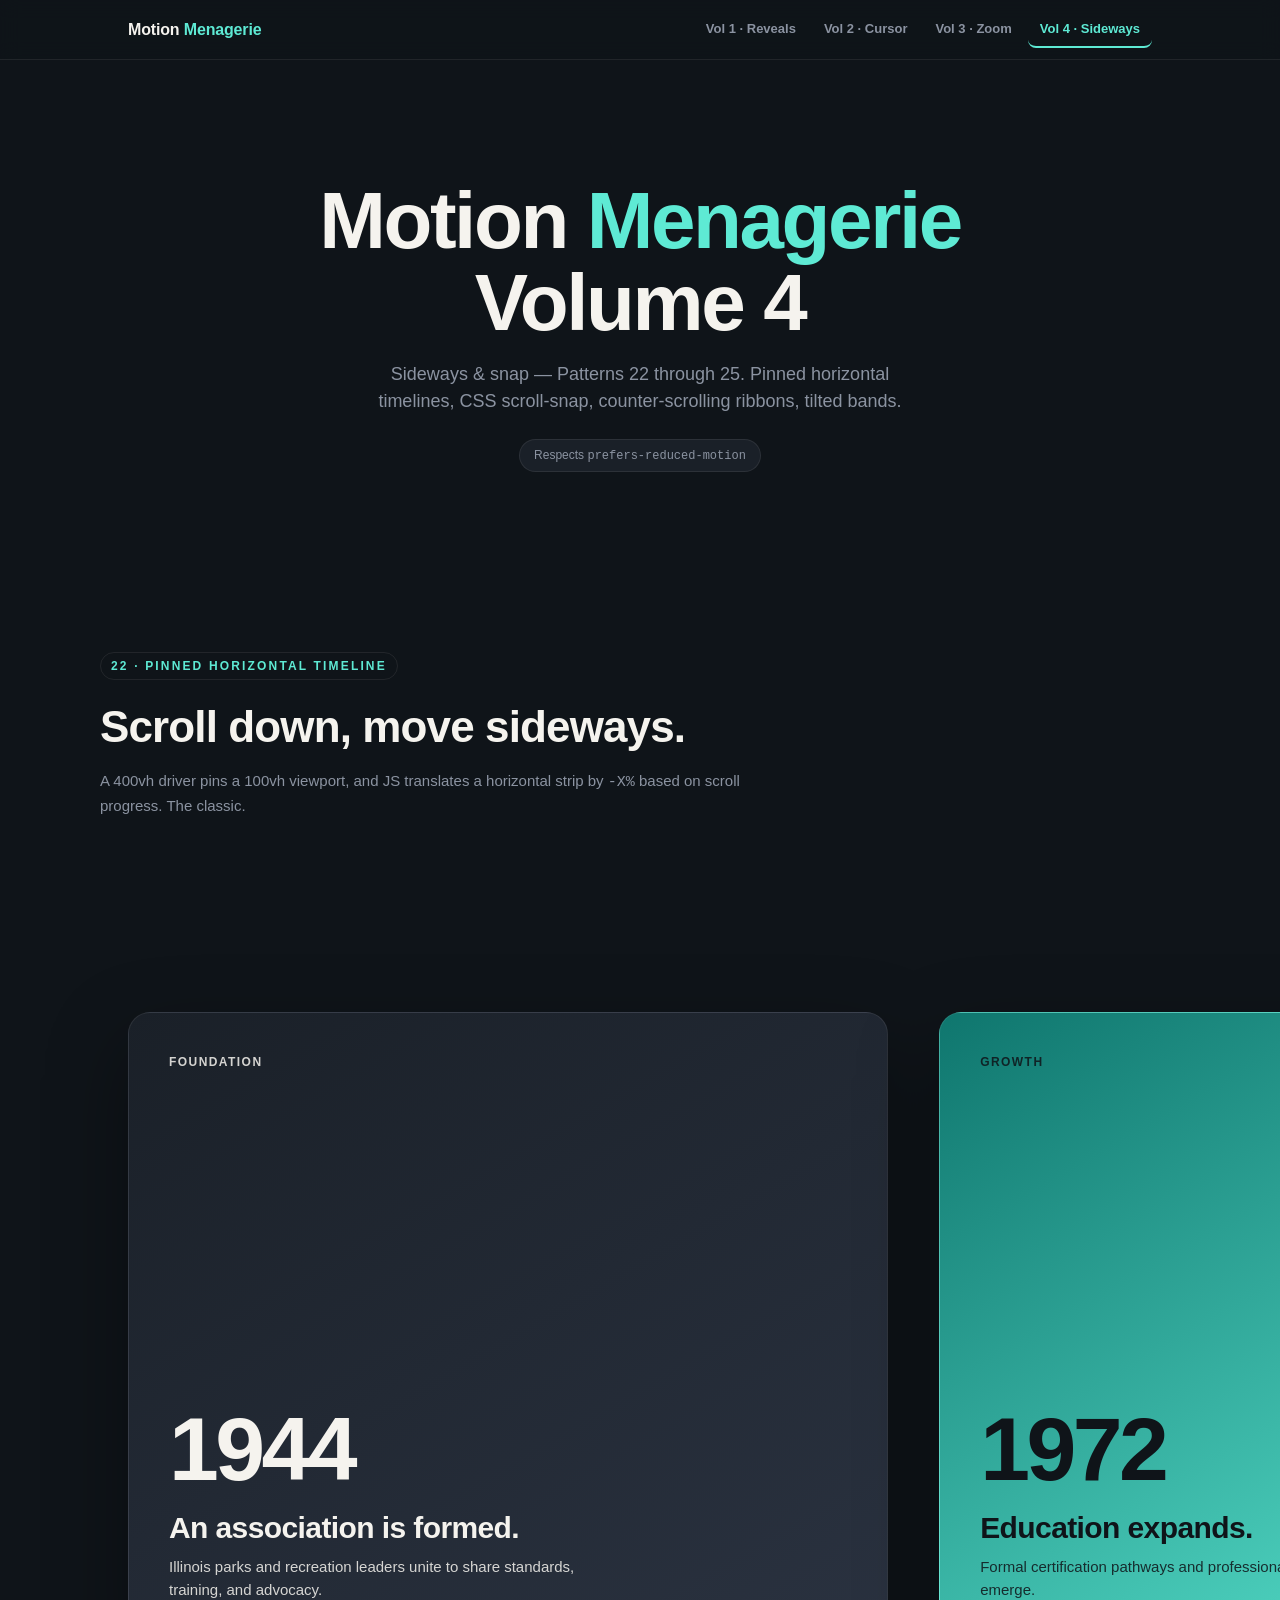
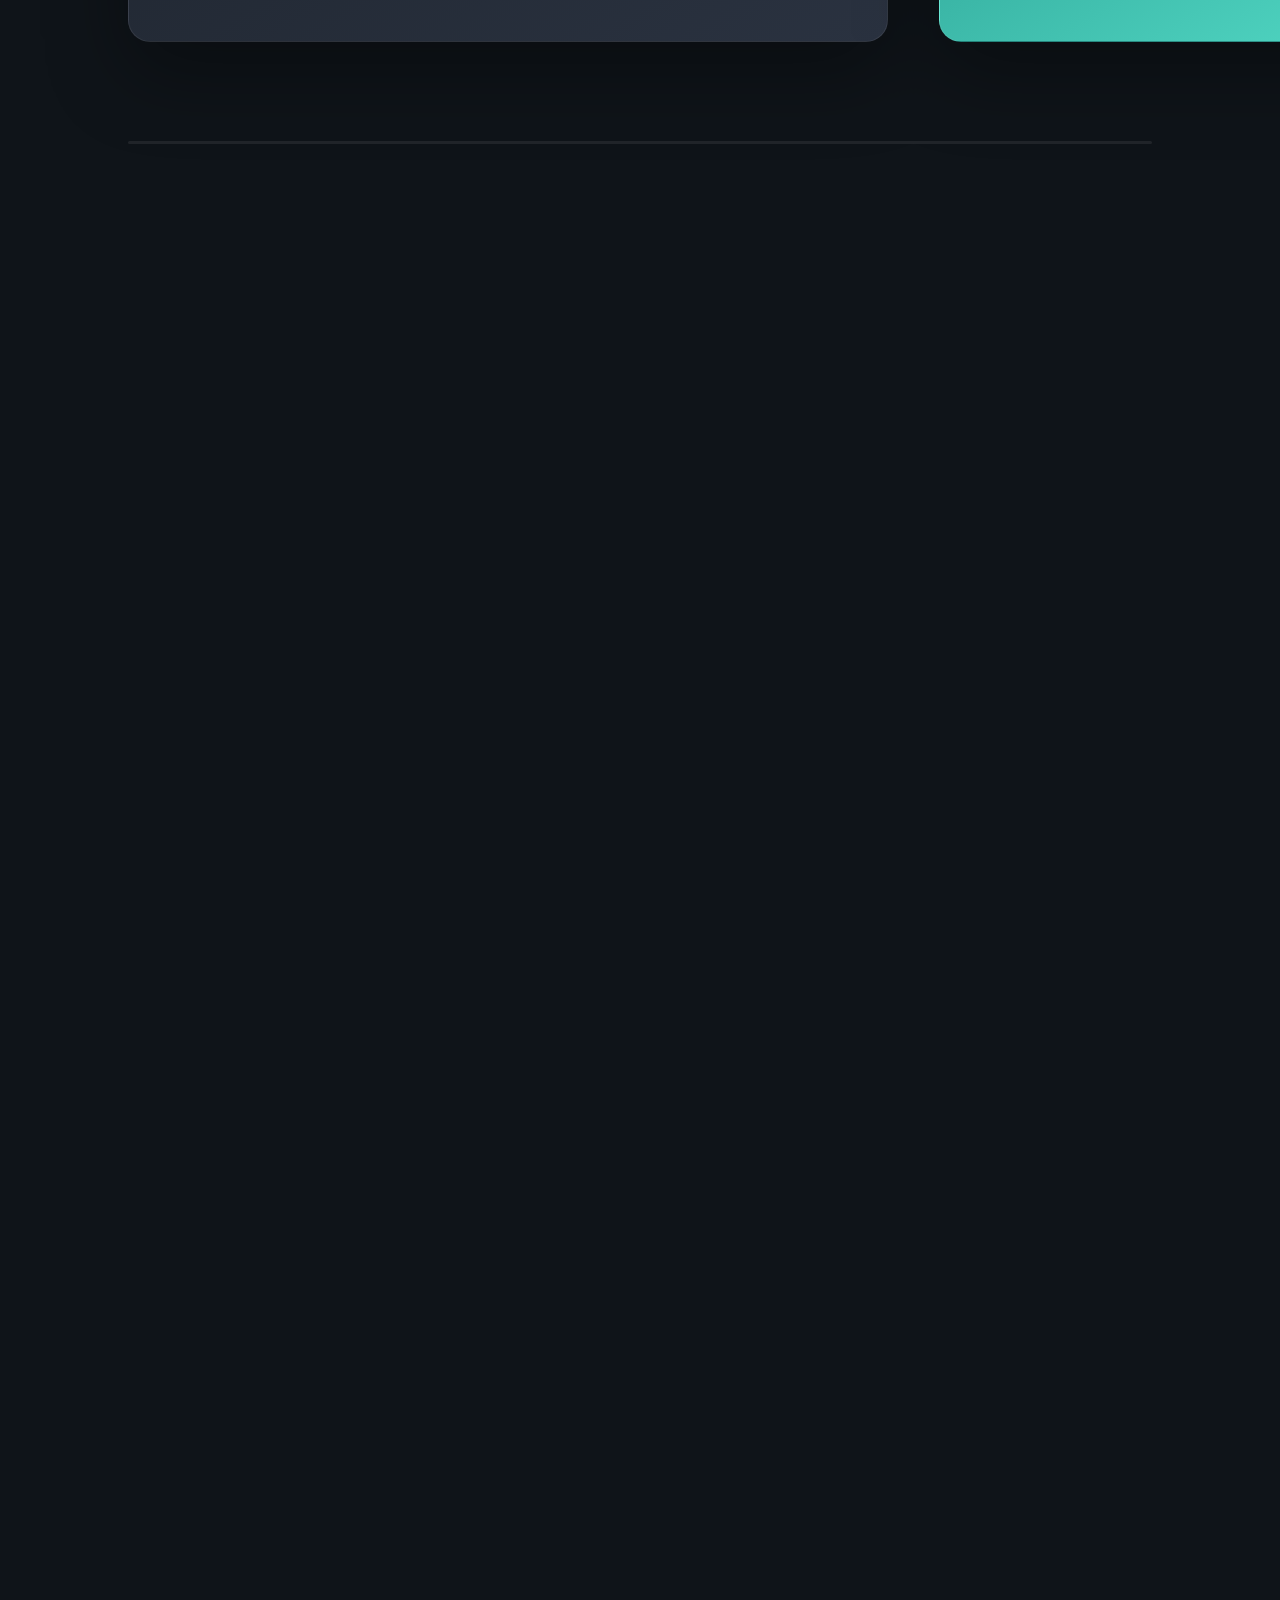
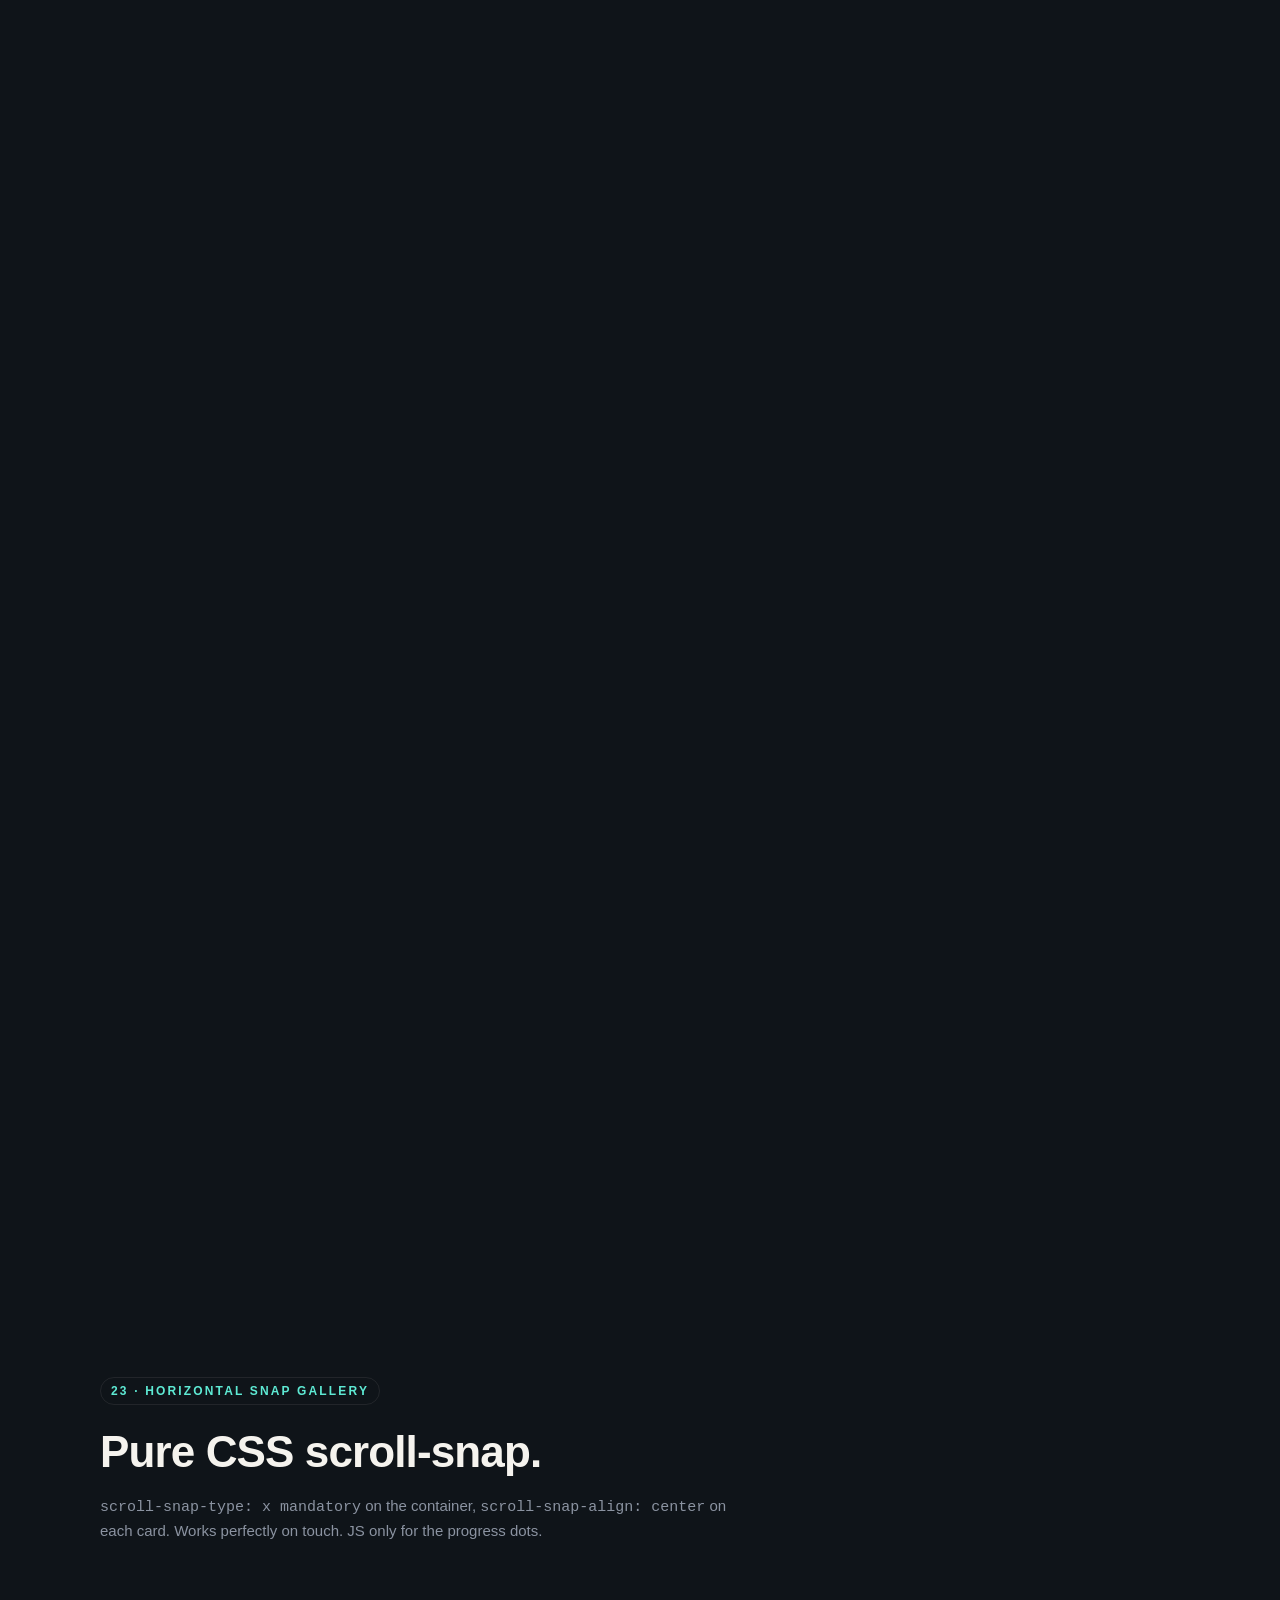
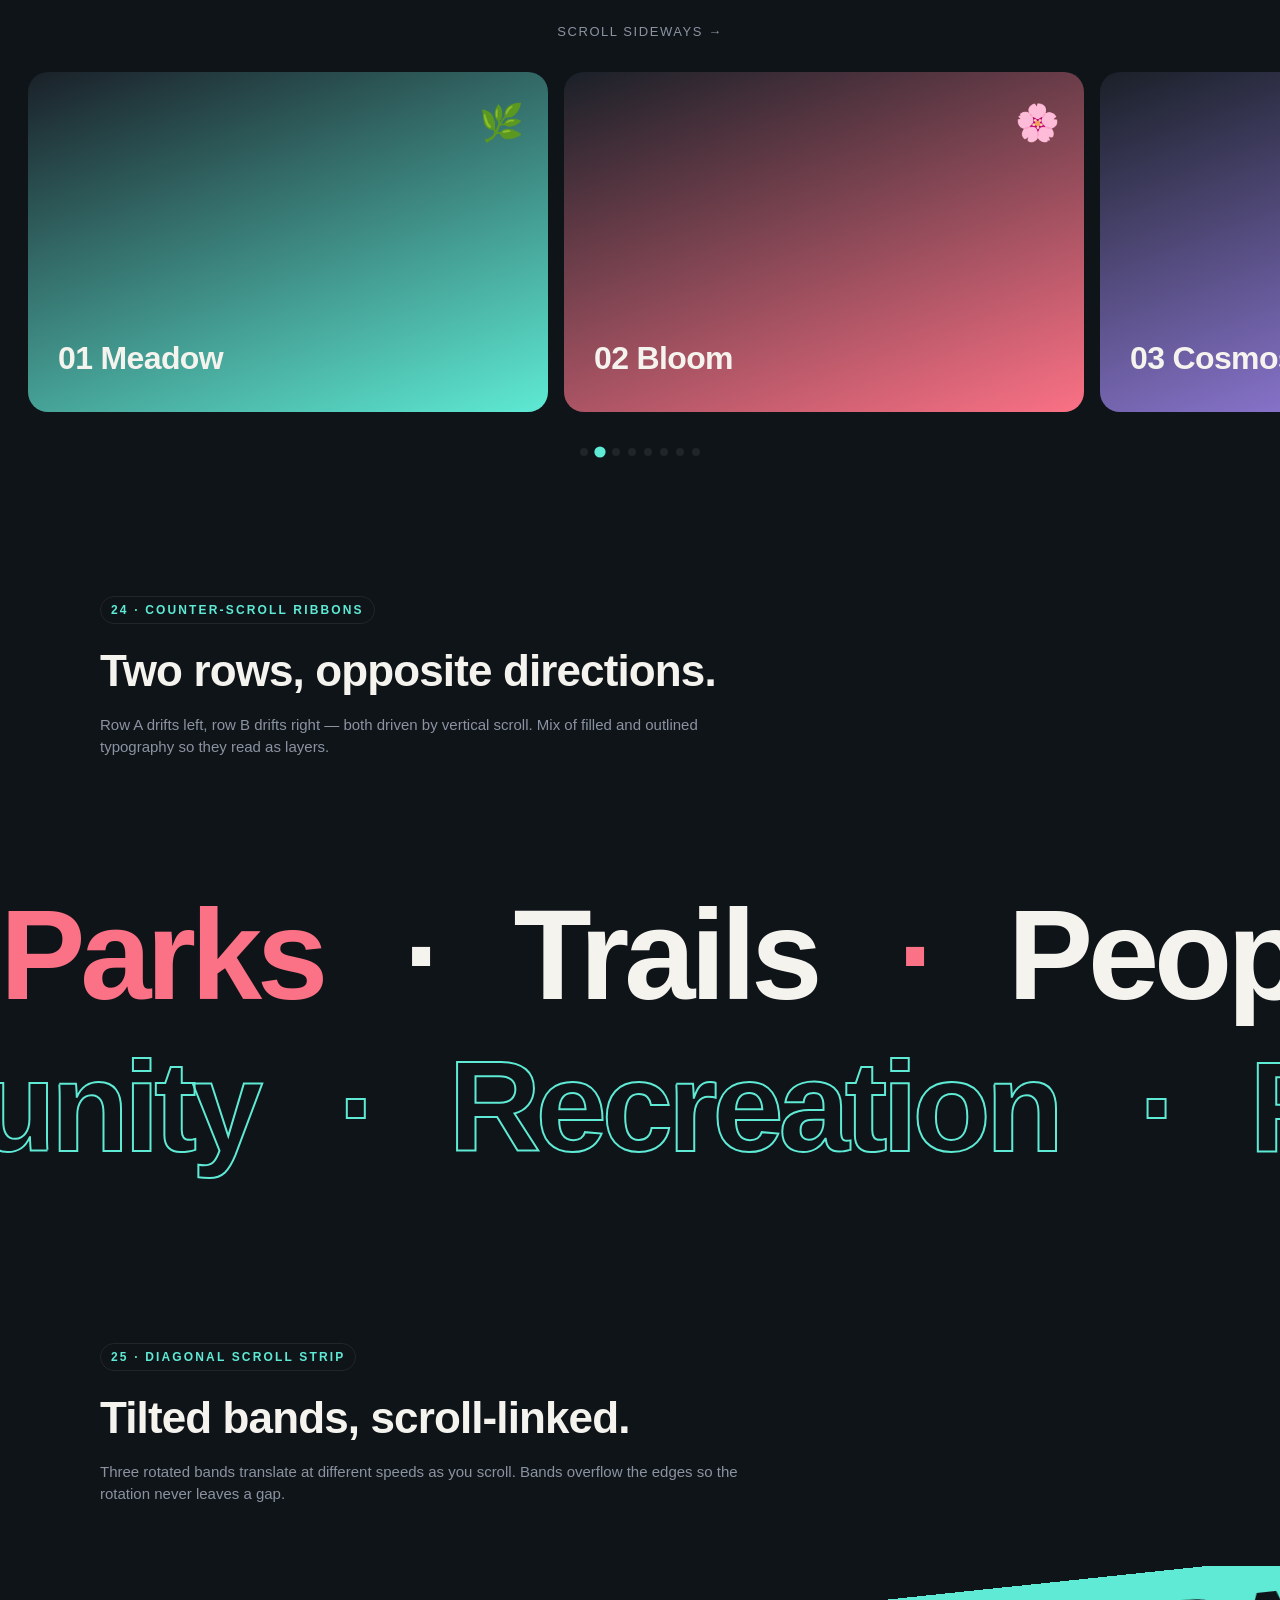
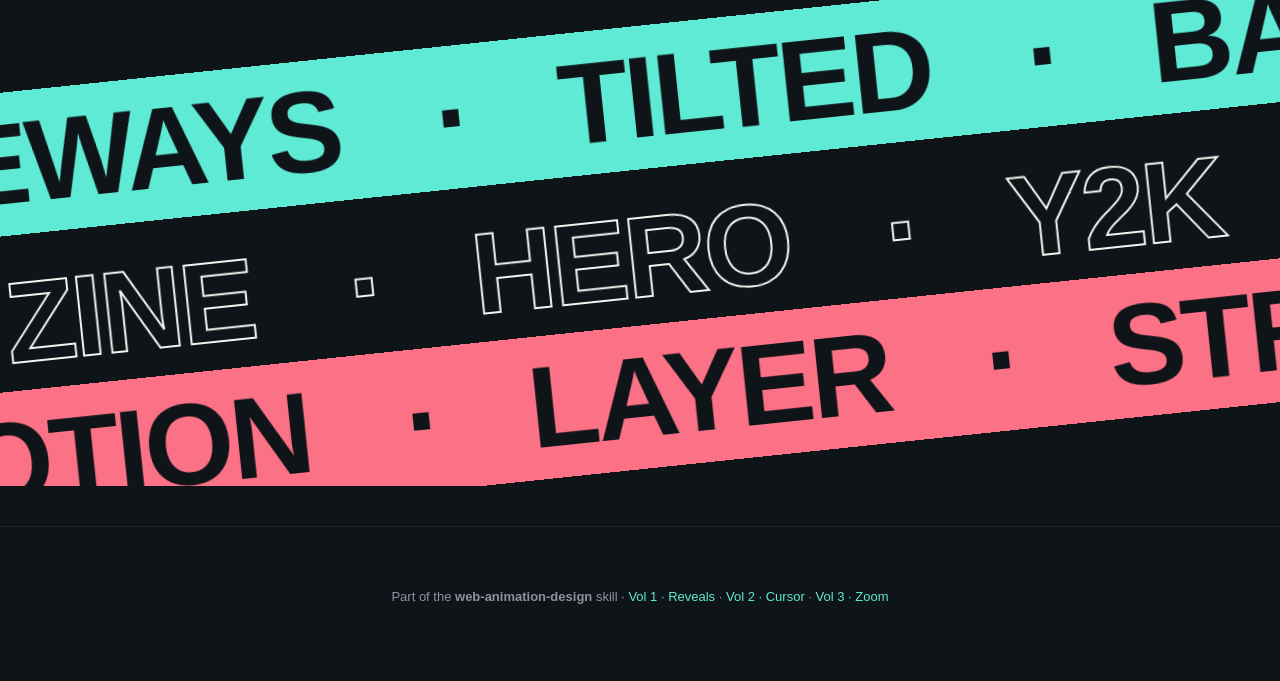
<file: skills/web-animation-design/references/examples/motion-menagerie-vol4.html>
<!DOCTYPE html>
<html lang="en">
<head>
<meta charset="UTF-8" />
<meta name="viewport" content="width=device-width, initial-scale=1.0" />
<title>Motion Menagerie · Vol 4 — Sideways &amp; Snap</title>
<style>
/* === SHARED TOKENS === */
:root {
    --bg: #0f1419;
    --surface: #1a2028;
    --surface-2: #242c37;
    --text: #f5f3ee;
    --text-muted: #8b93a1;
    --border: rgba(245,243,238,0.08);
    --primary: #5eead4;
    --accent: #fb7185;
    --radius: 14px;
    --maxw: 1080px;
}
* { box-sizing: border-box; }
html, body { margin: 0; padding: 0; }
body {
    background: var(--bg); color: var(--text);
    font-family: -apple-system, BlinkMacSystemFont, "Segoe UI", Roboto, Helvetica, Arial, sans-serif;
    line-height: 1.5;
    overflow-x: hidden;
}
.wrap { max-width: var(--maxw); margin: 0 auto; padding: 0 28px; }
.eyebrow {
    display: inline-block; font-size: 12px; font-weight: 800;
    letter-spacing: 0.18em; text-transform: uppercase;
    color: var(--primary); padding: 4px 10px;
    border: 1px solid var(--border); border-radius: 999px;
    margin-bottom: 14px;
}
.pattern-intro { padding: 100px 0 40px; }
.pattern-intro h2 { font-size: clamp(28px, 4vw, 44px); margin: 0 0 10px; letter-spacing: -0.02em; }
.pattern-intro .desc { color: var(--text-muted); font-size: 15px; max-width: 640px; margin: 0 0 20px; }

/* === NAV === */
.mm-nav {
    position: fixed; top: 0; left: 0; right: 0; z-index: 900;
    background: rgba(15,20,25,0.85); backdrop-filter: blur(10px);
    border-bottom: 1px solid var(--border); height: 60px;
}
.mm-nav-inner {
    max-width: var(--maxw); margin: 0 auto; padding: 0 28px;
    height: 100%; display: flex; align-items: center; justify-content: space-between;
}
.mm-brand { font-weight: 800; font-size: 16px; letter-spacing: -0.01em; }
.mm-brand span { color: var(--primary); }
.mm-tabs { display: flex; gap: 4px; }
.mm-tabs a {
    color: var(--text-muted); text-decoration: none; font-size: 13px; font-weight: 600;
    padding: 8px 12px; border-radius: 8px; border-bottom: 2px solid transparent;
    transition: color 0.2s, border-color 0.2s;
}
.mm-tabs a:hover { color: var(--text); }
.mm-tabs a.active { color: var(--primary); border-bottom-color: var(--primary); }

/* === HERO === */
.hero-intro { padding: 180px 0 80px; text-align: center; }
.hero-intro h1 {
    font-size: clamp(40px, 7vw, 80px); margin: 0 0 18px; letter-spacing: -0.03em;
    line-height: 1.02; font-weight: 800;
}
.hero-intro h1 .mint { color: var(--primary); }
.hero-intro .sub { color: var(--text-muted); font-size: 18px; max-width: 560px; margin: 0 auto 24px; }
.hero-intro .rm-note {
    display: inline-block; font-size: 12px; padding: 6px 14px;
    background: var(--surface); border: 1px solid var(--border);
    border-radius: 999px; color: var(--text-muted);
}

/* === 22 PINNED HORIZONTAL TIMELINE === */
#driver-22 { position: relative; height: 400vh; }
.h-pin {
    position: sticky; top: 0; height: 100vh; overflow: hidden;
    display: flex; align-items: center;
}
.h-strip {
    display: flex; flex-direction: row; height: 70vh;
    padding: 0 10vw; gap: 4vw;
    transform: translateX(var(--h-x, 0px));
    will-change: transform;
}
.h-panel {
    flex: 0 0 60vw; max-width: 760px; height: 100%;
    border-radius: 22px; padding: 40px;
    border: 1px solid var(--border);
    display: flex; flex-direction: column; justify-content: space-between;
    box-shadow: 0 30px 80px rgba(0,0,0,0.35);
}
.h-panel:nth-child(1) { background: linear-gradient(150deg, #1a2028, #2a3240); }
.h-panel:nth-child(2) { background: linear-gradient(150deg, #0f766e, #5eead4); color: #0f1419; }
.h-panel:nth-child(3) { background: linear-gradient(150deg, #1e293b, #a78bfa); }
.h-panel:nth-child(4) { background: linear-gradient(150deg, #7c2d12, #fb7185); }
.h-panel:nth-child(5) { background: linear-gradient(150deg, #1a2028, #facc15); color: #0f1419; }
.h-panel .year { font-size: clamp(44px, 7vw, 90px); font-weight: 900; letter-spacing: -0.04em; line-height: 1; }
.h-panel h3 { margin: 10px 0 6px; font-size: clamp(22px, 3vw, 30px); letter-spacing: -0.02em; }
.h-panel p { margin: 0; max-width: 440px; font-size: 15px; opacity: 0.85; }
.h-panel .tag { font-size: 12px; letter-spacing: 0.12em; font-weight: 800; align-self: flex-start; opacity: 0.85; }

.h-progress {
    position: absolute; left: 0; bottom: 32px; width: 100%; height: 4px;
    background: transparent; pointer-events: none;
}
.h-progress::before {
    content: ''; display: block;
    margin: 0 10vw;
    height: 3px; background: var(--border); border-radius: 3px;
}
.h-progress-fill {
    position: absolute; left: 10vw; bottom: 32px; height: 3px; border-radius: 3px;
    background: linear-gradient(90deg, var(--primary), var(--accent));
    width: calc((100vw - 20vw) * var(--h-pct, 0));
    will-change: width;
}

/* === 23 HORIZONTAL SNAP GALLERY === */
.snap-wrap { padding: 20px 0 40px; }
.snap-hint {
    text-align: center; color: var(--text-muted); font-size: 13px;
    letter-spacing: 0.12em; text-transform: uppercase; margin-bottom: 10px;
}
.snap-scroll {
    display: flex; gap: 16px; overflow-x: auto; padding: 20px 28px 32px;
    scroll-snap-type: x mandatory; scroll-padding: 28px;
    -webkit-overflow-scrolling: touch;
}
.snap-scroll::-webkit-scrollbar { height: 6px; }
.snap-scroll::-webkit-scrollbar-thumb { background: var(--border); border-radius: 3px; }
.snap-card {
    flex: 0 0 75%; max-width: 520px; height: 340px; border-radius: 20px;
    scroll-snap-align: center;
    display: flex; align-items: flex-end; padding: 30px; color: var(--text);
    position: relative; overflow: hidden;
}
.snap-card:nth-child(1) { background: linear-gradient(160deg, #1a2028, #5eead4); }
.snap-card:nth-child(2) { background: linear-gradient(160deg, #1a2028, #fb7185); }
.snap-card:nth-child(3) { background: linear-gradient(160deg, #1a2028, #a78bfa); }
.snap-card:nth-child(4) { background: linear-gradient(160deg, #1a2028, #facc15); color: #0f1419; }
.snap-card:nth-child(5) { background: linear-gradient(160deg, #1a2028, #38bdf8); }
.snap-card:nth-child(6) { background: linear-gradient(160deg, #1a2028, #34d399); }
.snap-card:nth-child(7) { background: linear-gradient(160deg, #1a2028, #f472b6); }
.snap-card:nth-child(8) { background: linear-gradient(160deg, #1a2028, #fb923c); }
.snap-card h3 { margin: 0; font-size: clamp(24px, 3.5vw, 32px); letter-spacing: -0.02em; }
.snap-card .emoji { position: absolute; top: 24px; right: 24px; font-size: 36px; }

.snap-dots { display: flex; justify-content: center; gap: 8px; margin-top: 4px; }
.snap-dots button {
    width: 8px; height: 8px; padding: 0; border-radius: 50%; border: 0;
    background: var(--border); cursor: pointer; transition: background 0.2s, transform 0.2s;
}
.snap-dots button.active { background: var(--primary); transform: scale(1.4); }

/* === 24 COUNTER-SCROLL TEXT RIBBONS === */
.ribbons { padding: 60px 0; overflow: hidden; }
.ribbon {
    display: flex; gap: 40px; white-space: nowrap;
    font-size: clamp(40px, 10vw, 140px); font-weight: 900; letter-spacing: -0.04em;
    line-height: 1; padding: 12px 0;
    will-change: transform;
}
.ribbon-a { transform: translateX(var(--rx-a, 0px)); }
.ribbon-b {
    transform: translateX(var(--rx-b, 0px));
    -webkit-text-stroke: 2px var(--primary); color: transparent;
}
.ribbon span { display: inline-block; padding-right: 40px; }
.ribbon .fill { color: var(--accent); }

/* === 25 DIAGONAL SCROLL STRIP === */
.diag-wrap {
    position: relative; padding: 80px 0; overflow: hidden;
    min-height: 520px;
}
.diag-band {
    position: absolute; left: -20%; right: -20%;
    display: flex; gap: 48px; white-space: nowrap;
    font-size: clamp(40px, 9vw, 120px); font-weight: 900; letter-spacing: -0.03em;
    line-height: 1; padding: 14px 0;
    will-change: transform;
}
.diag-band.one {
    top: 60px; transform: rotate(-6deg) translateX(var(--dx-1, 0px));
    background: var(--primary); color: #0f1419;
}
.diag-band.two {
    top: 220px; transform: rotate(-6deg) translateX(var(--dx-2, 0px));
    -webkit-text-stroke: 2px var(--text); color: transparent;
}
.diag-band.three {
    top: 360px; transform: rotate(-6deg) translateX(var(--dx-3, 0px));
    background: var(--accent); color: #0f1419;
}
.diag-band span { display: inline-block; padding: 0 24px; }

/* === FOOTER === */
footer {
    padding: 60px 0 80px; text-align: center; color: var(--text-muted);
    font-size: 13px; border-top: 1px solid var(--border); margin-top: 40px;
}
footer a { color: var(--primary); text-decoration: none; }
footer a:hover { text-decoration: underline; }

/* === REDUCED MOTION === */
@media (prefers-reduced-motion: reduce) {
    *, *::before, *::after {
        animation-duration: 0.001ms !important;
        animation-iteration-count: 1 !important;
        transition-duration: 0.001ms !important;
    }
    #driver-22 { height: auto !important; }
    .h-pin { position: static !important; height: auto !important; }
    .h-strip { transform: none !important; flex-wrap: wrap; gap: 20px; padding: 20px; height: auto; }
    .h-panel { flex: 1 1 280px; height: 320px; }
    .ribbon-a, .ribbon-b { transform: none !important; }
    .diag-band { transform: rotate(-6deg) !important; }
}
</style>
</head>
<body>

<nav class="mm-nav">
    <div class="mm-nav-inner">
        <div class="mm-brand">Motion <span>Menagerie</span></div>
        <div class="mm-tabs">
            <a href="motion-menagerie-vol1.html">Vol 1 · Reveals</a>
            <a href="motion-menagerie-vol2.html">Vol 2 · Cursor</a>
            <a href="motion-menagerie-vol3.html">Vol 3 · Zoom</a>
            <a href="motion-menagerie-vol4.html" class="active">Vol 4 · Sideways</a>
        </div>
    </div>
</nav>

<section class="hero-intro wrap">
    <h1>Motion <span class="mint">Menagerie</span><br>Volume 4</h1>
    <p class="sub">Sideways &amp; snap — Patterns 22 through 25. Pinned horizontal timelines, CSS scroll-snap, counter-scrolling ribbons, tilted bands.</p>
    <span class="rm-note">Respects <code>prefers-reduced-motion</code></span>
</section>

<!-- 22 PINNED HORIZONTAL TIMELINE -->
<div class="wrap pattern-intro">
    <span class="eyebrow">22 · Pinned Horizontal Timeline</span>
    <h2>Scroll down, move sideways.</h2>
    <p class="desc">A 400vh driver pins a 100vh viewport, and JS translates a horizontal strip by <code>-X%</code> based on scroll progress. The classic.</p>
</div>
<div id="driver-22">
    <div class="h-pin">
        <div class="h-strip" id="h-strip">
            <div class="h-panel"><span class="tag">FOUNDATION</span><div><div class="year">1944</div><h3>An association is formed.</h3><p>Illinois parks and recreation leaders unite to share standards, training, and advocacy.</p></div></div>
            <div class="h-panel"><span class="tag">GROWTH</span><div><div class="year">1972</div><h3>Education expands.</h3><p>Formal certification pathways and professional development emerge.</p></div></div>
            <div class="h-panel"><span class="tag">REACH</span><div><div class="year">1998</div><h3>Into the digital age.</h3><p>Member tools move online. Conference registration, directories, and training hubs.</p></div></div>
            <div class="h-panel"><span class="tag">SCALE</span><div><div class="year">2015</div><h3>Data &amp; analytics.</h3><p>Dashboards and benchmarking replace annual spreadsheets.</p></div></div>
            <div class="h-panel"><span class="tag">FUTURE</span><div><div class="year">2026</div><h3>AI &amp; automation.</h3><p>Workflows, insight engines, and community-scale intelligence.</p></div></div>
        </div>
        <div class="h-progress"></div>
        <div class="h-progress-fill" id="h-progress-fill"></div>
    </div>
</div>

<!-- 23 HORIZONTAL SNAP GALLERY -->
<div class="wrap pattern-intro">
    <span class="eyebrow">23 · Horizontal Snap Gallery</span>
    <h2>Pure CSS scroll-snap.</h2>
    <p class="desc"><code>scroll-snap-type: x mandatory</code> on the container, <code>scroll-snap-align: center</code> on each card. Works perfectly on touch. JS only for the progress dots.</p>
</div>
<div class="snap-wrap">
    <div class="snap-hint">scroll sideways →</div>
    <div class="snap-scroll" id="snap-scroll">
        <div class="snap-card"><span class="emoji">🌿</span><h3>01 Meadow</h3></div>
        <div class="snap-card"><span class="emoji">🌸</span><h3>02 Bloom</h3></div>
        <div class="snap-card"><span class="emoji">🌌</span><h3>03 Cosmos</h3></div>
        <div class="snap-card"><span class="emoji">🌞</span><h3>04 Solar</h3></div>
        <div class="snap-card"><span class="emoji">🌊</span><h3>05 Tide</h3></div>
        <div class="snap-card"><span class="emoji">🍃</span><h3>06 Leaf</h3></div>
        <div class="snap-card"><span class="emoji">🌷</span><h3>07 Petal</h3></div>
        <div class="snap-card"><span class="emoji">🔥</span><h3>08 Ember</h3></div>
    </div>
    <div class="snap-dots" id="snap-dots"></div>
</div>

<!-- 24 COUNTER-SCROLL RIBBONS -->
<div class="wrap pattern-intro">
    <span class="eyebrow">24 · Counter-Scroll Ribbons</span>
    <h2>Two rows, opposite directions.</h2>
    <p class="desc">Row A drifts left, row B drifts right — both driven by vertical scroll. Mix of filled and outlined typography so they read as layers.</p>
</div>
<div class="ribbons">
    <div class="ribbon ribbon-a" id="ribbon-a">
        <span class="fill">Parks</span><span>·</span><span>Trails</span><span class="fill">·</span><span>People</span><span>·</span><span class="fill">Play</span>
        <span>·</span><span class="fill">Parks</span><span>·</span><span>Trails</span><span class="fill">·</span><span>People</span><span>·</span><span class="fill">Play</span>
    </div>
    <div class="ribbon ribbon-b" id="ribbon-b">
        <span>Community</span><span>·</span><span>Recreation</span><span>·</span><span>Futures</span><span>·</span><span>Together</span>
        <span>·</span><span>Community</span><span>·</span><span>Recreation</span><span>·</span><span>Futures</span><span>·</span><span>Together</span>
    </div>
</div>

<!-- 25 DIAGONAL SCROLL STRIP -->
<div class="wrap pattern-intro">
    <span class="eyebrow">25 · Diagonal Scroll Strip</span>
    <h2>Tilted bands, scroll-linked.</h2>
    <p class="desc">Three rotated bands translate at different speeds as you scroll. Bands overflow the edges so the rotation never leaves a gap.</p>
</div>
<div class="diag-wrap">
    <div class="diag-band one" id="diag-1">
        <span>SIDEWAYS</span><span>·</span><span>TILTED</span><span>·</span><span>BANDS</span><span>·</span><span>SIDEWAYS</span><span>·</span><span>TILTED</span><span>·</span><span>BANDS</span>
    </div>
    <div class="diag-band two" id="diag-2">
        <span>Y2K</span><span>·</span><span>ZINE</span><span>·</span><span>HERO</span><span>·</span><span>Y2K</span><span>·</span><span>ZINE</span><span>·</span><span>HERO</span>
    </div>
    <div class="diag-band three" id="diag-3">
        <span>MOTION</span><span>·</span><span>LAYER</span><span>·</span><span>STRIP</span><span>·</span><span>MOTION</span><span>·</span><span>LAYER</span><span>·</span><span>STRIP</span>
    </div>
</div>

<footer>
    <div class="wrap">
        Part of the <b>web-animation-design</b> skill ·
        <a href="motion-menagerie-vol1.html">Vol 1 · Reveals</a> ·
        <a href="motion-menagerie-vol2.html">Vol 2 · Cursor</a> ·
        <a href="motion-menagerie-vol3.html">Vol 3 · Zoom</a>
    </div>
</footer>

<script>
(function() {
    'use strict';

    var reduce = window.matchMedia('(prefers-reduced-motion: reduce)').matches;

    function driverProgress(driver) {
        var rect = driver.getBoundingClientRect();
        var winH = window.innerHeight;
        var total = rect.height - winH;
        var scrolled = Math.min(Math.max(-rect.top, 0), total);
        return total > 0 ? scrolled / total : 0;
    }

    // === 22 Pinned Horizontal Timeline ===
    var driver22 = document.getElementById('driver-22');
    var strip = document.getElementById('h-strip');
    var fill = document.getElementById('h-progress-fill');

    // === 23 Horizontal Snap Gallery dots ===
    (function() {
        var scroller = document.getElementById('snap-scroll');
        var dotsWrap = document.getElementById('snap-dots');
        if (!scroller || !dotsWrap) return;
        var cards = scroller.querySelectorAll('.snap-card');
        var dots = [];
        cards.forEach(function(_, i) {
            var b = document.createElement('button');
            b.setAttribute('aria-label', 'Go to card ' + (i + 1));
            b.addEventListener('click', function() {
                cards[i].scrollIntoView({ behavior: 'smooth', inline: 'center', block: 'nearest' });
            });
            if (i === 0) b.classList.add('active');
            dotsWrap.appendChild(b);
            dots.push(b);
        });
        var io = new IntersectionObserver(function(entries) {
            entries.forEach(function(e) {
                if (e.isIntersecting) {
                    var idx = Array.prototype.indexOf.call(cards, e.target);
                    dots.forEach(function(d, i) { d.classList.toggle('active', i === idx); });
                }
            });
        }, { root: scroller, threshold: 0.6 });
        cards.forEach(function(c) { io.observe(c); });
    })();

    if (reduce) return;

    // === Shared scroll loop for translate-based patterns ===
    var ribbonA = document.getElementById('ribbon-a');
    var ribbonB = document.getElementById('ribbon-b');
    var diag1 = document.getElementById('diag-1');
    var diag2 = document.getElementById('diag-2');
    var diag3 = document.getElementById('diag-3');

    var ticking = false;

    function update() {
        // 22: horizontal timeline
        if (driver22 && strip) {
            var p = driverProgress(driver22);
            var stripWidth = strip.scrollWidth;
            var viewportWidth = window.innerWidth;
            var travel = Math.max(0, stripWidth - viewportWidth);
            strip.style.setProperty('--h-x', (-travel * p) + 'px');
            if (fill) fill.style.setProperty('--h-pct', p);
        }

        var y = window.scrollY;

        // 24: ribbons counter-scroll
        if (ribbonA) ribbonA.style.setProperty('--rx-a', (-y * 0.4) + 'px');
        if (ribbonB) ribbonB.style.setProperty('--rx-b', (y * 0.4 - 400) + 'px');

        // 25: diagonal bands
        if (diag1) diag1.style.setProperty('--dx-1', (-y * 0.2) + 'px');
        if (diag2) diag2.style.setProperty('--dx-2', (y * 0.3 - 200) + 'px');
        if (diag3) diag3.style.setProperty('--dx-3', (-y * 0.15 + 100) + 'px');

        ticking = false;
    }

    function onScroll() {
        if (!ticking) {
            requestAnimationFrame(update);
            ticking = true;
        }
    }

    window.addEventListener('scroll', onScroll, { passive: true });
    window.addEventListener('resize', onScroll, { passive: true });
    update();
})();
</script>

</body>
</html>
</file>
<file: skills/scrolling-presentations/assets/microsoft-example/style.css>
@charset "UTF-8";
:root{--paper:#f6f5f0;--ink:#252720;--muted:#65685e;--line:#d9dacf;--dark:#121817;--mint:#b5dfc8;--serif:Georgia,'Times New Roman',serif;--ease:cubic-bezier(.22,1,.36,1)}
*{box-sizing:border-box}html{scroll-behavior:smooth;scroll-padding-top:105px}body{margin:0;background:var(--paper);color:var(--ink);font-family:'Segoe UI',Arial,sans-serif;-webkit-font-smoothing:antialiased}a{color:inherit}button{font:inherit;cursor:pointer}button,a{-webkit-tap-highlight-color:transparent}button:focus-visible,a:focus-visible{outline:3px solid #42765c;outline-offset:6px}button:disabled{opacity:.35;cursor:default}::selection{background:#cee9d9;color:#14291c}.skip{position:fixed;left:15px;top:-100px;z-index:100;background:white;padding:15px}.skip:focus{top:10px}.sr-only{position:absolute;width:1px;height:1px;overflow:hidden;clip:rect(0,0,0,0)}
.topbar{position:fixed;top:0;left:0;width:100%;height:76px;background:rgba(246,245,240,.95);backdrop-filter:blur(15px);border-bottom:1px solid var(--line);display:flex;align-items:center;justify-content:space-between;padding:0 4.2%;z-index:20}.brand{display:flex;align-items:center;gap:12px;text-decoration:none;font-size:12px;font-weight:700;letter-spacing:1.3px}.brand-mark{background:var(--ink);color:var(--paper);font-size:21px;line-height:30px;width:30px;text-align:center}.brand-sub{font-weight:400;letter-spacing:.1px;color:var(--muted);margin-left:8px}.toolbar{display:flex;align-items:center;gap:23px}.toolbar>span{font-size:11px;font-variant-numeric:tabular-nums;color:var(--muted);letter-spacing:1px}.toolbar button{border:1px solid #cfd2c8;background:transparent;border-radius:30px;padding:8px 13px;font-size:11px;color:var(--ink)}.reading-progress{position:absolute;bottom:-1px;left:0;background:#487761;width:0;height:2px;transition:width .1s linear}.chapter-nav{position:fixed;right:17px;top:50%;transform:translateY(-50%);display:flex;flex-direction:column;gap:5px;z-index:15}.chapter-nav a{width:26px;height:23px;display:flex;align-items:center;justify-content:center;text-decoration:none;position:relative}.chapter-nav a::after{content:'';display:block;width:5px;height:5px;border-radius:50%;background:#b3b7ad;transition:.25s}.chapter-nav a.active::after{height:21px;border-radius:8px;background:#3c634f}.chapter-nav a span{position:absolute;right:31px;background:var(--ink);color:white;font-size:11px;white-space:nowrap;padding:7px 12px;border-radius:4px;opacity:0;pointer-events:none;transition:.2s}.chapter-nav a:hover span,.chapter-nav a:focus-visible span{opacity:1}
main{max-width:1440px;margin:auto;padding:0 7.2%}.chapter{padding:100px 0 55px;scroll-margin-top:0;border-bottom:1px solid var(--line)}.hero{padding-top:135px}.eyebrow{display:flex;align-items:center;gap:10px;font-size:10px;line-height:1.6;font-weight:600;letter-spacing:1.6px}.eyebrow>span:last-child{margin-left:auto;display:flex;gap:9px;align-items:center;color:var(--muted)}.eyebrow img{width:25px;height:25px;object-fit:contain}.tiny-dot{height:6px;width:6px;border-radius:50%;background:#458062}h1,h2,h3,p{margin:0}h1,h2{font-family:var(--serif);font-weight:400;letter-spacing:-3.4px;line-height:1.06}h1{font-size:clamp(70px,7.8vw,112px);margin:48px 0 24px;max-width:980px}h1 em,h2 em{font-weight:400;color:#5f7865}h2{font-size:clamp(46px,5.3vw,74px)}.hero-bottom{display:flex;align-items:end;justify-content:space-between;margin-bottom:45px}.hero-bottom p{font-size:18px;line-height:1.6;color:var(--muted)}.round-link{display:flex;align-items:center;gap:22px;text-decoration:none;font-size:12px}.round-link span{border:1px solid #bec4b6;border-radius:50%;height:43px;width:43px;display:grid;place-items:center;font-size:22px;transition:.25s}.round-link:hover span{background:#e0e6da;transform:translateY(3px)}.chapter-heading{display:grid;grid-template-columns:1.2fr .8fr;align-items:end;gap:75px;margin:36px 0 45px}.chapter-heading>p{font-size:17px;line-height:1.65;color:var(--muted);max-width:420px;padding-bottom:4px}.source{font-size:11px;text-decoration:none;vertical-align:super;color:#487660;white-space:nowrap}.source:hover{text-decoration:underline}.stage{background:var(--dark);border-radius:12px;color:#e7eee7;position:relative;overflow:hidden;border:1px solid #2e3832;background-image:radial-gradient(ellipse at 50% 0%,#22352a77,transparent 75%)}.stage-meta{display:flex;justify-content:space-between;gap:15px;align-items:center;padding:25px 30px;font-size:9px;letter-spacing:1.5px;color:#99afa0;position:relative;z-index:2}.stage-meta>span:last-child{text-align:right;font-size:8px;color:#9aa69d}.stage-caption{text-align:center;font-size:13px;line-height:1.9;color:#b0bdb3;padding:16px 15px 28px}.stage-caption b{font-weight:400;color:#e7eee7}.section-footer{display:flex;justify-content:space-between;margin-top:20px;font-size:9px;letter-spacing:1.2px;color:var(--muted)}.reveal{opacity:1;transform:none}.js-motion .reveal:not(.seen){opacity:0;transform:translateY(24px)}.reveal{transition:opacity .85s var(--ease),transform .85s var(--ease)}
.orbit-label{margin:14px auto 25px;text-align:center;font-family:var(--serif);font-size:24px;font-style:italic;color:#d6dfd5}.eco-grid{display:grid;grid-template-columns:repeat(6,1fr);gap:13px;padding:0 34px;position:relative}.eco-node{display:flex;flex-direction:column;align-items:center;justify-content:center;border:1px solid #38483d;background:linear-gradient(155deg,#25382c,#17221c);border-radius:9px;text-decoration:none;text-align:center;min-height:150px;padding:15px 7px;position:relative;transition:transform .3s,border-color .3s}.eco-node:hover{transform:translateY(-6px);border-color:#a8d3b6}.eco-node img{width:43px;height:43px;object-fit:contain;margin-bottom:20px}.eco-node small{font-size:8px;letter-spacing:.9px;color:#a5b5a8;margin-bottom:9px}.eco-node strong{font-size:12px;font-weight:500}.symbol{display:grid;place-items:center;width:43px;height:43px;margin-bottom:20px;font-size:38px;color:#d0d2ff}.eco-line{height:1px;background:#4f725c;margin:23px 65px 0;position:relative}.eco-line:before,.eco-line:after{content:'';position:absolute;bottom:0;width:1px;height:24px;background:#4f725c}.eco-line:after{right:0}.eco-line span{position:absolute;width:60px;height:3px;background:#bcf9cf;box-shadow:0 0 15px #bbffc0;animation:travel 7s linear infinite;top:-1px}.eco-node{animation:node-glow 12s ease infinite}.n2{animation-delay:2s}.n3{animation-delay:4s}.n4{animation-delay:6s}.n5{animation-delay:8s}.n6{animation-delay:10s}
.split-demo{display:grid;grid-template-columns:1.5fr 1fr;gap:65px;align-items:center}.split-demo.reverse{grid-template-columns:1fr 1.5fr}.split-demo .stage{min-height:420px}.explanation{padding:8px 0}.pill{display:inline-block;font-size:9px;letter-spacing:1.1px;border:1px solid #c9cebe;border-radius:20px;padding:7px 11px;color:#56604f}.explanation h3{font-family:var(--serif);font-weight:400;font-size:35px;line-height:1.2;letter-spacing:-.8px;margin:18px 0}.explanation p{font-size:14px;line-height:1.75;color:var(--muted)}.explanation h4{font-size:13px;font-weight:600;margin:0 0 10px}.rule{height:1px;background:var(--line);margin:24px 0}.explanation .aside{font-size:12px;margin-top:16px;color:#73796d}.takeaway{border-top:1px solid var(--line);margin-top:40px;padding-top:22px;display:flex;align-items:center;gap:32px}.takeaway span{font-size:9px;letter-spacing:1.2px;color:var(--muted);flex-shrink:0}.takeaway p{font-family:var(--serif);font-size:24px;font-style:italic;letter-spacing:-.3px}.chat-stream{padding:15px 33px 28px}.message{font-size:14px;line-height:1.6;border-radius:12px;padding:17px 20px}.user-message{margin-left:25%;background:#344636;color:#ecf4e9;border-bottom-right-radius:2px;animation:message-appear 9s infinite}.thinking{display:flex;gap:4px;align-items:center;margin:20px 0;color:#9aaca0;font-size:10px}.thinking i{width:4px;height:4px;background:#aaceb2;border-radius:50%;animation:pulse 1.6s ease infinite}.thinking i:nth-child(2){animation-delay:.2s}.thinking i:nth-child(3){animation-delay:.4s}.thinking span{margin-left:6px}.agent-message{background:#202c25;border:1px solid #3b4b40;display:flex;gap:14px;border-top-left-radius:2px;animation:answer-appear 9s infinite}.assistant-star{color:#b2d8b9;font-size:23px}.agent-message p{color:#b7c8bb;font-size:13px;margin:9px 0 16px}.citation-chip{background:#354b3b;color:#c9dfcf;font-size:9px;border-radius:4px;padding:6px 8px}.chat-takeaway{text-align:center;font-size:9px;letter-spacing:2px;color:#9cac9f;margin-top:32px}
.flow-stage{min-height:310px}.flow-rail{display:flex;align-items:center;padding:26px 35px 15px}.flow-node{flex:1;min-width:0;background:#202e26;border:1px solid #3d5143;border-radius:9px;padding:20px;animation:node-glow 8s infinite}.flow-node:nth-of-type(3){animation-delay:2s}.flow-node:nth-of-type(5){animation-delay:4s}.flow-node:nth-of-type(7){animation-delay:6s}.step-icon{float:right;color:#6d9477;font-size:12px;font-family:var(--serif)}.flow-node small{font-size:8px;letter-spacing:1.8px;color:#97ac9a;display:block;margin-bottom:22px}.flow-node strong{font-size:14px;display:block}.flow-node p{font-size:11px;color:#a3b3a6;margin-top:8px}.flow-connector{height:1px;width:28px;background:#4c7756;position:relative;flex-shrink:0}.flow-connector:after{content:'';width:5px;height:5px;background:#b9e4c5;border-radius:50%;position:absolute;top:-2px;animation:travel 2s linear infinite}.branch-note{font-size:11px;color:#a1b6a5;text-align:center;padding:22px}.three-notes,.two-notes{display:grid;grid-template-columns:repeat(3,1fr);gap:44px;margin-top:31px}.two-notes{grid-template-columns:1fr 1fr;gap:80px}.three-notes span,.two-notes span{font-size:9px;letter-spacing:1.2px;color:#6c7969}.three-notes h3,.two-notes h3{font-size:21px;font-family:var(--serif);font-weight:400;margin:11px 0}.three-notes p,.two-notes p{font-size:14px;line-height:1.7;color:var(--muted)}
.trigger-card{display:flex;align-items:center;gap:17px;border:1px solid #456187;border-radius:9px;margin:10px 40px 0;padding:18px;background:#243248}.trigger-card small{font-size:8px;letter-spacing:1.4px;color:#a9bcd9;display:block;margin-bottom:8px}.trigger-card strong{font-size:13px}.clock-icon{font-size:38px;color:#94b8ff}.vertical-line{height:28px;width:1px;background:#547799;margin:0 auto}.automation-actions{margin:0 40px;border:1px solid #3c4b57;border-radius:8px;background:#1d2730}.automation-actions>div{padding:16px;border-bottom:1px solid #394551;position:relative;animation:action-glow 9s infinite}.automation-actions>div:nth-child(2){animation-delay:3s}.automation-actions>div:nth-child(3){border:0;animation-delay:6s}.automation-actions>div>span{float:left;width:30px;font-size:16px;color:#a6c6ff}.automation-actions strong{font-size:12px;font-weight:500;display:block}.automation-actions small{font-size:10px;color:#9daebb;display:block;margin:6px 0 0 30px}.background-label{text-align:center;font-size:8px;letter-spacing:1.5px;margin:23px}.background-label i{display:inline-block;width:5px;height:5px;border-radius:50%;background:#9bcfab;margin-right:8px;animation:pulse 2s infinite}
.app-stage{padding-bottom:34px;background-image:radial-gradient(ellipse at 60% 60%,#58395844,transparent 75%)}.app-window{margin:10px 34px 0;display:flex;border:1px solid #5c4c5c;border-radius:8px;overflow:hidden;background:#faf8fc;box-shadow:0 20px 65px #0004;color:#302b34;min-height:310px;transform:perspective(1500px) rotateX(2deg);transition:transform 1s}.app-stage.in-view .app-window{transform:perspective(1500px) rotateX(0)}.app-sidebar{width:190px;background:#efeaf2;border-right:1px solid #ded3e3;padding:22px 15px;display:flex;flex-direction:column;font-size:11px;gap:13px}.app-sidebar>img{width:27px;height:27px;object-fit:contain}.app-sidebar>b{font-size:13px;margin-bottom:15px}.app-sidebar>span{padding:9px 10px;color:#6a5c70}.app-sidebar .selected{background:#e1d2e8;color:#643c78;border-radius:4px}.app-sidebar span b{float:right}.app-main{padding:27px;flex:1;min-width:0}.app-title{display:flex;justify-content:space-between;align-items:center;gap:15px}.app-title small{color:#8d7399;font-size:8px;letter-spacing:1.3px}.app-title h3{font-size:22px;font-family:var(--serif);font-weight:400;margin:8px 0 25px}.status-badge{border:1px solid #e0d8e5;padding:7px 9px;font-size:9px;border-radius:15px;white-space:nowrap;color:#775387}.mock-row{display:grid;grid-template-columns:1.4fr 1fr 1fr;align-items:center;gap:20px;padding:15px 6px;border-bottom:1px solid #e3dce7;font-size:12px}.table-heading{font-size:8px;letter-spacing:1px;color:#87798e;padding-top:0}.mock-row small{display:block;font-size:9px;color:#938598;margin-top:4px}.status{font-size:9px;padding:5px 8px;justify-self:start;border-radius:12px;white-space:nowrap}.review{background:#f0e4c9;color:#7c5922}.approved{background:#deebdf;color:#3d6547}.ordered{background:#e1e6f4;color:#4a5c8e}.human-note{margin-top:21px;font-size:10px;color:#8b699a}.human-note span{font-size:16px;margin-right:8px}
.database-map{display:flex;align-items:center;padding:26px 40px 35px}.entity{border:1px solid #3f554d;border-radius:9px;background:#1f2c27;flex:1;padding:24px 20px;min-width:0}.entity.central{background:#263f35;border-color:#79ad93}.entity>img{width:27px;height:27px;float:right}.entity>small{font-size:9px;letter-spacing:1.4px;color:#a9c6b8}.entity h3{font-family:var(--serif);font-weight:400;font-size:24px;margin:15px 0 22px}.entity>span{display:block;border-top:1px solid #456052;padding-top:10px;margin-top:10px;font-size:11px;color:#b0c6b8}.data-wire{width:65px;height:1px;background:#658772;position:relative;flex-shrink:0}.data-wire span{font-size:8px;position:absolute;top:-17px;text-align:center;width:100%;color:#a3bda9}.data-wire:after{content:'';position:absolute;top:-2px;width:5px;height:5px;border-radius:50%;background:#d7f8df;animation:travel 3s linear infinite}.data-consumers{display:flex;justify-content:center;gap:15px;padding:0 20px 35px}.data-consumers span{font-size:10px;color:#bad3c2;border:1px solid #3b5b47;border-radius:20px;padding:9px 14px}.changing-status{animation:status-glow 5s infinite}
.foundry-stage{background-image:radial-gradient(ellipse at center,#20464588,transparent 65%)}.foundry-core{height:290px;position:relative;display:grid;place-items:center}.foundry-icon{width:98px;height:98px;border:1px solid #527c76;border-radius:22px;background:#233d37;display:grid;place-items:center;box-shadow:0 0 75px #60bbae22;z-index:1}.foundry-icon img{width:59px;height:59px}.orbital{position:absolute;border:1px solid #395d55;border-radius:50%;width:220px;height:220px}.orbit-two{height:150px;width:340px;transform:rotate(-28deg)}.orbit-one:after{content:'';width:7px;height:7px;background:#c3e6d9;border-radius:50%;position:absolute;left:50%;top:-4px;box-shadow:0 0 16px #abffce}.orbit-one{animation:orbit 22s linear infinite}.orbit-tag{position:absolute;font-size:10px;color:#c0d5c8;background:#1b2c25;border:1px solid #446052;border-radius:5px;padding:9px 12px;z-index:2}.tag-one{top:16px;left:12%}.tag-two{top:57px;right:5%}.tag-three{bottom:49px;left:4%}.tag-four{bottom:16px;right:9%}.foundry-output{margin:0 25px 24px;padding-top:18px;border-top:1px solid #3c554a;display:flex;align-items:center;justify-content:center;flex-wrap:wrap;gap:9px;font-size:10px;color:#bed0c3}.foundry-output span{font-size:7px;letter-spacing:1px;color:#889f91}.foundry-output b{margin:0 4px;color:#9bd5b0}
.journey-stage{padding-bottom:25px}.stage-meta button{background:transparent;border:1px solid #5a7662;color:#d0e8d6;border-radius:20px;font-size:10px;padding:8px 12px}.journey-nodes{display:flex;gap:10px;align-items:center;padding:24px 35px}.journey-node{flex:1;min-width:0;display:flex;flex-direction:column;align-items:center;border:1px solid #435447;background:#1e2a22;color:#ced9cd;border-radius:9px;padding:20px 10px;transition:.35s}.journey-node:hover{border-color:#b0cfb4}.journey-node.active{background:#314b38;border-color:#b0d5b9;box-shadow:0 0 25px #a0dea711;transform:translateY(-4px)}.journey-node img,.journey-node>span{width:33px;height:33px;object-fit:contain;margin-bottom:17px}.journey-node>span{font-family:var(--serif);font-size:27px;color:#c5dac6}.journey-node b{font-size:13px;font-weight:500}.journey-node small{font-size:10px;color:#a2b5a6;margin-top:8px}.journey-nodes>i{font-style:normal;color:#76957d}.shared-foundation{margin:0 35px;display:flex;align-items:center;gap:16px;border:1px solid #42664b;background:#203426;border-radius:7px;padding:18px 24px}.shared-foundation img{height:29px;width:29px}.shared-foundation b{font-size:12px;display:block;font-weight:500}.shared-foundation span{display:block;font-size:10px;margin-top:5px;color:#a7c2ad}.shared-foundation>small{font-size:8px;letter-spacing:1.2px;margin-left:auto;color:#a7c2ad}.optional-foundry{display:flex;align-items:center;gap:12px;margin:15px 35px 0;border:1px dashed #416654;padding:13px 20px;border-radius:6px;color:#a9c6b6}.optional-foundry img{width:23px;height:23px}.optional-foundry b{font-size:11px;font-weight:500}.optional-foundry span{font-size:10px}.optional-foundry.active{border-color:#bdecd2;background:#294537}.story-description{display:flex;gap:26px;margin:28px 35px 0;padding-top:25px;border-top:1px solid #394a3e;min-height:136px}.story-description>span{font-size:10px;letter-spacing:1px;color:#a8bfaf;white-space:nowrap;padding-top:8px}.story-description h3{font-family:var(--serif);font-size:28px;font-weight:400;margin:0 0 10px;color:#e5eee1}.story-description p{font-size:13px;line-height:1.65;color:#b0c2b4;max-width:720px}.story-controls{display:flex;align-items:center;justify-content:space-between;margin:18px 35px 0}.story-controls>button{border:0;background:transparent;color:#bed5c3;font-size:11px;padding:10px 0;min-width:90px}.story-controls>button:last-child{text-align:right}#story-dots{display:flex;gap:9px}#story-dots button{padding:0;width:7px;height:7px;border-radius:50%;background:#4c6554;border:0}#story-dots button.active{background:#c8e9cc}.integration-note{display:flex;gap:30px;margin:27px 0;font-size:12px;line-height:1.75;color:var(--muted)}.integration-note>strong{white-space:nowrap;color:var(--ink)}
.chooser{display:grid;grid-template-columns:1fr 1.05fr;border:1px solid #cfd4c6;border-radius:10px;overflow:hidden;margin-bottom:50px}.need-options{padding:16px;background:#eeeee6;display:flex;flex-direction:column;gap:3px}.need-options button{padding:20px 18px;font-size:13px;color:#586050;text-align:left;background:transparent;border:1px solid transparent;border-radius:6px;display:flex;align-items:center;justify-content:space-between;gap:20px}.need-options button span{font-size:17px}.need-options button.selected{background:#fffefa;border-color:#cbd3c2;color:#253a27;box-shadow:0 2px 8px #27362209}.need-options button:hover{border-color:#cbd3c2}.recommendation{padding:36px 40px;background:#e3e9d9;display:flex;flex-direction:column;justify-content:center}.recommendation>small{font-size:8px;letter-spacing:1.5px;color:#607154}.recommendation h3{font-family:var(--serif);font-size:32px;font-weight:400;line-height:1.2;margin:22px 0 17px}.recommendation p{font-size:13px;line-height:1.7;color:#536349}#recommend-tags{display:flex;gap:8px;flex-wrap:wrap;margin:21px 0}#recommend-tags span{font-size:9px;background:#f4f6ed;border:1px solid #cbd7bc;border-radius:14px;padding:7px 10px}.recommendation .recommend-next{font-size:11px;color:#67765b;padding-top:15px;border-top:1px solid #c4cfb8}.comparison{width:100%;border-collapse:collapse;text-align:left;font-size:13px}.comparison caption{text-align:left;font-family:var(--serif);font-size:25px;padding-bottom:23px}.comparison thead th{font-size:9px;letter-spacing:1px;text-transform:uppercase;color:#6b7762;padding:15px 10px;border-bottom:1px solid #adb8a3}.comparison tbody th{font-weight:500}.comparison td,.comparison tbody th{padding:18px 10px;border-bottom:1px solid #daddd2}.comparison td{color:var(--muted)}.decision-note{font-size:12px;line-height:1.8;color:var(--muted);margin-top:27px;max-width:850px}.closing h2{margin:45px 0 30px;font-size:clamp(42px,4.8vw,67px)}.closing-lead{font-size:18px;color:var(--muted);margin-bottom:65px}.source-panel{border-top:1px solid var(--line);padding-top:30px}.source-panel h3{font-family:var(--serif);font-size:28px;font-weight:400;margin-bottom:14px}.source-panel>p{font-size:12px;line-height:1.8;color:var(--muted);max-width:790px}.sources-list{display:grid;grid-template-columns:1fr 1fr;gap:14px 42px;padding-left:22px;margin:27px 0 35px;font-size:12px;color:#5d6f58;line-height:1.6}.sources-list li{padding-left:5px;scroll-margin-top:100px}.sources-list a{text-underline-offset:3px;text-decoration-color:#c7cfbe}.asset-credits{font-size:10px;line-height:1.9;color:#727a6c;max-width:880px}footer{display:flex;justify-content:space-between;gap:20px;align-items:center;margin-top:60px;font-size:10px}footer a{text-underline-offset:4px}footer span{font-size:8px;letter-spacing:1.2px;color:var(--muted)}
@keyframes travel{0%{left:0;opacity:0}8%,85%{opacity:1}100%{left:calc(100% - 6px);opacity:0}}@keyframes node-glow{0%,15%,100%{border-color:#789780;background-color:#2e4333}25%,90%{border-color:#38483d;background-color:#17221c}}@keyframes pulse{0%,100%{opacity:.3}50%{opacity:1}}@keyframes message-appear{0%{opacity:.3;transform:translateY(6px)}12%,93%{opacity:1;transform:translateY(0)}100%{opacity:.3;transform:translateY(6px)}}@keyframes answer-appear{0%,18%{opacity:.25;transform:translateY(8px)}30%,93%{opacity:1;transform:translateY(0)}100%{opacity:.25;transform:translateY(8px)}}@keyframes action-glow{0%,24%{background:#2a3c50}33%,100%{background:transparent}}@keyframes status-glow{0%,100%{color:#b0c6b8}50%{color:#e0ffe6}}@keyframes orbit{to{transform:rotate(360deg)}}
.stage:not(.in-view) *,.stage:not(.in-view) *:after,.paused *,.paused *:after{animation-play-state:paused!important}.paused{scroll-behavior:auto}.paused .reveal{transition:none}.paused .reveal:not(.seen){opacity:1;transform:none}
@media(min-width:1500px){main{padding:0 100px}}@media(max-width:1100px){main{padding:0 6%}.chapter-heading{gap:40px}.split-demo,.split-demo.reverse{gap:35px}.eco-grid{grid-template-columns:repeat(3,1fr);gap:14px}.eco-node{min-height:135px}.eco-node img,.symbol{margin-bottom:12px}.flow-node{padding:17px 12px}.flow-node strong{font-size:12px}.app-sidebar{width:150px}.app-main{padding:23px 18px}.status-badge{display:none}.data-wire{width:40px}.entity{padding:20px 14px}.entity h3{font-size:22px}.three-notes{gap:25px}.stage-meta{padding:22px}.journey-node b{font-size:12px}}
@media(max-width:760px){html{scroll-padding-top:85px}.topbar{height:62px;padding:0 5%}.brand{font-size:10px;gap:8px}.brand-mark{height:25px;width:25px;line-height:25px;font-size:18px}.brand-sub{display:none}.toolbar{gap:10px}.toolbar>span{font-size:9px}.toolbar button{font-size:9px;padding:7px 9px}.chapter-nav{display:none}main{padding:0 6%}.chapter{padding:65px 0 35px}.hero{padding-top:105px}.eyebrow{font-size:8px;letter-spacing:1px;align-items:start;flex-wrap:wrap;gap:8px}.eyebrow>span:last-child{margin-left:0;width:100%;font-size:8px}.hero .eyebrow>span:last-child{display:none}.eyebrow img{width:20px;height:20px}h1{font-size:62px;letter-spacing:-2.7px;margin:30px 0 24px}h2{font-size:45px;letter-spacing:-1.8px}.hero-bottom{display:block;margin-bottom:30px}.hero-bottom p{font-size:16px}.round-link{margin-top:25px;justify-content:space-between}.round-link span{width:35px;height:35px}.chapter-heading{grid-template-columns:1fr;gap:22px;margin:25px 0 30px}.chapter-heading>p{font-size:15px;max-width:none}.stage-meta{font-size:7px;letter-spacing:1px;padding:20px 16px;gap:10px}.stage-meta>span:last-child{font-size:6px;max-width:45%;line-height:1.6}.orbit-label{font-size:21px;margin:5px auto 20px}.eco-grid{padding:0 17px;grid-template-columns:repeat(2,1fr);gap:10px}.eco-node{min-height:130px;padding:15px 6px}.eco-node strong{font-size:11px}.eco-node small{font-size:7px}.eco-node img,.symbol{height:35px;width:35px}.symbol{font-size:32px}.eco-line{margin:22px 40px 0}.stage-caption{font-size:10px;padding:20px 20px 25px}.section-footer{font-size:7px;gap:20px;line-height:1.7}.section-footer span:last-child{text-align:right;max-width:60%}.split-demo,.split-demo.reverse{grid-template-columns:1fr;gap:28px}.split-demo.reverse .stage{order:-1}.split-demo .stage{min-height:370px}.explanation h3{font-size:31px}.explanation p{font-size:14px}.takeaway{display:block;margin-top:30px;padding-top:20px}.takeaway p{font-size:22px;line-height:1.3;margin-top:12px}.chat-stream{padding:8px 20px 25px}.message{padding:14px;font-size:12px}.user-message{margin-left:17%}.agent-message{gap:9px}.agent-message p{font-size:12px}.citation-chip{font-size:8px}.chat-takeaway{font-size:8px;margin-top:28px}.flow-rail{display:grid;grid-template-columns:1fr;padding:10px 26px}.flow-node{padding:19px}.flow-node small{margin-bottom:12px}.flow-node strong{font-size:14px}.flow-connector{height:22px;width:1px;margin:auto}.flow-connector:after{animation:none;top:8px;left:-2px}.branch-note{padding:15px 24px 25px;font-size:10px}.three-notes,.two-notes{grid-template-columns:1fr;gap:25px;margin-top:26px}.three-notes h3,.two-notes h3{margin:8px 0}.three-notes p,.two-notes p{font-size:13px}.trigger-card{margin:10px 25px 0;padding:15px}.automation-actions{margin:0 25px}.app-stage{padding-bottom:22px}.app-window{margin:3px 15px 0;display:block}.app-sidebar{width:100%;padding:12px 15px;flex-direction:row;align-items:center;gap:10px;border-bottom:1px solid #ded3e3}.app-sidebar>img{width:23px;height:23px}.app-sidebar>b{margin:0;font-size:11px}.app-sidebar>span{display:none}.app-main{padding:18px 13px}.app-title h3{font-size:20px;line-height:1.2;margin-bottom:23px}.mock-row{font-size:10px;gap:10px;grid-template-columns:1.3fr .9fr 1fr;padding:15px 0}.table-heading{font-size:7px}.mock-row small{font-size:8px}.status{font-size:7px;padding:5px 6px}.human-note{font-size:9px;line-height:1.6}.database-map{flex-direction:column;padding:5px 25px 20px}.entity{width:100%;padding:20px}.entity h3{margin:12px 0 18px}.data-wire{height:32px;width:1px}.data-wire span{width:70px;left:8px;top:10px}.data-wire:after{animation:none;left:-2px;top:15px}.data-consumers{flex-direction:column;gap:8px;align-items:center;padding-bottom:25px}.data-consumers span{font-size:9px}.foundry-core{height:280px}.orbital.orbit-two{width:270px}.foundry-icon{width:80px;height:80px}.foundry-icon img{height:47px;width:47px}.orbit-tag{font-size:8px;padding:8px}.tag-one{left:7%;top:20px}.tag-two{right:3%;top:65px}.tag-three{left:3%;bottom:50px}.tag-four{right:5%;bottom:12px}.foundry-output{font-size:9px;gap:7px;text-align:center}.stage-meta button{font-size:8px;padding:8px 9px;white-space:nowrap}.journey-nodes{display:grid;grid-template-columns:1fr 1fr;gap:12px;padding:12px 18px 20px}.journey-nodes>i{display:none}.journey-node{padding:17px 8px}.journey-node b{font-size:11px}.journey-node small{font-size:9px}.journey-node img,.journey-node>span{height:26px;width:26px;margin-bottom:13px}.shared-foundation{margin:0 18px;padding:15px;gap:11px;flex-wrap:wrap}.shared-foundation>small{font-size:6px;margin:0 0 0 40px;letter-spacing:1px}.shared-foundation span{font-size:9px}.optional-foundry{margin:13px 18px 0;padding:13px;flex-wrap:wrap;gap:9px}.optional-foundry span{line-height:1.6;font-size:9px;flex-basis:100%}.story-description{margin:22px 18px 0;gap:12px;min-height:185px}.story-description>span{font-size:8px;padding-top:6px}.story-description h3{font-size:23px}.story-description p{font-size:12px}.story-controls{margin:20px 18px 0}.story-controls>button{font-size:10px;min-width:75px}#story-dots{gap:7px}#story-dots button{width:6px;height:6px}.integration-note{display:block;font-size:11px;margin-bottom:0}.integration-note strong{display:block;margin-bottom:10px}.chooser{grid-template-columns:1fr;margin-bottom:35px}.need-options{padding:12px}.need-options button{padding:14px 12px;font-size:12px}.recommendation{padding:28px}.recommendation h3{font-size:29px;margin-top:17px}.comparison{font-size:10px;table-layout:fixed;line-height:1.5}.comparison caption{font-size:23px}.comparison th,.comparison td{overflow-wrap:break-word}.comparison td,.comparison tbody th{padding:14px 6px}.comparison thead th{font-size:8px;padding:12px 6px}.comparison thead th:first-child{width:28%}.decision-note{font-size:11px}.closing h2{font-size:39px;line-height:1.17;letter-spacing:-1.6px;margin-top:28px}.closing-lead{font-size:16px;margin-bottom:40px}.sources-list{grid-template-columns:1fr;gap:14px;font-size:11px}.source-panel>p{font-size:11px}.asset-credits{font-size:9px}footer{align-items:start;margin-top:40px}footer span{font-size:7px;text-align:right;max-width:45%;line-height:1.7}}
@media(prefers-reduced-motion:reduce){html{scroll-behavior:auto}*,*:before,*:after{animation:none!important;transition:none!important}.js-motion .reveal:not(.seen){opacity:1;transform:none}}
@media print{.topbar,.chapter-nav,.toolbar,.round-link,.story-controls,#play-story,.need-options{display:none}main{max-width:none;padding:0}.chapter{break-before:page;padding:20px 0}.hero{break-before:auto}.stage{print-color-adjust:exact;-webkit-print-color-adjust:exact}.reveal{opacity:1!important;transform:none!important}.stage *{animation:none!important}h1{font-size:65px}h2{font-size:45px}.chapter-heading{gap:25px}.source-panel{break-before:page}.chooser{display:block}.recommendation{padding:20px}}
</file>
<file: skills/scrolling-presentations/assets/microsoft-example/revision.css>
/* Revision: fewer words, more useful comparisons, an external portal. */
.eco-grid{grid-template-columns:repeat(7,minmax(0,1fr));gap:10px;padding:0 25px}.eco-node strong{font-size:11px}.eco-node small{font-size:7px}.n7{animation-delay:11s}
.chapter{padding-bottom:65px}.chapter-heading>p{max-width:360px}.diagram-footnote{text-align:center;margin-top:22px;color:var(--muted);font-size:12px;letter-spacing:.3px}.explanation .rule{margin:22px 0}.explanation h3{font-size:34px}.comparison-verdict{font-size:15px;line-height:1.6;margin:27px 0 18px;text-align:center;color:var(--muted)}.comparison-verdict b{font-weight:500;color:var(--ink)}
.flow-comparison{display:grid;grid-template-columns:1fr 1fr;border-top:1px solid #aeb6a3;border-bottom:1px solid #aeb6a3}.flow-option{padding:34px 40px 30px;background:#e9ecdf}.flow-option+article{border-left:1px solid #bfc8b3;background:#e6eaf0}.option-brand{display:flex;gap:14px;align-items:center}.option-brand img{width:35px;height:35px;object-fit:contain}.option-brand h3{font-size:17px;font-weight:500}.option-thesis{font-family:var(--serif);font-size:34px;line-height:1.15;letter-spacing:-.7px;margin:26px 0}.flow-option ul{padding-left:17px;display:grid;gap:12px;font-size:13px;line-height:1.6;color:#4f5e47}.flow-option+article ul{color:#4d5c72}.option-example{display:flex;align-items:start;gap:25px;border-top:1px solid #c2cbb5;padding-top:21px;margin-top:27px}.option-example small{font-size:8px;letter-spacing:1px;color:#6e7a61;padding-top:4px}.option-example p{font-size:14px;line-height:1.6;color:#3f5038}.flow-option+article .option-example{border-color:#bbc5d3}.flow-option+article .option-example p{color:#3d4c63}
.presenter-notes{border-top:1px solid var(--line);margin-top:28px;padding-top:18px;max-width:100%}.presenter-notes summary{font-size:12px;font-weight:500;cursor:pointer;color:#56694f;padding:5px 0;list-style:none;display:flex;align-items:center;gap:12px}.presenter-notes summary:before{content:'+';font-size:19px;font-weight:400;line-height:1}.presenter-notes[open] summary:before{content:'−'}.presenter-notes summary:focus-visible{outline:2px solid #42765c;outline-offset:5px}.presenter-notes>div{padding-top:15px;max-width:900px}.presenter-notes p{font-size:13px;line-height:1.8;color:var(--muted);margin:0 0 14px}.presenter-notes .sources-list{font-size:12px}.presenter-notes .asset-credits{font-size:10px}.source-panel{margin-top:50px}.source-panel>.decision-note{font-size:11px;margin-top:18px}.closing-lead{margin-bottom:25px}
.portal-scene{display:grid;grid-template-columns:1.25fr .22fr 1fr;gap:20px;align-items:center;padding:16px 40px 40px}.portal-window{background:#f4f4f0;color:#263b2d;border-radius:7px;overflow:hidden;border:1px solid #637c6b}.portal-bar{display:flex;align-items:center;gap:10px;font-size:12px;background:#e0e7dd;padding:16px 20px}.portal-bar>span{font-size:25px;line-height:1}.portal-bar small{font-size:8px;margin-left:auto;color:#52694e}.portal-content{padding:27px}.portal-content>small{font-size:8px;letter-spacing:1.5px;color:#667c5d}.portal-content h3{font-family:var(--serif);font-weight:400;font-size:32px;margin:14px 0 28px}.quote-line{display:flex;justify-content:space-between;gap:15px;border-top:1px solid #cbd5c5;padding:14px 0;font-size:11px}.quote-line strong{font-weight:500}.portal-content button{border:0;background:#355a40;color:#f4faef;padding:12px 17px;width:100%;text-align:left;font-size:12px;margin-top:16px;border-radius:3px}.portal-content button:hover{background:#284c33}.portal-content p{font-size:9px;color:#63785c;margin-top:12px}.portal-bridge{height:1px;background:#60846a;position:relative}.portal-bridge:after{content:'';position:absolute;width:6px;height:6px;top:-2px;background:#c2f0c9;border-radius:50%;animation:travel 3s linear infinite}.portal-bridge>span{position:absolute;right:0;top:-13px;font-size:21px;color:#a0bf9f}.portal-record>img{width:41px;height:41px;object-fit:contain;margin-bottom:20px}.portal-record>small{display:block;font-size:9px;letter-spacing:1.8px;color:#9cbaa5}.portal-record h3{font-family:var(--serif);font-size:32px;line-height:1.18;font-weight:400;letter-spacing:-.5px;margin:15px 0 25px}.record-status{border-top:1px solid #52715a;border-bottom:1px solid #52715a;padding:15px 0;font-size:12px;color:#a8c7ad;transition:color .3s}.quote-received .record-status{color:#e2f8dd}.quote-received .portal-record{animation:quote-reveal .6s var(--ease)}.portal-record p{font-size:11px;line-height:1.6;color:#99b39f;margin-top:16px}.audience-split{display:flex;justify-content:space-evenly;align-items:center;gap:25px;margin-top:30px}.audience-split p{display:flex;flex-direction:column;gap:8px}.audience-split b{font-size:14px;font-weight:500}.audience-split p span{font-size:12px;color:var(--muted)}.audience-split>span{color:#8c9a81}.journey-nodes{gap:8px;padding-left:25px;padding-right:25px}.journey-node b{font-size:12px}.journey-node small{font-size:9px}.story-description{min-height:110px}.comparison-wrap{margin-top:40px}.need-options button{padding:16px 18px}.recommendation h3{font-size:34px}.recommendation p{font-size:15px}.recommendation .recommend-next{font-size:12px}
@keyframes quote-reveal{from{transform:translateY(7px);opacity:.6}to{transform:translateY(0);opacity:1}}
@media(max-width:1100px){.eco-grid{grid-template-columns:repeat(4,minmax(0,1fr))}.eco-node:last-child{grid-column:2 / span 2}.portal-scene{padding:10px 28px 32px;gap:15px}.flow-option{padding:30px}.option-thesis{font-size:30px}.journey-node b{font-size:10px}}
@media(max-width:760px){.chapter{padding-bottom:40px}.eco-grid{grid-template-columns:repeat(2,minmax(0,1fr));padding:0 17px}.eco-node:last-child{grid-column:1 / span 2;min-height:110px}.eco-node strong{font-size:12px}.eco-node small{font-size:8px}.chapter-heading>p{max-width:none}.flow-comparison{grid-template-columns:1fr}.flow-option{padding:28px}.flow-option+article{border-left:0;border-top:1px solid #bfc8b3}.option-thesis{font-size:31px;margin:24px 0}.flow-option ul{font-size:12px}.option-example{gap:18px}.option-example p{font-size:12px}.comparison-verdict{font-size:13px;text-align:left;margin:22px 0}.presenter-notes p{font-size:12px}.presenter-notes summary{font-size:11px}.portal-scene{grid-template-columns:1fr;padding:5px 20px 28px;gap:23px}.portal-bar{padding:13px;font-size:10px;gap:7px}.portal-bar small{font-size:7px;max-width:85px;line-height:1.5;text-align:right}.portal-content{padding:22px}.portal-content h3{font-size:27px;margin-bottom:22px}.quote-line{font-size:10px}.portal-content button{font-size:11px}.portal-bridge{height:22px;width:1px;margin:auto}.portal-bridge:after{animation:none;top:10px;left:-2px}.portal-bridge>span{transform:rotate(90deg);right:-10px;top:4px}.portal-record{padding:0 7px}.portal-record>img{width:29px;height:29px;margin-bottom:15px;float:right}.portal-record h3{font-size:29px}.portal-record h3 br{display:none}.portal-record h3{max-width:240px}.record-status{font-size:11px}.audience-split{gap:12px;align-items:start;justify-content:space-between}.audience-split b{font-size:11px}.audience-split p span{font-size:10px;line-height:1.6}.audience-split>span{font-size:11px}.audience-split p{max-width:85px}.journey-nodes{padding:12px 18px 20px;gap:12px}.journey-node:last-child{grid-column:1 / span 2}.journey-node b{font-size:11px}.story-description{min-height:150px}.recommendation p{font-size:14px}.recommendation h3{font-size:29px}.diagram-footnote{font-size:11px;line-height:1.7}.source-panel{margin-top:35px}}
</file>
